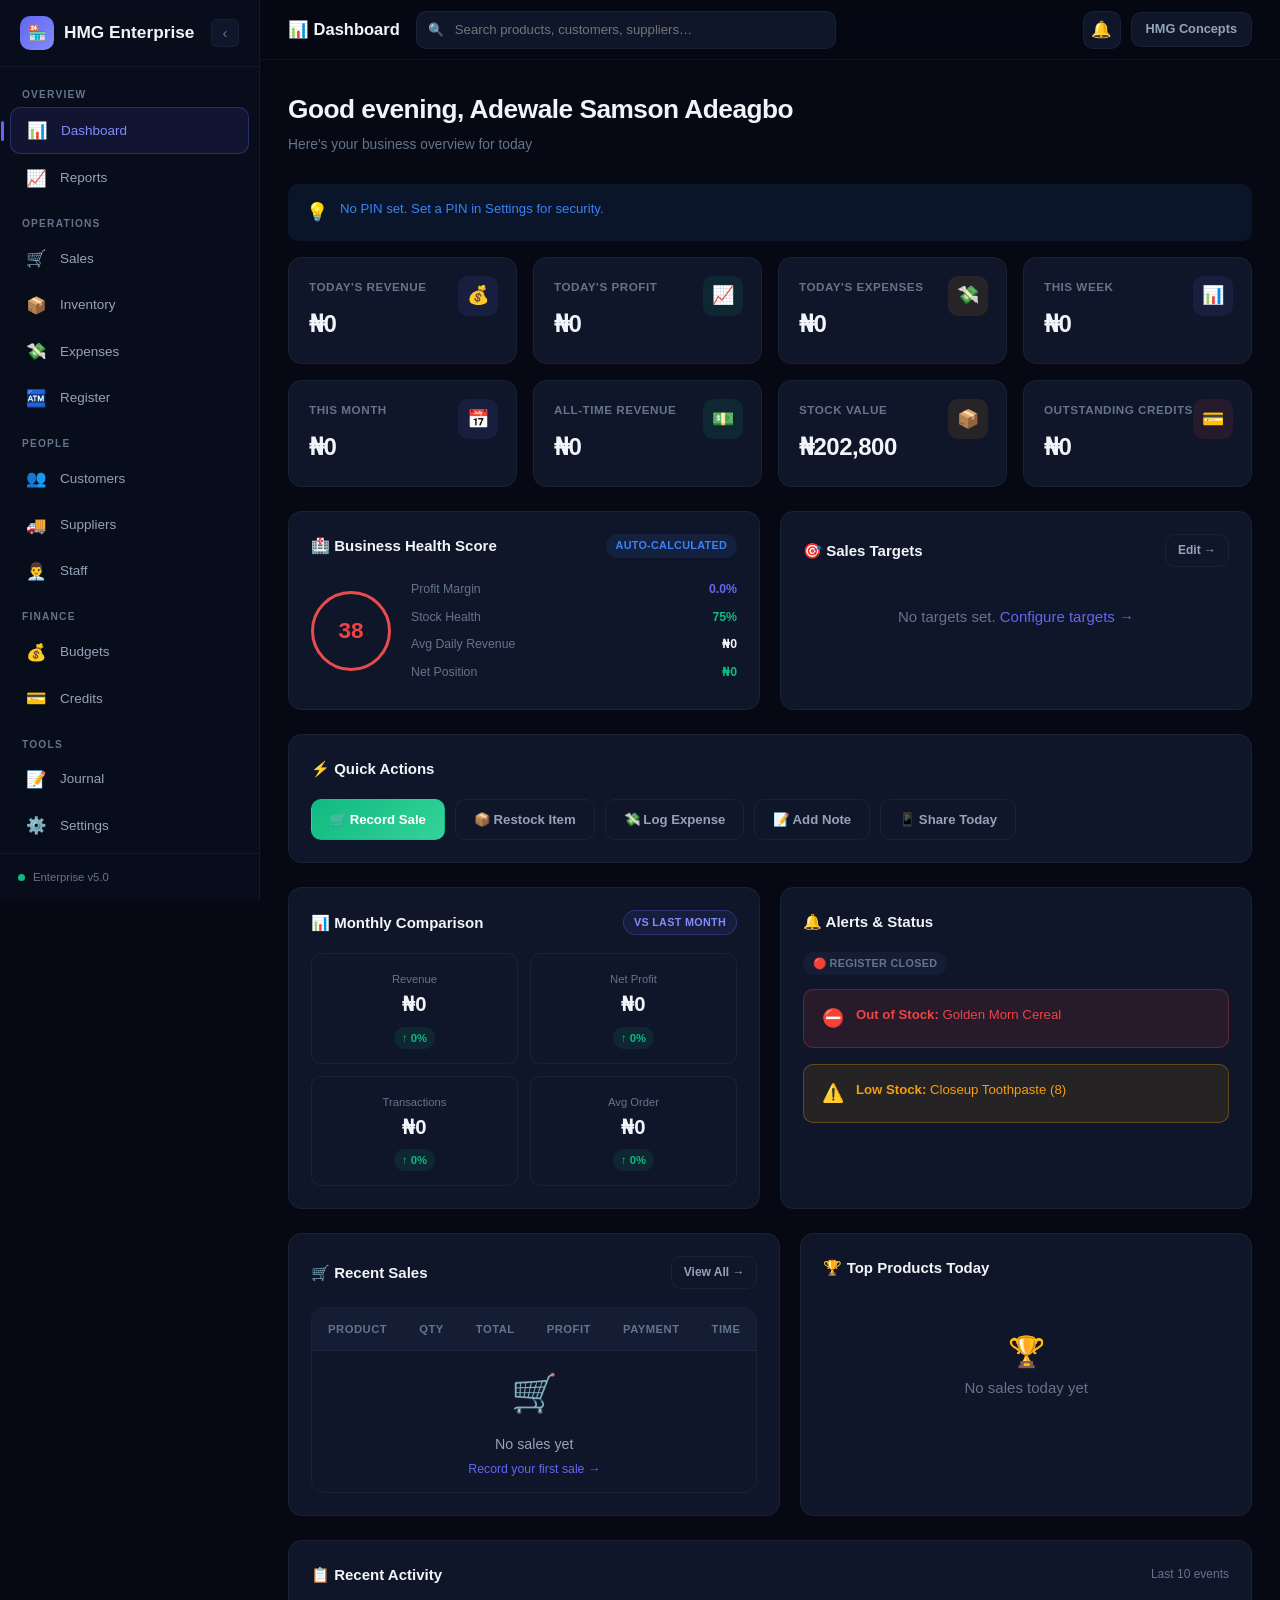
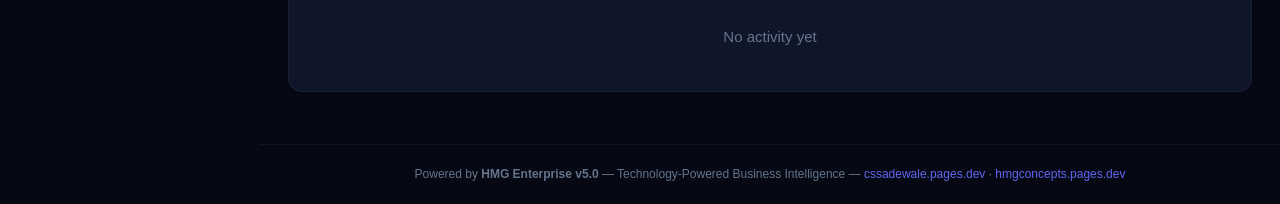
<file: index.html>
<!DOCTYPE html>
<html lang="en">
<head>
  <meta charset="UTF-8">
  <meta name="viewport" content="width=device-width, initial-scale=1.0">
  <title>Dashboard — HMG Enterprise v5.0</title>
  <link rel="stylesheet" href="css/style.css">
  <link rel="manifest" href="manifest.json">
  <meta name="theme-color" content="#6366f1">
</head>
<body data-page="dashboard">

  <!-- ─── SIDEBAR ──────────────────────────────────────────────── -->
  <aside class="sidebar" id="sidebar">
    <div class="sidebar-header">
      <div class="sidebar-logo">
        <div class="logo-icon">🏪</div>
        <span>HMG Enterprise</span>
      </div>
      <button class="sidebar-collapse-btn" onclick="toggleSidebar()" title="Toggle sidebar">‹</button>
    </div>
    <nav class="sidebar-nav">
      <div class="nav-group">
        <div class="nav-group-title">Overview</div>
        <a href="index.html" class="nav-item active" data-page="index.html"><span class="nav-icon">📊</span><span class="nav-text">Dashboard</span></a>
        <a href="reports.html" class="nav-item" data-page="reports.html"><span class="nav-icon">📈</span><span class="nav-text">Reports</span></a>
      </div>
      <div class="nav-group">
        <div class="nav-group-title">Operations</div>
        <a href="sales.html" class="nav-item" data-page="sales.html"><span class="nav-icon">🛒</span><span class="nav-text">Sales</span></a>
        <a href="inventory.html" class="nav-item" data-page="inventory.html"><span class="nav-icon">📦</span><span class="nav-text">Inventory</span></a>
        <a href="expenses.html" class="nav-item" data-page="expenses.html"><span class="nav-icon">💸</span><span class="nav-text">Expenses</span></a>
        <a href="register.html" class="nav-item" data-page="register.html"><span class="nav-icon">🏧</span><span class="nav-text">Register</span></a>
      </div>
      <div class="nav-group">
        <div class="nav-group-title">People</div>
        <a href="customers.html" class="nav-item" data-page="customers.html"><span class="nav-icon">👥</span><span class="nav-text">Customers</span></a>
        <a href="suppliers.html" class="nav-item" data-page="suppliers.html"><span class="nav-icon">🚚</span><span class="nav-text">Suppliers</span></a>
        <a href="staff.html" class="nav-item" data-page="staff.html"><span class="nav-icon">👨‍💼</span><span class="nav-text">Staff</span></a>
      </div>
      <div class="nav-group">
        <div class="nav-group-title">Finance</div>
        <a href="budgets.html" class="nav-item" data-page="budgets.html"><span class="nav-icon">💰</span><span class="nav-text">Budgets</span></a>
        <a href="credits.html" class="nav-item" data-page="credits.html"><span class="nav-icon">💳</span><span class="nav-text">Credits</span></a>
      </div>
      <div class="nav-group">
        <div class="nav-group-title">Tools</div>
        <a href="journal.html" class="nav-item" data-page="journal.html"><span class="nav-icon">📝</span><span class="nav-text">Journal</span></a>
        <a href="settings.html" class="nav-item" data-page="settings.html"><span class="nav-icon">⚙️</span><span class="nav-text">Settings</span></a>
      </div>
    </nav>
    <div class="sidebar-footer">
      <div class="footer-dot"></div>
      <div class="sidebar-footer-info">Enterprise v5.0</div>
    </div>
  </aside>
  <div class="sidebar-overlay" id="sidebarOverlay" onclick="toggleSidebar()"></div>

  <!-- ─── MAIN CONTENT ─────────────────────────────────────────── -->
  <main class="main-content">
    <header class="topbar">
      <button class="topbar-hamburger" onclick="toggleSidebar()">☰</button>
      <div class="topbar-title">📊 Dashboard</div>
      <div class="topbar-search">
        <input type="text" id="globalSearch" placeholder="Search products, customers, suppliers…">
      </div>
      <div class="topbar-actions">
        <button class="topbar-btn" id="notifBtn" onclick="toggleNotifPanel()">🔔<span class="notif-badge" id="notifBadge" style="display:none">0</span></button>
        <div class="topbar-biz-name" id="bizNameNav">HMG Concepts</div>
      </div>
    </header>

    <!-- Search Panel -->
    <div class="search-panel" id="searchPanel"></div>
    <!-- Notification Panel -->
    <div class="notif-panel" id="notifPanel">
      <div class="notif-panel-header"><span>Notifications</span><button class="btn btn-sm btn-ghost" onclick="ST.saveNotifications([]);renderNotifPanel();updateNotifBadge()">Clear all</button></div>
      <div id="notifList"></div>
    </div>

    <div class="page-content">
      <!-- Greeting -->
      <div class="page-header">
        <h1 id="greeting">Good morning, Owner</h1>
        <p class="page-subtitle">Here's your business overview for today</p>
      </div>

      <!-- Data Health Alerts -->
      <div id="healthAlerts"></div>

      <!-- KPI Cards -->
      <div class="kpi-grid" id="kpiGrid">
        <div class="kpi-card">
          <div class="kpi-icon primary">💰</div>
          <div class="kpi-label">Today's Revenue</div>
          <div class="kpi-value" id="kpiTodayRev">—</div>
        </div>
        <div class="kpi-card">
          <div class="kpi-icon success">📈</div>
          <div class="kpi-label">Today's Profit</div>
          <div class="kpi-value" id="kpiTodayProfit">—</div>
        </div>
        <div class="kpi-card">
          <div class="kpi-icon warning">💸</div>
          <div class="kpi-label">Today's Expenses</div>
          <div class="kpi-value" id="kpiTodayExp">—</div>
        </div>
        <div class="kpi-card">
          <div class="kpi-icon primary">📊</div>
          <div class="kpi-label">This Week</div>
          <div class="kpi-value" id="kpiWeekRev">—</div>
        </div>
        <div class="kpi-card">
          <div class="kpi-icon primary">📅</div>
          <div class="kpi-label">This Month</div>
          <div class="kpi-value" id="kpiMonthRev">—</div>
        </div>
        <div class="kpi-card">
          <div class="kpi-icon success">💵</div>
          <div class="kpi-label">All-Time Revenue</div>
          <div class="kpi-value" id="kpiTotalRev">—</div>
        </div>
        <div class="kpi-card">
          <div class="kpi-icon warning">📦</div>
          <div class="kpi-label">Stock Value</div>
          <div class="kpi-value" id="kpiStockVal">—</div>
        </div>
        <div class="kpi-card">
          <div class="kpi-icon danger">💳</div>
          <div class="kpi-label">Outstanding Credits</div>
          <div class="kpi-value" id="kpiCredits">—</div>
        </div>
      </div>

      <!-- Health Score + Sales Targets -->
      <div class="section-grid mb-6">
        <!-- Health Score -->
        <div class="card">
          <div class="card-header">
            <span class="card-title">🏥 Business Health Score</span>
            <span class="badge badge-info">Auto-calculated</span>
          </div>
          <div class="health-score" id="healthScoreArea">
            <div class="text-center text-muted" style="padding:20px">Calculating…</div>
          </div>
        </div>
        <!-- Sales Targets -->
        <div class="card">
          <div class="card-header">
            <span class="card-title">🎯 Sales Targets</span>
            <a href="settings.html" class="btn btn-sm btn-outline">Edit →</a>
          </div>
          <div id="targetsArea">
            <div class="text-center text-muted" style="padding:20px">No targets set</div>
          </div>
        </div>
      </div>

      <!-- Quick Actions -->
      <div class="card mb-6">
        <div class="card-header"><span class="card-title">⚡ Quick Actions</span></div>
        <div style="display:flex;gap:10px;flex-wrap:wrap">
          <a href="sales.html" class="btn btn-success">🛒 Record Sale</a>
          <a href="inventory.html" class="btn btn-outline">📦 Restock Item</a>
          <a href="expenses.html" class="btn btn-outline">💸 Log Expense</a>
          <a href="journal.html" class="btn btn-outline">📝 Add Note</a>
          <button class="btn btn-outline" onclick="shareWhatsApp(generateShareSummary('today'))">📱 Share Today</button>
        </div>
      </div>

      <!-- Monthly Comparison + Alerts -->
      <div class="section-grid mb-6">
        <!-- Monthly Comparison -->
        <div class="card" id="monthlyComparison">
          <div class="card-header">
            <span class="card-title">📊 Monthly Comparison</span>
            <span class="badge badge-primary">vs Last Month</span>
          </div>
          <div id="comparisonArea"></div>
        </div>
        <!-- Register Status + Alerts -->
        <div class="card">
          <div class="card-header">
            <span class="card-title">🔔 Alerts & Status</span>
          </div>
          <div style="display:flex;align-items:center;gap:10px;margin-bottom:14px" id="registerStatusBadge"></div>
          <div id="stockAlerts"></div>
          <div id="creditAlerts"></div>
        </div>
      </div>

      <!-- Recent Sales + Top Products -->
      <div class="section-grid mb-6">
        <div class="card">
          <div class="card-header">
            <span class="card-title">🛒 Recent Sales</span>
            <a href="sales.html" class="btn btn-sm btn-outline">View All →</a>
          </div>
          <div class="table-wrapper">
            <table class="data-table">
              <thead><tr><th>Product</th><th>Qty</th><th>Total</th><th>Profit</th><th>Payment</th><th>Time</th></tr></thead>
              <tbody id="recentSalesBody">
                <tr><td colspan="6" class="table-empty"><div class="empty-icon">🛒</div><div class="empty-text">No sales yet</div><div class="empty-hint"><a href="sales.html">Record your first sale →</a></div></td></tr>
              </tbody>
            </table>
          </div>
        </div>
        <div class="card">
          <div class="card-header">
            <span class="card-title">🏆 Top Products Today</span>
          </div>
          <div id="topProductsToday">
            <div class="text-center text-muted" style="padding:30px"><div style="font-size:2rem">🏆</div>No sales today yet</div>
          </div>
        </div>
      </div>

      <!-- Activity Feed -->
      <div class="card mb-6">
        <div class="card-header">
          <span class="card-title">📋 Recent Activity</span>
          <span class="text-muted" style="font-size:0.8rem">Last 10 events</span>
        </div>
        <div id="activityFeed">
          <div class="text-center text-muted" style="padding:20px">No activity yet</div>
        </div>
      </div>

    </div>

    <footer class="page-footer">
      <p>Powered by <strong>HMG Enterprise v5.0</strong> — Technology-Powered Business Intelligence — <a href="https://cssadewale.pages.dev">cssadewale.pages.dev</a> · <a href="https://hmgconcepts.pages.dev">hmgconcepts.pages.dev</a></p>
    </footer>
  </main>

  <div class="toast-container" id="toastContainer"></div>

  <script src="js/storage.js"></script>
  <script src="js/app.js"></script>
  <script>
  (function(){
    const sales=ST.sales(),exps=ST.expenses(),products=ST.products();
    const todaySales=sales.filter(s=>isToday(s.date));
    const weekSales=sales.filter(s=>isThisWeek(s.date));
    const monthSales=sales.filter(s=>isThisMonth(s.date));
    const todayExps=exps.filter(e=>isToday(e.date));

    // KPIs
    document.getElementById('kpiTodayRev').textContent=ST.fmt(sum(todaySales,'total'));
    document.getElementById('kpiTodayProfit').textContent=ST.fmt(sum(todaySales,'profit'));
    document.getElementById('kpiTodayExp').textContent=ST.fmt(sum(todayExps,'amount'));
    document.getElementById('kpiWeekRev').textContent=ST.fmt(sum(weekSales,'total'));
    document.getElementById('kpiMonthRev').textContent=ST.fmt(sum(monthSales,'total'));
    document.getElementById('kpiTotalRev').textContent=ST.fmt(sum(sales,'total'));
    document.getElementById('kpiStockVal').textContent=ST.fmt(products.reduce((a,p)=>a+p.price*p.stock,0));
    const outstanding=ST.credits().filter(c=>c.status!=='paid').reduce((a,c)=>a+(c.total-(c.paid||0)),0);
    document.getElementById('kpiCredits').textContent=ST.fmt(outstanding);

    // Monthly comparison
    const mc=ST.monthlyComparison();
    let mcHTML='<div style="display:grid;grid-template-columns:1fr 1fr;gap:12px">';
    function mcCard(label,cur,prev,pctKey){
      const ch=mc.changes[pctKey];const up=parseFloat(ch)>=0;
      // Use prev != null check (not just truthiness) so prev=0 still shows the change
      return'<div class="stat-item"><div class="stat-label">'+label+'</div><div class="stat-value">'+ST.fmt(cur)+'</div>'+
        (prev!=null?'<div class="kpi-change '+(up?'up':'down')+'">'+(up?'↑':'↓')+' '+Math.abs(parseFloat(ch))+'%</div>':'')+'</div>';
    }
    mcHTML+=mcCard('Revenue',mc.current.revenue,mc.previous.revenue,'revenue');
    mcHTML+=mcCard('Net Profit',mc.current.netProfit,mc.previous.netProfit,'profit');
    mcHTML+=mcCard('Transactions',mc.current.transactions,mc.previous.transactions,'transactions');
    mcHTML+=mcCard('Avg Order',mc.current.avgOrder,mc.previous.avgOrder,'avgOrder');
    mcHTML+='</div>';
    document.getElementById('comparisonArea').innerHTML=mcHTML;

    // Health Score
    const hs=ST.healthScore();
    const hsClass=hs.score>=70?'good':hs.score>=40?'warning':'danger';
    document.getElementById('healthScoreArea').innerHTML=
      '<div class="health-score-circle '+hsClass+'">'+hs.score+'</div>'+
      '<div class="health-metrics">'+
      '<div class="health-metric"><span class="health-metric-label">Profit Margin</span><span class="health-metric-value text-primary">'+hs.details.marginPct+'%</span></div>'+
      '<div class="health-metric"><span class="health-metric-label">Stock Health</span><span class="health-metric-value text-success">'+hs.details.stockHealth+'%</span></div>'+
      '<div class="health-metric"><span class="health-metric-label">Avg Daily Revenue</span><span class="health-metric-value">'+ST.fmt(hs.details.avgDailyRev)+'</span></div>'+
      '<div class="health-metric"><span class="health-metric-label">Net Position</span><span class="health-metric-value '+(hs.details.netPos>=0?'text-success':'text-danger')+'">'+ST.fmt(hs.details.netPos)+'</span></div>'+
      '</div>';

    // Data Health Alerts
    const dh=ST.dataHealthCheck();
    let alertsHTML='';
    dh.issues.forEach(i=>{
      const cls=i.severity==='danger'?'alert-danger':i.severity==='warning'?'alert-warning':'alert-info';
      const icon=i.severity==='danger'?'🚨':i.severity==='warning'?'⚠️':'💡';
      alertsHTML+='<div class="alert '+cls+'"><span class="alert-icon">'+icon+'</span><span>'+i.msg+'</span></div>';
    });
    document.getElementById('healthAlerts').innerHTML=alertsHTML;

    // Sales Targets
    const targets=ST.targets();
    let tHTML='';
    if(targets.daily>0){
      const p=Math.min(100,sum(todaySales,'total')/targets.daily*100);
      tHTML+='<div class="mb-4"><div class="progress-label"><span>Daily Target</span><span>'+ST.fmt(sum(todaySales,'total'))+' / '+ST.fmt(targets.daily)+' ('+p.toFixed(0)+'%)</span></div><div class="progress-bar"><div class="progress-bar-fill '+(p>=100?'success':p>=70?'warning':'')+'" style="width:'+p+'%"></div></div></div>';
    }
    if(targets.weekly>0){
      const p=Math.min(100,sum(weekSales,'total')/targets.weekly*100);
      tHTML+='<div class="mb-4"><div class="progress-label"><span>Weekly Target</span><span>'+ST.fmt(sum(weekSales,'total'))+' / '+ST.fmt(targets.weekly)+' ('+p.toFixed(0)+'%)</span></div><div class="progress-bar"><div class="progress-bar-fill '+(p>=100?'success':p>=70?'warning':'')+'" style="width:'+p+'%"></div></div></div>';
    }
    if(targets.monthly>0){
      const p=Math.min(100,sum(monthSales,'total')/targets.monthly*100);
      tHTML+='<div class="mb-4"><div class="progress-label"><span>Monthly Target</span><span>'+ST.fmt(sum(monthSales,'total'))+' / '+ST.fmt(targets.monthly)+' ('+p.toFixed(0)+'%)</span></div><div class="progress-bar"><div class="progress-bar-fill '+(p>=100?'success':p>=70?'warning':'')+'" style="width:'+p+'%"></div></div></div>';
    }
    if(!tHTML)tHTML='<div class="text-center text-muted" style="padding:20px">No targets set. <a href="settings.html">Configure targets →</a></div>';
    document.getElementById('targetsArea').innerHTML=tHTML;

    // Register Status
    const regData=ST.registerData();
    const lastReg=[...regData].reverse().find(r=>true);
    const isRegOpen=lastReg&&lastReg.type==='open';
    document.getElementById('registerStatusBadge').innerHTML=isRegOpen
      ?'<span class="badge badge-success">🟢 Register Open</span>'
      :'<span class="badge badge-muted">🔴 Register Closed</span>';

    // Stock Alerts
    const outItems=products.filter(p=>p.active&&p.stock===0);
    const lowItems=products.filter(p=>p.active&&p.stock>0&&p.stock<=(p.reorderLevel||10));
    let stockHTML='';
    if(outItems.length)stockHTML+='<div class="alert alert-danger"><span class="alert-icon">⛔</span><span><strong>Out of Stock:</strong> '+outItems.map(p=>p.name).join(', ')+'</span></div>';
    if(lowItems.length)stockHTML+='<div class="alert alert-warning"><span class="alert-icon">⚠️</span><span><strong>Low Stock:</strong> '+lowItems.map(p=>p.name+' ('+p.stock+')').join(' | ')+'</span></div>';
    if(!stockHTML)stockHTML='<div class="text-muted" style="font-size:0.85rem">All stock levels healthy ✅</div>';
    document.getElementById('stockAlerts').innerHTML=stockHTML;

    // Credit alerts
    const overdue=ST.credits().filter(c=>c.status==='pending'&&c.dueDate&&new Date(c.dueDate)<new Date());
    let creditHTML='';
    if(overdue.length)creditHTML+='<div class="alert alert-danger mt-2"><span class="alert-icon">💳</span><span><strong>'+overdue.length+' overdue credit(s)</strong> need follow-up</span></div>';
    document.getElementById('creditAlerts').innerHTML=creditHTML;

    // Recent Sales
    const recent=[...sales].reverse().slice(0,10);
    if(recent.length){
      document.getElementById('recentSalesBody').innerHTML=recent.map(s=>
        '<tr><td><strong>'+s.productName+'</strong></td><td>'+s.qty+(s.unit?' '+s.unit:'')+'</td>'+
        '<td><strong>'+ST.fmt(s.total)+'</strong></td><td>'+ST.fmt(s.profit||0)+'</td>'+
        '<td><span class="tag">'+(s.payMethod||'Cash')+'</span></td>'+
        '<td class="text-muted">'+formatTime(s.date)+'</td></tr>'
      ).join('');
    }

    // Top Products Today
    const byProd={};
    todaySales.forEach(s=>{if(!byProd[s.productName])byProd[s.productName]={qty:0,rev:0};byProd[s.productName].qty+=s.qty;byProd[s.productName].rev+=s.total});
    const topToday=Object.entries(byProd).sort((a,b)=>b[1].rev-a[1].rev).slice(0,5);
    if(topToday.length){
      document.getElementById('topProductsToday').innerHTML='<div style="display:flex;flex-direction:column;gap:10px">'+
        topToday.map(([n,d],i)=>
          '<div style="display:flex;align-items:center;gap:12px;padding:10px;background:var(--surface-2);border-radius:var(--radius)">'+
          '<div style="width:28px;height:28px;border-radius:50%;background:var(--primary-bg);display:flex;align-items:center;justify-content:center;font-size:0.8rem;font-weight:700;color:var(--primary-light)">'+(i+1)+'</div>'+
          '<div style="flex:1"><div style="font-weight:600">'+n+'</div><div class="text-muted" style="font-size:0.78rem">'+d.qty+' units</div></div>'+
          '<div style="font-weight:700">'+ST.fmt(d.rev)+'</div></div>'
        ).join('')+'</div>';
    }

    // Activity Feed
    const actLog=ST.activityLog(),recentAct=[...actLog].reverse().slice(0,10);
    const iconMap={sale:'🛒',restock:'📦',expense:'💸',register:'🏧',product:'📋',setting:'⚙️',backup:'💾',supplier:'🚚',credit:'💳'};
    if(recentAct.length){
      document.getElementById('activityFeed').innerHTML=recentAct.map(a=>
        '<div class="activity-item"><div class="activity-icon '+(a.type||'')+'">'+(iconMap[a.type]||'📋')+'</div>'+
        '<div class="activity-body"><div class="activity-text">'+a.message+'</div>'+
        '<div class="activity-time">'+timeAgo(a.date)+'</div></div></div>'
      ).join('');
    }
  })();
  </script>
</body>
</html>
</file>
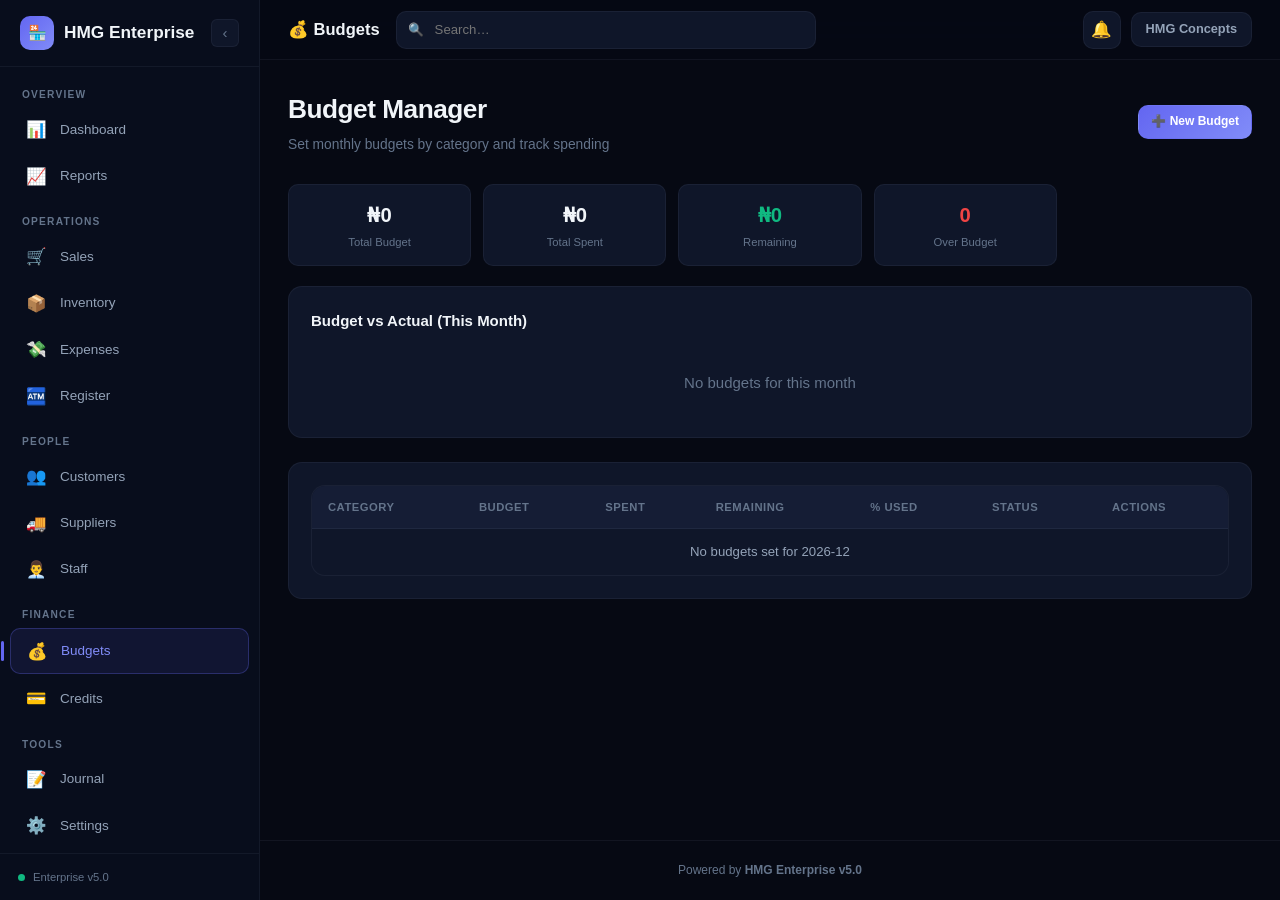
<file: budgets.html>
<!DOCTYPE html>
<html lang="en">
<head>
  <meta charset="UTF-8">
  <meta name="viewport" content="width=device-width, initial-scale=1.0">
  <title>Budgets — HMG Enterprise v5.0</title>
  <link rel="stylesheet" href="css/style.css"><link rel="manifest" href="manifest.json"><meta name="theme-color" content="#6366f1">
</head>
<body>
  <aside class="sidebar" id="sidebar"><div class="sidebar-header"><div class="sidebar-logo"><div class="logo-icon">🏪</div><span>HMG Enterprise</span></div><button class="sidebar-collapse-btn" onclick="toggleSidebar()">‹</button></div><nav class="sidebar-nav"><div class="nav-group"><div class="nav-group-title">Overview</div><a href="index.html" class="nav-item"><span class="nav-icon">📊</span><span class="nav-text">Dashboard</span></a><a href="reports.html" class="nav-item"><span class="nav-icon">📈</span><span class="nav-text">Reports</span></a></div><div class="nav-group"><div class="nav-group-title">Operations</div><a href="sales.html" class="nav-item"><span class="nav-icon">🛒</span><span class="nav-text">Sales</span></a><a href="inventory.html" class="nav-item"><span class="nav-icon">📦</span><span class="nav-text">Inventory</span></a><a href="expenses.html" class="nav-item"><span class="nav-icon">💸</span><span class="nav-text">Expenses</span></a><a href="register.html" class="nav-item"><span class="nav-icon">🏧</span><span class="nav-text">Register</span></a></div><div class="nav-group"><div class="nav-group-title">People</div><a href="customers.html" class="nav-item"><span class="nav-icon">👥</span><span class="nav-text">Customers</span></a><a href="suppliers.html" class="nav-item"><span class="nav-icon">🚚</span><span class="nav-text">Suppliers</span></a><a href="staff.html" class="nav-item"><span class="nav-icon">👨‍💼</span><span class="nav-text">Staff</span></a></div><div class="nav-group"><div class="nav-group-title">Finance</div><a href="budgets.html" class="nav-item active"><span class="nav-icon">💰</span><span class="nav-text">Budgets</span></a><a href="credits.html" class="nav-item"><span class="nav-icon">💳</span><span class="nav-text">Credits</span></a></div><div class="nav-group"><div class="nav-group-title">Tools</div><a href="journal.html" class="nav-item"><span class="nav-icon">📝</span><span class="nav-text">Journal</span></a><a href="settings.html" class="nav-item"><span class="nav-icon">⚙️</span><span class="nav-text">Settings</span></a></div></nav><div class="sidebar-footer"><div class="footer-dot"></div><div class="sidebar-footer-info">Enterprise v5.0</div></div></aside>
  <div class="sidebar-overlay" id="sidebarOverlay" onclick="toggleSidebar()"></div>
  <main class="main-content">
    <header class="topbar"><button class="topbar-hamburger" onclick="toggleSidebar()">☰</button><div class="topbar-title">💰 Budgets</div><div class="topbar-search"><input type="text" id="globalSearch" placeholder="Search…"></div><div class="topbar-actions"><button class="topbar-btn" id="notifBtn" onclick="toggleNotifPanel()">🔔<span class="notif-badge" id="notifBadge" style="display:none">0</span></button><div class="topbar-biz-name" id="bizNameNav">HMG Concepts</div></div></header>
    <div class="search-panel" id="searchPanel"></div><div class="notif-panel" id="notifPanel"><div class="notif-panel-header"><span>Notifications</span><button class="btn btn-sm btn-ghost" onclick="ST.saveNotifications([]);renderNotifPanel();updateNotifBadge()">Clear all</button></div><div id="notifList"></div></div>
    <div class="page-content">
      <div class="page-header"><div class="page-header-row"><div><h1>Budget Manager</h1><p class="page-subtitle">Set monthly budgets by category and track spending</p></div><div class="page-header-actions"><button class="btn btn-primary btn-sm" onclick="openModal('budgetModal')">➕ New Budget</button></div></div></div>
      <div class="stats-row" id="budgetStats"></div>
      <div class="card mb-6"><div class="card-header"><span class="card-title">Budget vs Actual (This Month)</span></div><div id="budgetBars"><div class="text-center text-muted" style="padding:20px">No budgets for this month</div></div></div>
      <div class="card"><div class="table-wrapper"><table class="data-table"><thead><tr><th>Category</th><th>Budget</th><th>Spent</th><th>Remaining</th><th>% Used</th><th>Status</th><th>Actions</th></tr></thead><tbody id="budgetBody"></tbody></table></div></div>
    </div>
    <footer class="page-footer"><p>Powered by <strong>HMG Enterprise v5.0</strong></p></footer>
  </main>
  <div class="modal-overlay" id="budgetModal"><div class="modal" style="max-width:400px"><div class="modal-header"><span class="modal-title">New Budget</span><button class="modal-close" onclick="closeModal('budgetModal')">✕</button></div><div class="modal-body"><input type="hidden" id="editBudId"><div class="form-group"><label class="form-label">Category</label><select id="bCategory" class="form-select"><option>Rent</option><option>Utilities</option><option>Salaries</option><option>Transport</option><option>Supplies</option><option>Maintenance</option><option>Marketing</option><option>Tax</option><option>Insurance</option><option>Food</option><option>Miscellaneous</option></select></div><div class="form-group"><label class="form-label">Monthly Budget Amount</label><input type="number" id="bAmount" class="form-input" min="0"></div></div><div class="modal-footer"><button class="btn btn-outline" onclick="closeModal('budgetModal')">Cancel</button><button class="btn btn-primary" onclick="saveBudget()">💾 Save</button></div></div></div>
  <div class="toast-container" id="toastContainer"></div>
  <script src="js/storage.js"></script><script src="js/app.js"></script>
  <script>
  let allBudgets=ST.budgets();
  const now=new Date();const thisMonth=now.getFullYear()+'-'+String(now.getMonth()+1).padStart(2,'0');
  function getSpent(category){
    return ST.expenses().filter(e=>{const d=new Date(e.date);return d.getMonth()===now.getMonth()&&d.getFullYear()===now.getFullYear()&&e.category===category})
      .reduce((a,e)=>a+e.amount,0);
  }
  function updateStats(){
    const monthBudgets=allBudgets.filter(b=>b.month===thisMonth);
    const totalBudget=monthBudgets.reduce((a,b)=>a+(b.amount||0),0);
    const totalSpent=monthBudgets.reduce((a,b)=>a+getSpent(b.category),0);
    const overBudget=monthBudgets.filter(b=>getSpent(b.category)>(b.amount||0)).length;
    document.getElementById('budgetStats').innerHTML=
      '<div class="stat-item"><div class="stat-value">'+ST.fmt(totalBudget)+'</div><div class="stat-label">Total Budget</div></div>'+
      '<div class="stat-item"><div class="stat-value">'+ST.fmt(totalSpent)+'</div><div class="stat-label">Total Spent</div></div>'+
      '<div class="stat-item"><div class="stat-value '+(totalBudget-totalSpent>=0?'text-success':'text-danger')+'">'+ST.fmt(totalBudget-totalSpent)+'</div><div class="stat-label">Remaining</div></div>'+
      '<div class="stat-item"><div class="stat-value text-danger">'+overBudget+'</div><div class="stat-label">Over Budget</div></div>';
  }
  function renderBudgets(){
    const monthBudgets=allBudgets.filter(b=>b.month===thisMonth);
    if(!monthBudgets.length){document.getElementById('budgetBody').innerHTML='<tr><td colspan="7" class="table-empty">No budgets set for '+thisMonth+'</td></tr>';return}
    // Visual bars
    document.getElementById('budgetBars').innerHTML=monthBudgets.map(b=>{
      const spent=getSpent(b.category);const pct=b.amount>0?(spent/b.amount*100):0;
      const cls=pct>=100?'danger':pct>=80?'warning':'success';
      return'<div style="margin-bottom:14px"><div class="progress-label"><span>'+b.category+'</span><span>'+ST.fmt(spent)+' / '+ST.fmt(b.amount)+' ('+pct.toFixed(0)+'%)</span></div><div class="progress-bar"><div class="progress-bar-fill '+cls+'" style="width:'+Math.min(pct,100)+'%"></div></div></div>';
    }).join('');
    // Table
    document.getElementById('budgetBody').innerHTML=monthBudgets.map(b=>{
      const spent=getSpent(b.category);const pct=b.amount>0?(spent/b.amount*100):0;
      const cls=pct>=100?'badge-danger':pct>=80?'badge-warning':'badge-success';
      return'<tr><td><strong>'+b.category+'</strong></td><td>'+ST.fmt(b.amount)+'</td><td>'+ST.fmt(spent)+'</td>'+
        '<td class="'+(b.amount-spent>=0?'text-success':'text-danger')+'">'+ST.fmt(b.amount-spent)+'</td>'+
        '<td>'+pct.toFixed(0)+'%</td><td><span class="badge '+cls+'">'+(pct>=100?'Over Budget':pct>=80?'Near Limit':'On Track')+'</span></td>'+
        '<td><div class="table-actions"><button class="btn btn-sm btn-ghost" onclick="editBudget(\''+b.id+'\')">✏️</button>'+
        '<button class="btn btn-sm btn-ghost text-danger" onclick="deleteBudget(\''+b.id+'\')">🗑</button></div></td></tr>';
    }).join('');
  }
  function editBudget(id){
    const b=allBudgets.find(x=>x.id===id);if(!b)return;
    document.getElementById('editBudId').value=id;
    document.getElementById('bCategory').value=b.category;
    document.getElementById('bAmount').value=b.amount;
    openModal('budgetModal');
  }
  function saveBudget(){
    const id=document.getElementById('editBudId').value;
    const amount=parseFloat(document.getElementById('bAmount').value)||0;
    if(amount<=0){showToast('Amount must be greater than 0','warning');return}
    const data={category:document.getElementById('bCategory').value,amount,month:thisMonth};
    if(id)data.id=id;
    ST.saveBudget(data);allBudgets=ST.budgets();
    closeModal('budgetModal');showToast('Budget saved!','success');
    document.getElementById('editBudId').value='';document.getElementById('bAmount').value='';
    renderBudgets();updateStats();
  }
  function deleteBudget(id){
    allBudgets=allBudgets.filter(b=>b.id!==id);ST.saveBudgets(allBudgets);
    renderBudgets();updateStats();showToast('Budget deleted','info');
  }
  updateStats();renderBudgets();
  </script>
</body>
</html>
</file>
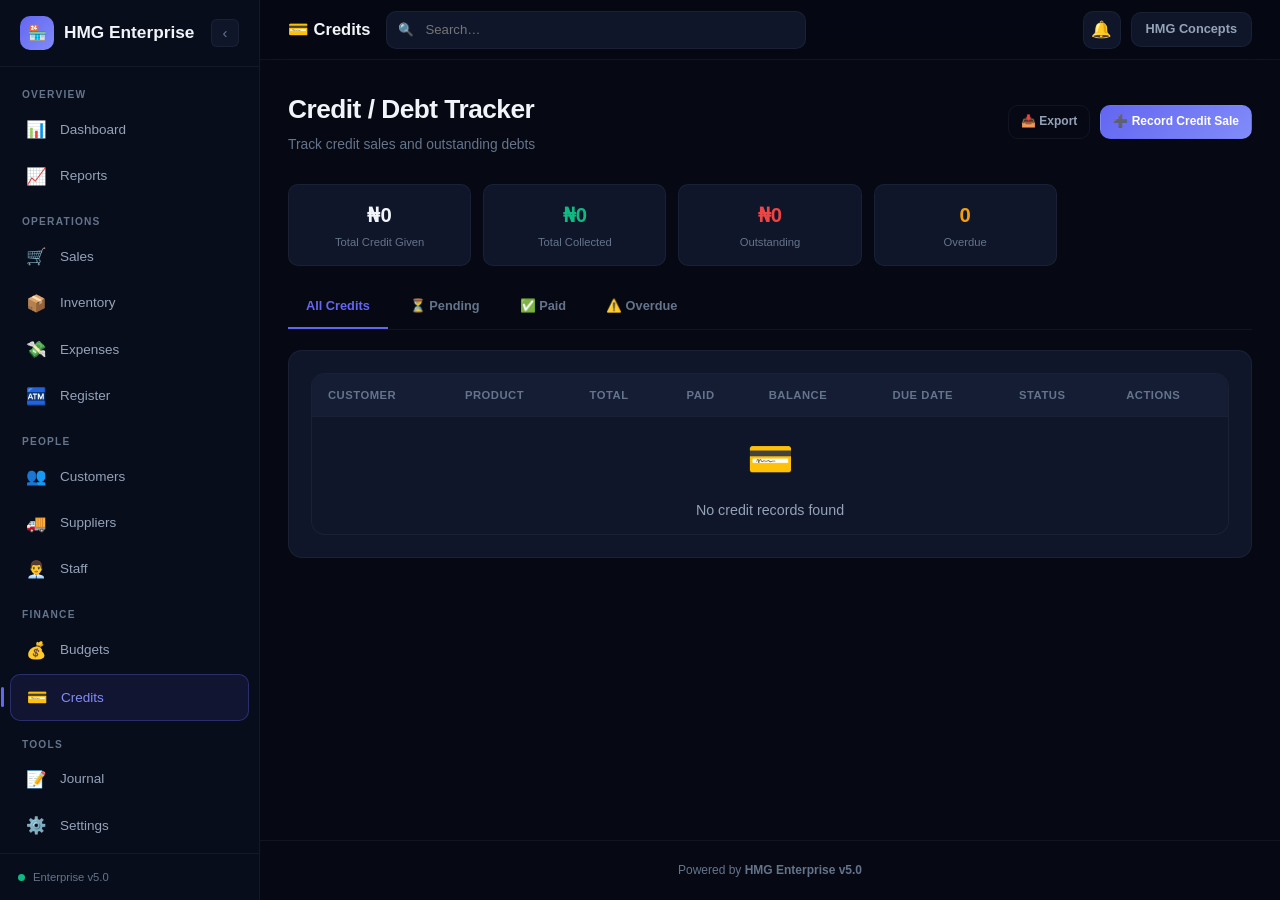
<file: credits.html>
<!DOCTYPE html>
<html lang="en">
<head>
  <meta charset="UTF-8">
  <meta name="viewport" content="width=device-width, initial-scale=1.0">
  <title>Credits — HMG Enterprise v5.0</title>
  <link rel="stylesheet" href="css/style.css"><link rel="manifest" href="manifest.json"><meta name="theme-color" content="#6366f1">
</head>
<body>
  <aside class="sidebar" id="sidebar"><div class="sidebar-header"><div class="sidebar-logo"><div class="logo-icon">🏪</div><span>HMG Enterprise</span></div><button class="sidebar-collapse-btn" onclick="toggleSidebar()">‹</button></div><nav class="sidebar-nav"><div class="nav-group"><div class="nav-group-title">Overview</div><a href="index.html" class="nav-item"><span class="nav-icon">📊</span><span class="nav-text">Dashboard</span></a><a href="reports.html" class="nav-item"><span class="nav-icon">📈</span><span class="nav-text">Reports</span></a></div><div class="nav-group"><div class="nav-group-title">Operations</div><a href="sales.html" class="nav-item"><span class="nav-icon">🛒</span><span class="nav-text">Sales</span></a><a href="inventory.html" class="nav-item"><span class="nav-icon">📦</span><span class="nav-text">Inventory</span></a><a href="expenses.html" class="nav-item"><span class="nav-icon">💸</span><span class="nav-text">Expenses</span></a><a href="register.html" class="nav-item"><span class="nav-icon">🏧</span><span class="nav-text">Register</span></a></div><div class="nav-group"><div class="nav-group-title">People</div><a href="customers.html" class="nav-item"><span class="nav-icon">👥</span><span class="nav-text">Customers</span></a><a href="suppliers.html" class="nav-item"><span class="nav-icon">🚚</span><span class="nav-text">Suppliers</span></a><a href="staff.html" class="nav-item"><span class="nav-icon">👨‍💼</span><span class="nav-text">Staff</span></a></div><div class="nav-group"><div class="nav-group-title">Finance</div><a href="budgets.html" class="nav-item"><span class="nav-icon">💰</span><span class="nav-text">Budgets</span></a><a href="credits.html" class="nav-item active"><span class="nav-icon">💳</span><span class="nav-text">Credits</span></a></div><div class="nav-group"><div class="nav-group-title">Tools</div><a href="journal.html" class="nav-item"><span class="nav-icon">📝</span><span class="nav-text">Journal</span></a><a href="settings.html" class="nav-item"><span class="nav-icon">⚙️</span><span class="nav-text">Settings</span></a></div></nav><div class="sidebar-footer"><div class="footer-dot"></div><div class="sidebar-footer-info">Enterprise v5.0</div></div></aside>
  <div class="sidebar-overlay" id="sidebarOverlay" onclick="toggleSidebar()"></div>
  <main class="main-content">
    <header class="topbar"><button class="topbar-hamburger" onclick="toggleSidebar()">☰</button><div class="topbar-title">💳 Credits</div><div class="topbar-search"><input type="text" id="globalSearch" placeholder="Search…"></div><div class="topbar-actions"><button class="topbar-btn" id="notifBtn" onclick="toggleNotifPanel()">🔔<span class="notif-badge" id="notifBadge" style="display:none">0</span></button><div class="topbar-biz-name" id="bizNameNav">HMG Concepts</div></div></header>
    <div class="search-panel" id="searchPanel"></div><div class="notif-panel" id="notifPanel"><div class="notif-panel-header"><span>Notifications</span><button class="btn btn-sm btn-ghost" onclick="ST.saveNotifications([]);renderNotifPanel();updateNotifBadge()">Clear all</button></div><div id="notifList"></div></div>
    <div class="page-content">
      <div class="page-header"><div class="page-header-row"><div><h1>Credit / Debt Tracker</h1><p class="page-subtitle">Track credit sales and outstanding debts</p></div><div class="page-header-actions"><button class="btn btn-outline btn-sm" onclick="exportCSV(ST.credits().map(c=>({customer:c.customer,product:c.productName,total:c.total,paid:c.paid||0,balance:c.total-(c.paid||0),status:c.status,dueDate:c.dueDate?formatDate(c.dueDate):''})),'credits.csv')">📥 Export</button><button class="btn btn-primary btn-sm" onclick="openModal('creditModal')">➕ Record Credit Sale</button></div></div></div>
      <div class="stats-row" id="creditStats"></div>
      <div class="tabs"><button class="tab active" onclick="filterCredits('all',this)">All Credits</button><button class="tab" onclick="filterCredits('pending',this)">⏳ Pending</button><button class="tab" onclick="filterCredits('paid',this)">✅ Paid</button><button class="tab" onclick="filterCredits('overdue',this)">⚠️ Overdue</button></div>
      <div class="card"><div class="table-wrapper"><table class="data-table"><thead><tr><th>Customer</th><th>Product</th><th>Total</th><th>Paid</th><th>Balance</th><th>Due Date</th><th>Status</th><th>Actions</th></tr></thead><tbody id="creditBody"></tbody></table></div></div>
    </div>
    <footer class="page-footer"><p>Powered by <strong>HMG Enterprise v5.0</strong></p></footer>
  </main>
  <div class="modal-overlay" id="creditModal"><div class="modal"><div class="modal-header"><span class="modal-title">Record Credit Sale</span><button class="modal-close" onclick="closeModal('creditModal')">✕</button></div><div class="modal-body"><div class="form-group"><label class="form-label">Customer Name <span class="required">*</span></label><input type="text" id="crCustomer" class="form-input" placeholder="Customer name" list="custList2"><datalist id="custList2"></datalist></div><div class="form-group"><label class="form-label">Product</label><input type="text" id="crProduct" class="form-input" placeholder="Product name"></div><div class="form-row"><div class="form-group"><label class="form-label">Total Amount <span class="required">*</span></label><input type="number" id="crTotal" class="form-input" min="0"></div><div class="form-group"><label class="form-label">Due Date</label><input type="date" id="crDue" class="form-input"></div></div><div class="form-group"><label class="form-label">Customer Phone</label><input type="text" id="crPhone" class="form-input" placeholder="For WhatsApp reminders"></div></div><div class="modal-footer"><button class="btn btn-outline" onclick="closeModal('creditModal')">Cancel</button><button class="btn btn-primary" onclick="saveCredit()">💾 Record</button></div></div></div>
  <div class="modal-overlay" id="paymentModal"><div class="modal" style="max-width:380px"><div class="modal-header"><span class="modal-title">Record Payment</span><button class="modal-close" onclick="closeModal('paymentModal')">✕</button></div><div class="modal-body"><input type="hidden" id="payCreditId"><p id="payInfo" style="font-weight:700;margin-bottom:12px"></p><div class="form-group"><label class="form-label">Payment Amount</label><input type="number" id="payAmount" class="form-input" min="0"></div></div><div class="modal-footer"><button class="btn btn-outline" onclick="closeModal('paymentModal')">Cancel</button><button class="btn btn-success" onclick="recordPayment()">💰 Record Payment</button></div></div></div>
  <div class="toast-container" id="toastContainer"></div>
  <script src="js/storage.js"></script><script src="js/app.js"></script>
  <script>
  let allCredits=ST.credits();let currentFilter='all';
  ST.customers().forEach(c=>{const o=document.createElement('option');o.value=c.name;document.getElementById('custList2').appendChild(o)});
  function updateStats(){
    const totalGiven=allCredits.reduce((a,c)=>a+c.total,0);
    const totalCollected=allCredits.reduce((a,c)=>a+(c.paid||0),0);
    const outstanding=totalGiven-totalCollected;
    const overdue=allCredits.filter(c=>c.status==='pending'&&c.dueDate&&new Date(c.dueDate)<new Date()).length;
    document.getElementById('creditStats').innerHTML=
      '<div class="stat-item"><div class="stat-value">'+ST.fmt(totalGiven)+'</div><div class="stat-label">Total Credit Given</div></div>'+
      '<div class="stat-item"><div class="stat-value text-success">'+ST.fmt(totalCollected)+'</div><div class="stat-label">Total Collected</div></div>'+
      '<div class="stat-item"><div class="stat-value text-danger">'+ST.fmt(outstanding)+'</div><div class="stat-label">Outstanding</div></div>'+
      '<div class="stat-item"><div class="stat-value text-warning">'+overdue+'</div><div class="stat-label">Overdue</div></div>';
  }
  function filterCredits(filter,tab){
    currentFilter=filter;
    document.querySelectorAll('.tab').forEach(t=>t.classList.remove('active'));
    if(tab)tab.classList.add('active');renderCredits();
  }
  function renderCredits(){
    let items=[...allCredits];
    if(currentFilter==='pending')items=items.filter(c=>c.status==='pending');
    if(currentFilter==='paid')items=items.filter(c=>c.status==='paid');
    if(currentFilter==='overdue')items=items.filter(c=>c.status==='pending'&&c.dueDate&&new Date(c.dueDate)<new Date());
    if(!items.length){document.getElementById('creditBody').innerHTML='<tr><td colspan="8" class="table-empty"><div class="empty-icon">💳</div><div class="empty-text">No credit records found</div></td></tr>';return}
    document.getElementById('creditBody').innerHTML=items.map(c=>{
      const balance=c.total-(c.paid||0);
      const isOverdue=c.status==='pending'&&c.dueDate&&new Date(c.dueDate)<new Date();
      const statusBadge=c.status==='paid'?'<span class="badge badge-success">✅ Paid</span>':
        isOverdue?'<span class="badge badge-danger">⚠️ Overdue</span>':'<span class="badge badge-warning">⏳ Pending</span>';
      const pct=c.total>0?((c.paid||0)/c.total*100):0;
      return'<tr><td><strong>'+c.customer+'</strong></td><td>'+c.productName+'</td><td><strong>'+ST.fmt(c.total)+'</strong></td>'+
        '<td class="text-success">'+ST.fmt(c.paid||0)+'</td><td class="text-danger">'+ST.fmt(balance)+'</td>'+
        '<td class="text-muted">'+(c.dueDate?formatDate(c.dueDate):'—')+'</td><td>'+statusBadge+'</td>'+
        '<td><div class="table-actions">'+
        (c.status!=='paid'?'<button class="btn btn-sm btn-outline" onclick="openPayment(\''+c.id+'\')">💰</button>':'')+
        (c.phone?'<button class="btn btn-sm btn-ghost" onclick="shareWhatsApp(\'Hi '+c.customer+', your balance of '+ST.fmt(balance)+' is due. Please arrange payment.\')">📱</button>':'')+
        '</div></td></tr>';
    }).join('');
  }
  function saveCredit(){
    const customer=document.getElementById('crCustomer').value.trim();
    const total=parseFloat(document.getElementById('crTotal').value)||0;
    if(!customer){showToast('Customer name required','warning');return}
    if(total<=0){showToast('Amount must be greater than 0','warning');return}
    ST.addCredit({customer,productName:document.getElementById('crProduct').value||'General',
      total,dueDate:document.getElementById('crDue').value||'',phone:document.getElementById('crPhone').value});
    allCredits=ST.credits();closeModal('creditModal');
    showToast('Credit recorded!','success');
    ['crCustomer','crProduct','crTotal','crDue','crPhone'].forEach(id=>document.getElementById(id).value='');
    renderCredits();updateStats();
  }
  function openPayment(id){
    const c=allCredits.find(x=>x.id===id);if(!c)return;
    document.getElementById('payCreditId').value=id;
    document.getElementById('payInfo').textContent=c.customer+' — Balance: '+ST.fmt(c.total-(c.paid||0));
    document.getElementById('payAmount').value=c.total-(c.paid||0);
    openModal('paymentModal');
  }
  function recordPayment(){
    const id=document.getElementById('payCreditId').value;
    const amt=parseFloat(document.getElementById('payAmount').value)||0;
    if(amt<=0){showToast('Amount must be greater than 0','warning');return}
    ST.addCreditPayment(id,amt);allCredits=ST.credits();
    closeModal('paymentModal');showToast('Payment recorded!','success');
    renderCredits();updateStats();
  }
  updateStats();renderCredits();
  </script>
</body>
</html>
</file>
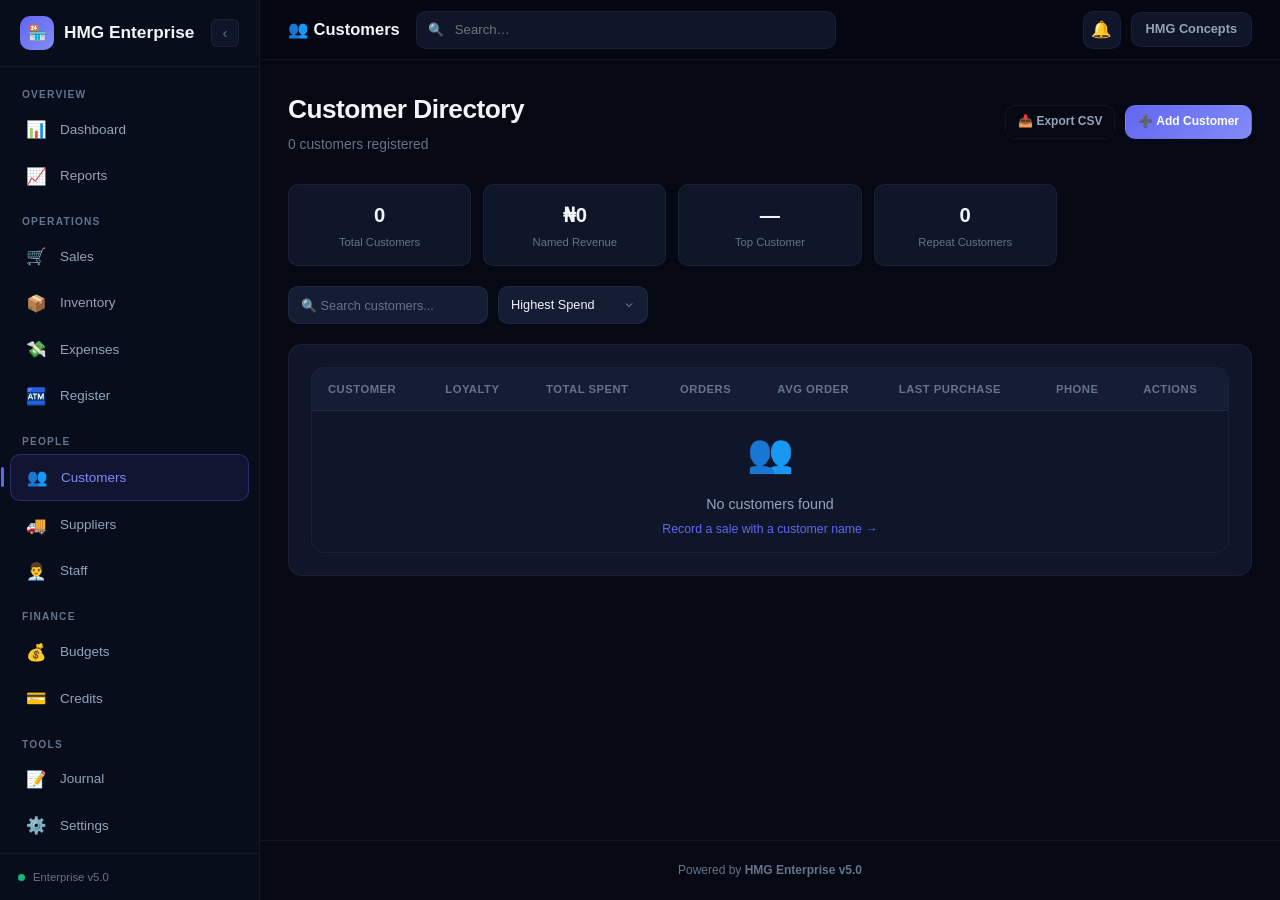
<file: customers.html>
<!DOCTYPE html>
<html lang="en">
<head>
  <meta charset="UTF-8">
  <meta name="viewport" content="width=device-width, initial-scale=1.0">
  <title>Customers — HMG Enterprise v5.0</title>
  <link rel="stylesheet" href="css/style.css"><link rel="manifest" href="manifest.json"><meta name="theme-color" content="#6366f1">
</head>
<body>
  <aside class="sidebar" id="sidebar"><div class="sidebar-header"><div class="sidebar-logo"><div class="logo-icon">🏪</div><span>HMG Enterprise</span></div><button class="sidebar-collapse-btn" onclick="toggleSidebar()">‹</button></div><nav class="sidebar-nav"><div class="nav-group"><div class="nav-group-title">Overview</div><a href="index.html" class="nav-item"><span class="nav-icon">📊</span><span class="nav-text">Dashboard</span></a><a href="reports.html" class="nav-item"><span class="nav-icon">📈</span><span class="nav-text">Reports</span></a></div><div class="nav-group"><div class="nav-group-title">Operations</div><a href="sales.html" class="nav-item"><span class="nav-icon">🛒</span><span class="nav-text">Sales</span></a><a href="inventory.html" class="nav-item"><span class="nav-icon">📦</span><span class="nav-text">Inventory</span></a><a href="expenses.html" class="nav-item"><span class="nav-icon">💸</span><span class="nav-text">Expenses</span></a><a href="register.html" class="nav-item"><span class="nav-icon">🏧</span><span class="nav-text">Register</span></a></div><div class="nav-group"><div class="nav-group-title">People</div><a href="customers.html" class="nav-item active"><span class="nav-icon">👥</span><span class="nav-text">Customers</span></a><a href="suppliers.html" class="nav-item"><span class="nav-icon">🚚</span><span class="nav-text">Suppliers</span></a><a href="staff.html" class="nav-item"><span class="nav-icon">👨‍💼</span><span class="nav-text">Staff</span></a></div><div class="nav-group"><div class="nav-group-title">Finance</div><a href="budgets.html" class="nav-item"><span class="nav-icon">💰</span><span class="nav-text">Budgets</span></a><a href="credits.html" class="nav-item"><span class="nav-icon">💳</span><span class="nav-text">Credits</span></a></div><div class="nav-group"><div class="nav-group-title">Tools</div><a href="journal.html" class="nav-item"><span class="nav-icon">📝</span><span class="nav-text">Journal</span></a><a href="settings.html" class="nav-item"><span class="nav-icon">⚙️</span><span class="nav-text">Settings</span></a></div></nav><div class="sidebar-footer"><div class="footer-dot"></div><div class="sidebar-footer-info">Enterprise v5.0</div></div></aside>
  <div class="sidebar-overlay" id="sidebarOverlay" onclick="toggleSidebar()"></div>
  <main class="main-content">
    <header class="topbar"><button class="topbar-hamburger" onclick="toggleSidebar()">☰</button><div class="topbar-title">👥 Customers</div><div class="topbar-search"><input type="text" id="globalSearch" placeholder="Search…"></div><div class="topbar-actions"><button class="topbar-btn" id="notifBtn" onclick="toggleNotifPanel()">🔔<span class="notif-badge" id="notifBadge" style="display:none">0</span></button><div class="topbar-biz-name" id="bizNameNav">HMG Concepts</div></div></header>
    <div class="search-panel" id="searchPanel"></div><div class="notif-panel" id="notifPanel"><div class="notif-panel-header"><span>Notifications</span><button class="btn btn-sm btn-ghost" onclick="ST.saveNotifications([]);renderNotifPanel();updateNotifBadge()">Clear all</button></div><div id="notifList"></div></div>
    <div class="page-content">
      <div class="page-header"><div class="page-header-row"><div><h1>Customer Directory</h1><p class="page-subtitle" id="custSubtitle">Loading...</p></div><div class="page-header-actions"><button class="btn btn-outline btn-sm" onclick="exportCSV(exportData(),'customers.csv')">📥 Export CSV</button><button class="btn btn-primary btn-sm" onclick="openModal('custModal')">➕ Add Customer</button></div></div></div>

      <div class="stats-row" id="custStats"></div>

      <div class="filter-bar"><input type="text" class="form-input" id="filterCust" placeholder="🔍 Search customers..." oninput="renderCustomers()" style="min-width:200px"><select class="form-select" id="sortCust" onchange="renderCustomers()"><option value="spend">Highest Spend</option><option value="orders">Most Orders</option><option value="name">Name A-Z</option><option value="recent">Recent Purchase</option></select></div>

      <div class="card"><div class="table-wrapper"><table class="data-table"><thead><tr><th>Customer</th><th>Loyalty</th><th>Total Spent</th><th>Orders</th><th>Avg Order</th><th>Last Purchase</th><th>Phone</th><th>Actions</th></tr></thead><tbody id="custBody"></tbody></table></div></div>
    </div>
    <footer class="page-footer"><p>Powered by <strong>HMG Enterprise v5.0</strong></p></footer>
  </main>

  <div class="modal-overlay" id="custModal"><div class="modal"><div class="modal-header"><span class="modal-title" id="custModalTitle">Add Customer</span><button class="modal-close" onclick="closeModal('custModal')">✕</button></div><div class="modal-body"><input type="hidden" id="editCustId"><div class="form-group"><label class="form-label">Name <span class="required">*</span></label><input type="text" id="cName" class="form-input" placeholder="Customer name"></div><div class="form-row"><div class="form-group"><label class="form-label">Phone</label><input type="text" id="cPhone" class="form-input" placeholder="+234..."></div><div class="form-group"><label class="form-label">Email</label><input type="email" id="cEmail" class="form-input" placeholder="email@example.com"></div></div><div class="form-group"><label class="form-label">Address</label><input type="text" id="cAddr" class="form-input" placeholder="Address"></div><div class="form-group"><label class="form-label">Notes</label><textarea id="cNotes" class="form-textarea" rows="2" placeholder="Optional notes"></textarea></div></div><div class="modal-footer"><button class="btn btn-outline" onclick="closeModal('custModal')">Cancel</button><button class="btn btn-primary" onclick="saveCust()">💾 Save</button></div></div></div>

  <div class="toast-container" id="toastContainer"></div>
  <script src="js/storage.js"></script><script src="js/app.js"></script>
  <script>
  let allCusts=ST.customers();
  function updateStats(){
    const totalRev=allCusts.reduce((a,c)=>a+(c.totalSpend||0),0);
    const top=allCusts.sort((a,b)=>(b.totalSpend||0)-(a.totalSpend||0))[0];
    const repeat=allCusts.filter(c=>(c.totalOrders||0)>1).length;
    document.getElementById('custSubtitle').textContent=allCusts.length+' customers registered';
    document.getElementById('custStats').innerHTML=
      '<div class="stat-item"><div class="stat-value">'+allCusts.length+'</div><div class="stat-label">Total Customers</div></div>'+
      '<div class="stat-item"><div class="stat-value">'+ST.fmt(totalRev)+'</div><div class="stat-label">Named Revenue</div></div>'+
      '<div class="stat-item"><div class="stat-value">'+(top?top.name:'—')+'</div><div class="stat-label">Top Customer</div></div>'+
      '<div class="stat-item"><div class="stat-value">'+repeat+'</div><div class="stat-label">Repeat Customers</div></div>';
  }
  function renderCustomers(){
    let items=[...allCusts];const q=(document.getElementById('filterCust').value||'').toLowerCase();
    const sort=document.getElementById('sortCust').value;
    if(q)items=items.filter(c=>(c.name||'').toLowerCase().includes(q)||(c.phone||'').includes(q)||(c.email||'').toLowerCase().includes(q));
    if(sort==='spend')items.sort((a,b)=>(b.totalSpend||0)-(a.totalSpend||0));
    if(sort==='orders')items.sort((a,b)=>(b.totalOrders||0)-(a.totalOrders||0));
    if(sort==='name')items.sort((a,b)=>(a.name||'').localeCompare(b.name||''));
    if(sort==='recent')items.sort((a,b)=>new Date(b.lastPurchase||0)-new Date(a.lastPurchase||0));
    if(!items.length){document.getElementById('custBody').innerHTML='<tr><td colspan="8" class="table-empty"><div class="empty-icon">👥</div><div class="empty-text">No customers found</div><div class="empty-hint"><a href="sales.html">Record a sale with a customer name →</a></div></td></tr>';return}
    document.getElementById('custBody').innerHTML=items.map(c=>{
      const loyalty=ST.loyaltyTier(c.totalSpend||0);
      const avg=(c.totalOrders||0)>0?ST.fmt((c.totalSpend||0)/(c.totalOrders||0)):ST.fmt(0);
      return'<tr><td><strong>'+c.name+'</strong></td>'+
        '<td><span class="loyalty-badge '+loyalty.class+'">'+loyalty.icon+' '+loyalty.tier+'</span></td>'+
        '<td><strong>'+ST.fmt(c.totalSpend||0)+'</strong></td><td>'+(c.totalOrders||0)+'</td><td>'+avg+'</td>'+
        '<td class="text-muted">'+(c.lastPurchase?formatDate(c.lastPurchase):'—')+'</td>'+
        '<td>'+(c.phone||'—')+'</td>'+
        '<td><div class="table-actions">'+
        '<button class="btn btn-sm btn-ghost" onclick="editCust(\''+c.id+'\')">✏️</button>'+
        (c.phone?'<button class="btn btn-sm btn-ghost" onclick="shareWhatsApp(\'Hi '+c.name+'!\')">📱</button>':'')+
        '</div></td></tr>';
    }).join('');
  }
  function editCust(id){
    const c=allCusts.find(x=>x.id===id);if(!c)return;
    document.getElementById('editCustId').value=id;
    document.getElementById('custModalTitle').textContent='Edit: '+c.name;
    document.getElementById('cName').value=c.name;document.getElementById('cPhone').value=c.phone||'';
    document.getElementById('cEmail').value=c.email||'';document.getElementById('cAddr').value=c.address||'';
    document.getElementById('cNotes').value=c.notes||'';openModal('custModal');
  }
  function saveCust(){
    const id=document.getElementById('editCustId').value;
    const name=document.getElementById('cName').value.trim();
    if(!name){showToast('Name required','warning');return}
    const data={name,phone:document.getElementById('cPhone').value,email:document.getElementById('cEmail').value,
      address:document.getElementById('cAddr').value,notes:document.getElementById('cNotes').value};
    if(id){data.id=id}else{allCusts.push(data)}
    ST.saveCustomer(data);allCusts=ST.customers();
    closeModal('custModal');showToast('Customer saved!','success');
    document.getElementById('editCustId').value='';['cName','cPhone','cEmail','cAddr','cNotes'].forEach(id=>document.getElementById(id).value='');
    renderCustomers();updateStats();
  }
  function exportData(){return allCusts.map(c=>({name:c.name,phone:c.phone||'',email:c.email||'',totalSpend:c.totalSpend||0,totalOrders:c.totalOrders||0,loyalty:ST.loyaltyTier(c.totalSpend||0).tier,lastPurchase:c.lastPurchase?formatDate(c.lastPurchase):''}))}
  updateStats();renderCustomers();
  </script>
</body>
</html>
</file>
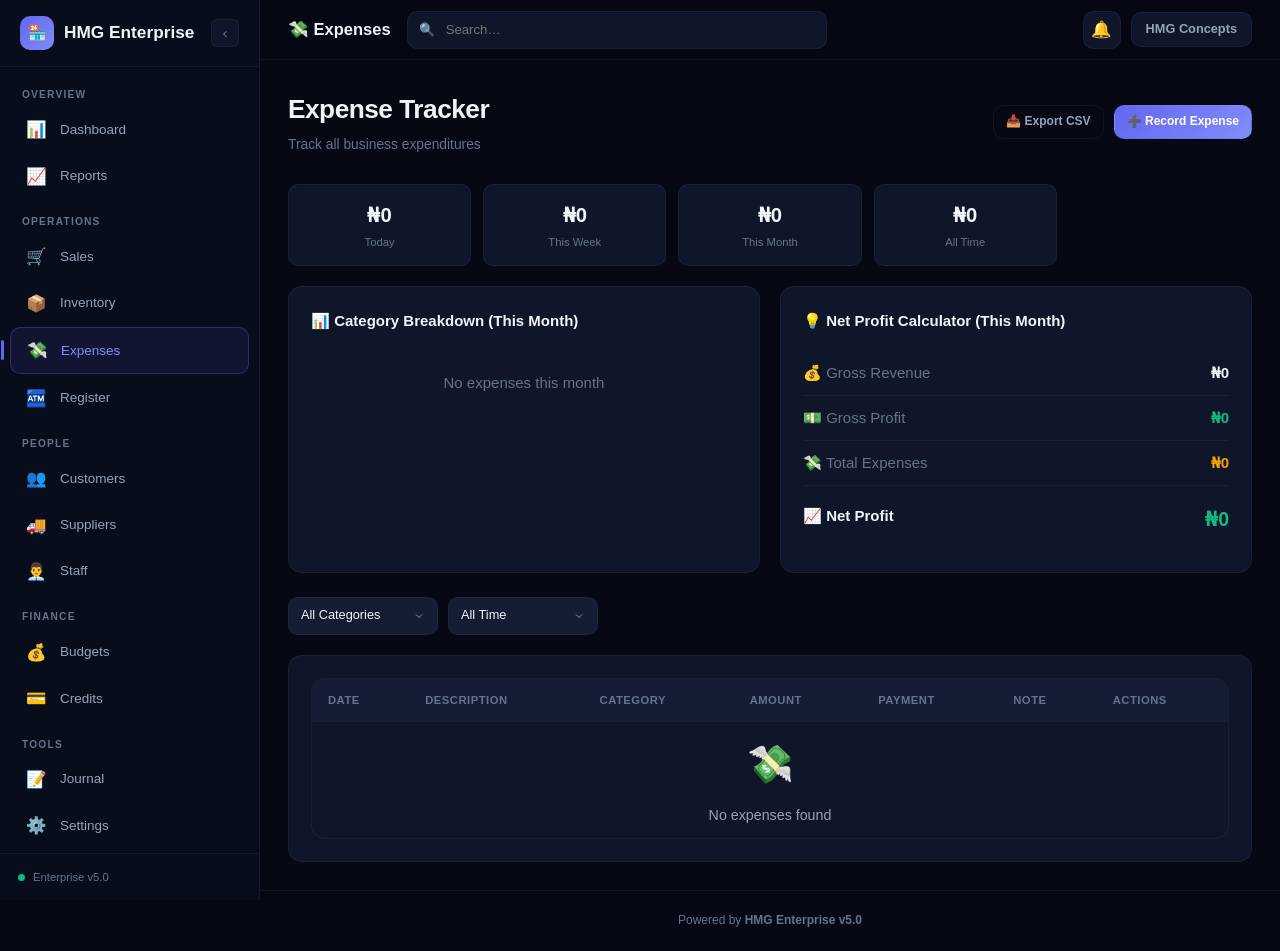
<file: expenses.html>
<!DOCTYPE html>
<html lang="en">
<head>
  <meta charset="UTF-8">
  <meta name="viewport" content="width=device-width, initial-scale=1.0">
  <title>Expenses — HMG Enterprise v5.0</title>
  <link rel="stylesheet" href="css/style.css"><link rel="manifest" href="manifest.json"><meta name="theme-color" content="#6366f1">
</head>
<body>
  <aside class="sidebar" id="sidebar"><div class="sidebar-header"><div class="sidebar-logo"><div class="logo-icon">🏪</div><span>HMG Enterprise</span></div><button class="sidebar-collapse-btn" onclick="toggleSidebar()">‹</button></div><nav class="sidebar-nav"><div class="nav-group"><div class="nav-group-title">Overview</div><a href="index.html" class="nav-item"><span class="nav-icon">📊</span><span class="nav-text">Dashboard</span></a><a href="reports.html" class="nav-item"><span class="nav-icon">📈</span><span class="nav-text">Reports</span></a></div><div class="nav-group"><div class="nav-group-title">Operations</div><a href="sales.html" class="nav-item"><span class="nav-icon">🛒</span><span class="nav-text">Sales</span></a><a href="inventory.html" class="nav-item"><span class="nav-icon">📦</span><span class="nav-text">Inventory</span></a><a href="expenses.html" class="nav-item active"><span class="nav-icon">💸</span><span class="nav-text">Expenses</span></a><a href="register.html" class="nav-item"><span class="nav-icon">🏧</span><span class="nav-text">Register</span></a></div><div class="nav-group"><div class="nav-group-title">People</div><a href="customers.html" class="nav-item"><span class="nav-icon">👥</span><span class="nav-text">Customers</span></a><a href="suppliers.html" class="nav-item"><span class="nav-icon">🚚</span><span class="nav-text">Suppliers</span></a><a href="staff.html" class="nav-item"><span class="nav-icon">👨‍💼</span><span class="nav-text">Staff</span></a></div><div class="nav-group"><div class="nav-group-title">Finance</div><a href="budgets.html" class="nav-item"><span class="nav-icon">💰</span><span class="nav-text">Budgets</span></a><a href="credits.html" class="nav-item"><span class="nav-icon">💳</span><span class="nav-text">Credits</span></a></div><div class="nav-group"><div class="nav-group-title">Tools</div><a href="journal.html" class="nav-item"><span class="nav-icon">📝</span><span class="nav-text">Journal</span></a><a href="settings.html" class="nav-item"><span class="nav-icon">⚙️</span><span class="nav-text">Settings</span></a></div></nav><div class="sidebar-footer"><div class="footer-dot"></div><div class="sidebar-footer-info">Enterprise v5.0</div></div></aside>
  <div class="sidebar-overlay" id="sidebarOverlay" onclick="toggleSidebar()"></div>
  <main class="main-content">
    <header class="topbar"><button class="topbar-hamburger" onclick="toggleSidebar()">☰</button><div class="topbar-title">💸 Expenses</div><div class="topbar-search"><input type="text" id="globalSearch" placeholder="Search…"></div><div class="topbar-actions"><button class="topbar-btn" id="notifBtn" onclick="toggleNotifPanel()">🔔<span class="notif-badge" id="notifBadge" style="display:none">0</span></button><div class="topbar-biz-name" id="bizNameNav">HMG Concepts</div></div></header>
    <div class="search-panel" id="searchPanel"></div><div class="notif-panel" id="notifPanel"><div class="notif-panel-header"><span>Notifications</span><button class="btn btn-sm btn-ghost" onclick="ST.saveNotifications([]);renderNotifPanel();updateNotifBadge()">Clear all</button></div><div id="notifList"></div></div>
    <div class="page-content">
      <div class="page-header"><div class="page-header-row"><div><h1>Expense Tracker</h1><p class="page-subtitle">Track all business expenditures</p></div><div class="page-header-actions"><button class="btn btn-outline btn-sm" onclick="exportCSV(exportData(),'expenses.csv')">📥 Export CSV</button><button class="btn btn-primary btn-sm" onclick="openModal('expenseModal')">➕ Record Expense</button></div></div></div>

      <div class="stats-row" id="expStats"></div>

      <div class="section-grid mb-6">
        <div class="card"><div class="card-header"><span class="card-title">📊 Category Breakdown (This Month)</span></div><div id="categoryBreakdown"><div class="text-center text-muted" style="padding:20px">No expenses this month</div></div></div>
        <div class="card"><div class="card-header"><span class="card-title">💡 Net Profit Calculator (This Month)</span></div><div id="netProfitCalc"></div></div>
      </div>

      <div class="filter-bar">
        <select class="form-select" id="filterCat" onchange="renderExpenses()"><option value="">All Categories</option><option>Rent</option><option>Utilities</option><option>Salaries</option><option>Transport</option><option>Supplies</option><option>Maintenance</option><option>Marketing</option><option>Tax</option><option>Insurance</option><option>Food</option><option>Miscellaneous</option></select>
        <select class="form-select" id="filterPeriod" onchange="renderExpenses()"><option value="">All Time</option><option value="today">Today</option><option value="week">This Week</option><option value="month">This Month</option><option value="90d">Last 90 Days</option></select>
      </div>

      <div class="card"><div class="table-wrapper"><table class="data-table"><thead><tr><th>Date</th><th>Description</th><th>Category</th><th>Amount</th><th>Payment</th><th>Note</th><th>Actions</th></tr></thead><tbody id="expBody"><tr><td colspan="7" class="table-empty"><div class="empty-icon">💸</div><div class="empty-text">No expenses found</div></td></tr></tbody></table></div></div>
    </div>
    <footer class="page-footer"><p>Powered by <strong>HMG Enterprise v5.0</strong></p></footer>
  </main>

  <div class="modal-overlay" id="expenseModal"><div class="modal"><div class="modal-header"><span class="modal-title">➕ Record Expense</span><button class="modal-close" onclick="closeModal('expenseModal')">✕</button></div><div class="modal-body"><div class="form-group"><label class="form-label">Description <span class="required">*</span></label><input type="text" id="expDesc" class="form-input" placeholder="e.g. Monthly rent"></div><div class="form-row"><div class="form-group"><label class="form-label">Amount <span class="required">*</span></label><input type="number" id="expAmount" class="form-input" min="0"></div><div class="form-group"><label class="form-label">Category</label><select id="expCat" class="form-select"><option>Rent</option><option>Utilities</option><option>Salaries</option><option>Transport</option><option>Supplies</option><option>Maintenance</option><option>Marketing</option><option>Tax</option><option>Insurance</option><option>Food</option><option>Miscellaneous</option></select></div></div><div class="form-row"><div class="form-group"><label class="form-label">Payment Method</label><select id="expPay" class="form-select"><option>Cash</option><option>Bank Transfer</option><option>Card</option><option>Mobile Money</option></select></div><div class="form-group"><label class="form-label">Date</label><input type="date" id="expDate" class="form-input"></div></div><div class="form-group"><label class="form-label">Note</label><input type="text" id="expNote" class="form-input" placeholder="Optional"></div></div><div class="modal-footer"><button class="btn btn-outline" onclick="closeModal('expenseModal')">Cancel</button><button class="btn btn-primary" onclick="addExpense()">💸 Record Expense</button></div></div></div>
  <div class="toast-container" id="toastContainer"></div>

  <script src="js/storage.js"></script><script src="js/app.js"></script>
  <script>
  document.getElementById('expDate').value=new Date().toISOString().slice(0,10);
  const allExps=ST.expenses();
  function getFiltered(){
    let items=[...allExps];const cat=document.getElementById('filterCat').value;const period=document.getElementById('filterPeriod').value;
    if(cat)items=items.filter(e=>e.category===cat);
    if(period==='today')items=items.filter(e=>isToday(e.date));
    if(period==='week')items=items.filter(e=>isThisWeek(e.date));
    if(period==='month')items=items.filter(e=>isThisMonth(e.date));
    if(period==='90d')items=items.filter(e=>new Date(e.date)>=new Date(Date.now()-90*86400000));
    return items;
  }
  function updateStats(){
    const today=allExps.filter(e=>isToday(e.date));const week=allExps.filter(e=>isThisWeek(e.date));const month=allExps.filter(e=>isThisMonth(e.date));
    document.getElementById('expStats').innerHTML=
      '<div class="stat-item"><div class="stat-value">'+ST.fmt(sum(today,'amount'))+'</div><div class="stat-label">Today</div></div>'+
      '<div class="stat-item"><div class="stat-value">'+ST.fmt(sum(week,'amount'))+'</div><div class="stat-label">This Week</div></div>'+
      '<div class="stat-item"><div class="stat-value">'+ST.fmt(sum(month,'amount'))+'</div><div class="stat-label">This Month</div></div>'+
      '<div class="stat-item"><div class="stat-value">'+ST.fmt(sum(allExps,'amount'))+'</div><div class="stat-label">All Time</div></div>';
    // Category breakdown
    const monthExps=allExps.filter(e=>isThisMonth(e.date));const cats={};
    monthExps.forEach(e=>{cats[e.category]=(cats[e.category]||0)+e.amount});
    const totalExpMonth=sum(monthExps,'amount');
    if(Object.keys(cats).length){
      document.getElementById('categoryBreakdown').innerHTML=Object.entries(cats).sort((a,b)=>b[1]-a[1]).map(([c,v])=>{
        const pct=totalExpMonth>0?(v/totalExpMonth*100).toFixed(0):0;
        return'<div style="margin-bottom:10px"><div class="progress-label"><span>'+c+'</span><span>'+ST.fmt(v)+' ('+pct+'%)</span></div><div class="progress-bar"><div class="progress-bar-fill warning" style="width:'+pct+'%"></div></div></div>';
      }).join('');
    }
    // Net profit calculator
    const sales=ST.sales();const monthSales=sales.filter(s=>isThisMonth(s.date));
    const rev=sum(monthSales,'total');const gp=sum(monthSales,'profit');const expTotal=totalExpMonth;
    document.getElementById('netProfitCalc').innerHTML=
      '<div style="display:flex;justify-content:space-between;padding:10px 0;border-bottom:1px solid var(--border)"><span class="text-muted">💰 Gross Revenue</span><strong>'+ST.fmt(rev)+'</strong></div>'+
      '<div style="display:flex;justify-content:space-between;padding:10px 0;border-bottom:1px solid var(--border)"><span class="text-muted">💵 Gross Profit</span><strong class="text-success">'+ST.fmt(gp)+'</strong></div>'+
      '<div style="display:flex;justify-content:space-between;padding:10px 0;border-bottom:1px solid var(--border)"><span class="text-muted">💸 Total Expenses</span><strong class="text-warning">'+ST.fmt(expTotal)+'</strong></div>'+
      '<div style="display:flex;justify-content:space-between;padding:14px 0;margin-top:4px"><span style="font-weight:700">📈 Net Profit</span><strong style="font-size:1.3rem;color:'+(gp-expTotal>=0?'var(--success)':'var(--danger)')+'">'+ST.fmt(gp-expTotal)+'</strong></div>';
  }
  function renderExpenses(){
    const items=getFiltered();
    if(!items.length){document.getElementById('expBody').innerHTML='<tr><td colspan="7" class="table-empty"><div class="empty-icon">💸</div><div class="empty-text">No expenses found</div></td></tr>';return}
    document.getElementById('expBody').innerHTML=[...items].reverse().map(e=>
      '<tr><td class="text-muted">'+formatDate(e.date)+'</td><td><strong>'+e.description+'</strong></td>'+
      '<td><span class="tag">'+e.category+'</span></td><td><strong>'+ST.fmt(e.amount)+'</strong></td>'+
      '<td><span class="tag">'+(e.paymentMethod||'Cash')+'</span></td><td class="text-muted">'+(e.note||'—')+'</td>'+
      '<td><button class="btn btn-sm btn-ghost text-danger" onclick="deleteExp(\''+e.id+'\')">🗑</button></td></tr>'
    ).join('');
  }
  function addExpense(){
    const desc=document.getElementById('expDesc').value.trim();
    const amt=parseFloat(document.getElementById('expAmount').value)||0;
    if(!desc){showToast('Description required','warning');return}
    if(amt<=0){showToast('Amount must be greater than 0','warning');return}
    const e={description:desc,amount:amt,category:document.getElementById('expCat').value,
      paymentMethod:document.getElementById('expPay').value,note:document.getElementById('expNote').value,
      date:document.getElementById('expDate').value?new Date(document.getElementById('expDate').value).toISOString():new Date().toISOString()};
    ST.addExpense(e);allExps.push(e);
    closeModal('expenseModal');showToast('Expense recorded!','success');
    document.getElementById('expDesc').value='';document.getElementById('expAmount').value='';document.getElementById('expNote').value='';
    renderExpenses();updateStats();
  }
  function deleteExp(id){
    const i=allExps.findIndex(e=>e.id===id);if(i>=0)allExps.splice(i,1);
    ST.saveExpenses(allExps);renderExpenses();updateStats();showToast('Expense deleted','info');
  }
  function exportData(){return allExps.map(e=>({date:formatDate(e.date),description:e.description,category:e.category,amount:e.amount,payment:e.paymentMethod||'Cash',note:e.note||''}))}
  updateStats();renderExpenses();
  </script>
</body>
</html>
</file>
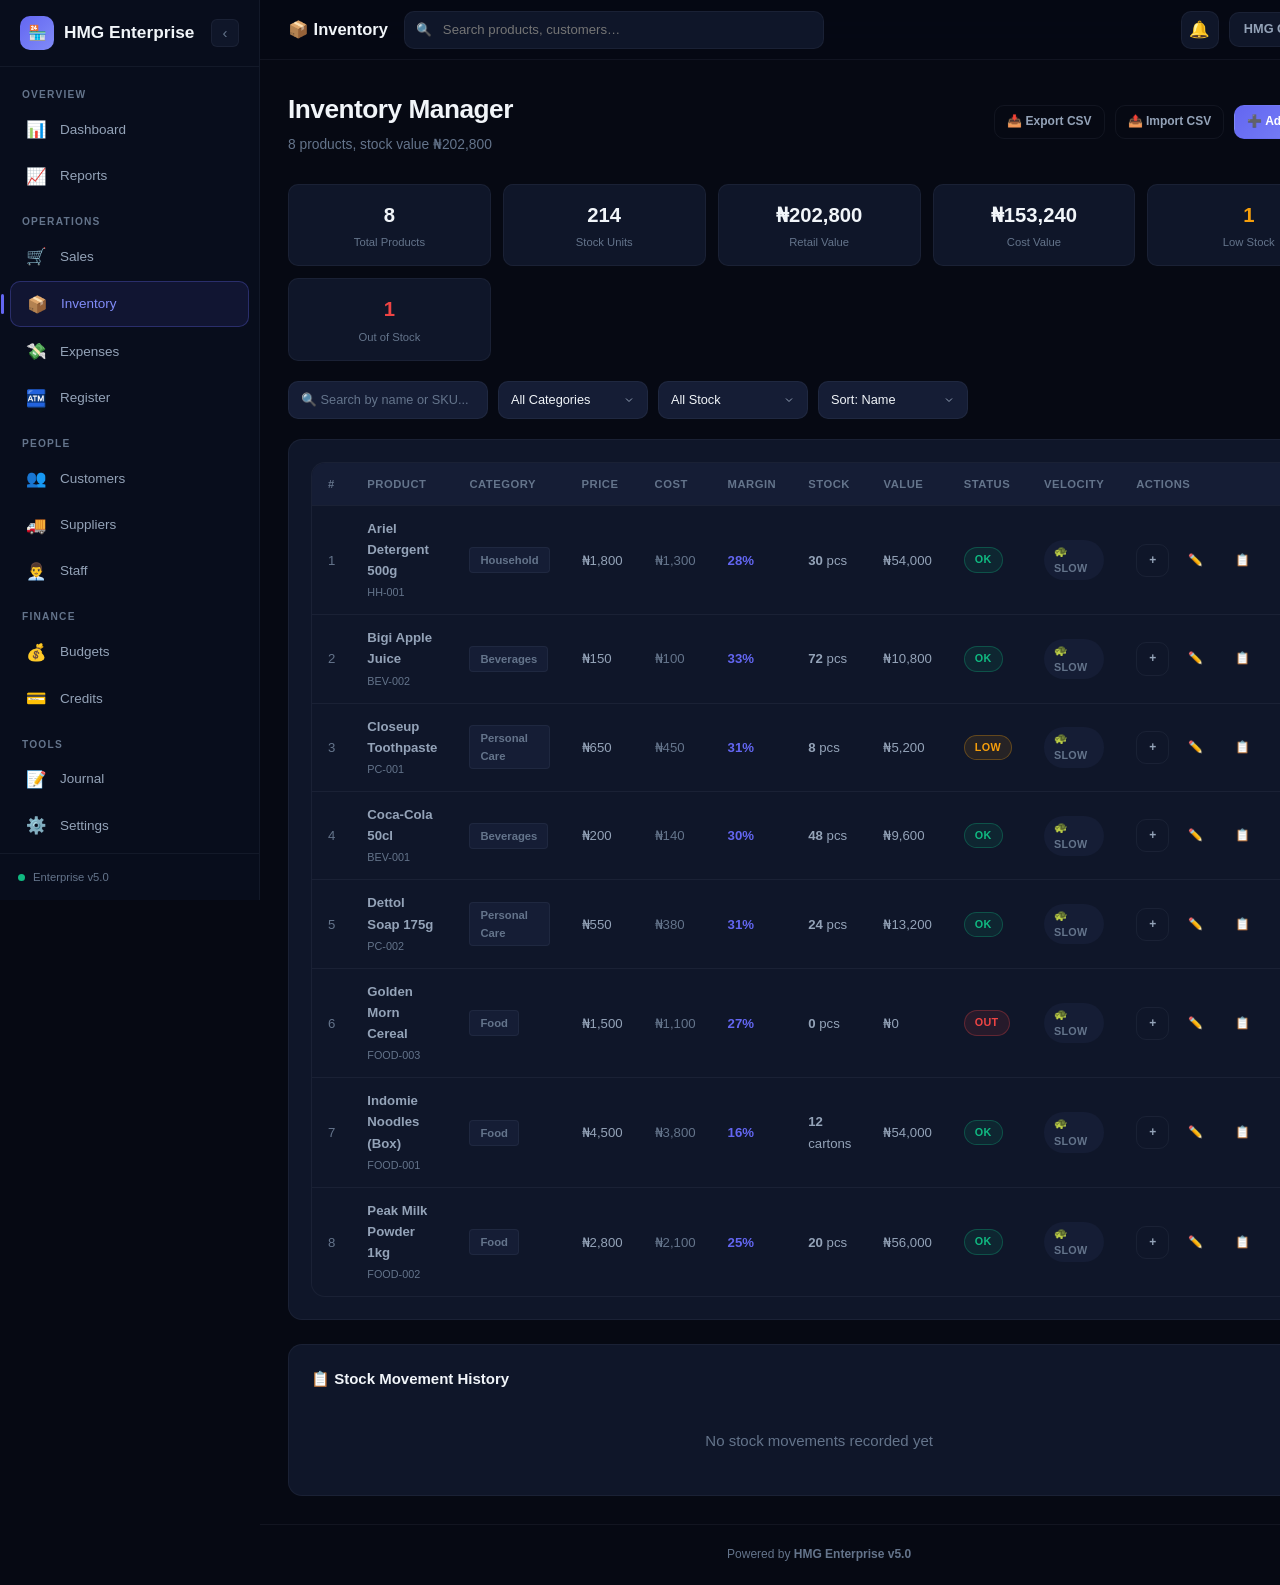
<file: inventory.html>
<!DOCTYPE html>
<html lang="en">
<head>
  <meta charset="UTF-8">
  <meta name="viewport" content="width=device-width, initial-scale=1.0">
  <title>Inventory — HMG Enterprise v5.0</title>
  <link rel="stylesheet" href="css/style.css">
  <link rel="manifest" href="manifest.json">
  <meta name="theme-color" content="#6366f1">
</head>
<body>
  <aside class="sidebar" id="sidebar">
    <div class="sidebar-header"><div class="sidebar-logo"><div class="logo-icon">🏪</div><span>HMG Enterprise</span></div><button class="sidebar-collapse-btn" onclick="toggleSidebar()">‹</button></div>
    <nav class="sidebar-nav">
      <div class="nav-group"><div class="nav-group-title">Overview</div><a href="index.html" class="nav-item"><span class="nav-icon">📊</span><span class="nav-text">Dashboard</span></a><a href="reports.html" class="nav-item"><span class="nav-icon">📈</span><span class="nav-text">Reports</span></a></div>
      <div class="nav-group"><div class="nav-group-title">Operations</div><a href="sales.html" class="nav-item"><span class="nav-icon">🛒</span><span class="nav-text">Sales</span></a><a href="inventory.html" class="nav-item active"><span class="nav-icon">📦</span><span class="nav-text">Inventory</span></a><a href="expenses.html" class="nav-item"><span class="nav-icon">💸</span><span class="nav-text">Expenses</span></a><a href="register.html" class="nav-item"><span class="nav-icon">🏧</span><span class="nav-text">Register</span></a></div>
      <div class="nav-group"><div class="nav-group-title">People</div><a href="customers.html" class="nav-item"><span class="nav-icon">👥</span><span class="nav-text">Customers</span></a><a href="suppliers.html" class="nav-item"><span class="nav-icon">🚚</span><span class="nav-text">Suppliers</span></a><a href="staff.html" class="nav-item"><span class="nav-icon">👨‍💼</span><span class="nav-text">Staff</span></a></div>
      <div class="nav-group"><div class="nav-group-title">Finance</div><a href="budgets.html" class="nav-item"><span class="nav-icon">💰</span><span class="nav-text">Budgets</span></a><a href="credits.html" class="nav-item"><span class="nav-icon">💳</span><span class="nav-text">Credits</span></a></div>
      <div class="nav-group"><div class="nav-group-title">Tools</div><a href="journal.html" class="nav-item"><span class="nav-icon">📝</span><span class="nav-text">Journal</span></a><a href="settings.html" class="nav-item"><span class="nav-icon">⚙️</span><span class="nav-text">Settings</span></a></div>
    </nav>
    <div class="sidebar-footer"><div class="footer-dot"></div><div class="sidebar-footer-info">Enterprise v5.0</div></div>
  </aside>
  <div class="sidebar-overlay" id="sidebarOverlay" onclick="toggleSidebar()"></div>

  <main class="main-content">
    <header class="topbar">
      <button class="topbar-hamburger" onclick="toggleSidebar()">☰</button>
      <div class="topbar-title">📦 Inventory</div>
      <div class="topbar-search"><input type="text" id="globalSearch" placeholder="Search products, customers…"></div>
      <div class="topbar-actions"><button class="topbar-btn" id="notifBtn" onclick="toggleNotifPanel()">🔔<span class="notif-badge" id="notifBadge" style="display:none">0</span></button><div class="topbar-biz-name" id="bizNameNav">HMG Concepts</div></div>
    </header>
    <div class="search-panel" id="searchPanel"></div>
    <div class="notif-panel" id="notifPanel"><div class="notif-panel-header"><span>Notifications</span><button class="btn btn-sm btn-ghost" onclick="ST.saveNotifications([]);renderNotifPanel();updateNotifBadge()">Clear all</button></div><div id="notifList"></div></div>

    <div class="page-content">
      <div class="page-header">
        <div class="page-header-row">
          <div><h1>Inventory Manager</h1><p class="page-subtitle" id="invSubtitle">Loading...</p></div>
          <div class="page-header-actions">
            <button class="btn btn-outline btn-sm" onclick="exportCSV(exportData(),'inventory.csv')">📥 Export CSV</button>
            <button class="btn btn-outline btn-sm" onclick="openModal('importModal')">📤 Import CSV</button>
            <button class="btn btn-primary btn-sm" onclick="openAddProduct()">➕ Add Product</button>
          </div>
        </div>
      </div>

      <!-- Stats -->
      <div class="stats-row" id="invStats"></div>

      <!-- Filters -->
      <div class="filter-bar">
        <input type="text" class="form-input" id="filterName" placeholder="🔍 Search by name or SKU..." oninput="renderProducts()" style="min-width:200px">
        <select class="form-select" id="filterCat" onchange="renderProducts()"><option value="">All Categories</option></select>
        <select class="form-select" id="filterStock" onchange="renderProducts()"><option value="">All Stock</option><option value="in">In Stock</option><option value="low">Low Stock</option><option value="out">Out of Stock</option></select>
        <select class="form-select" id="sortBy" onchange="renderProducts()"><option value="name">Sort: Name</option><option value="stock_asc">Stock ↑</option><option value="stock_desc">Stock ↓</option><option value="price_asc">Price ↑</option><option value="margin_desc">Margin ↓</option></select>
      </div>

      <!-- Products Table -->
      <div class="card">
        <div class="table-wrapper">
          <table class="data-table">
            <thead><tr><th>#</th><th>Product</th><th>Category</th><th>Price</th><th>Cost</th><th>Margin</th><th>Stock</th><th>Value</th><th>Status</th><th>Velocity</th><th>Actions</th></tr></thead>
            <tbody id="productsBody"></tbody>
          </table>
        </div>
      </div>

      <!-- Stock Movement History -->
      <div class="card mt-6">
        <div class="card-header"><span class="card-title">📋 Stock Movement History</span></div>
        <div id="movementHistory"><div class="text-center text-muted" style="padding:20px">No stock movements recorded yet</div></div>
      </div>
    </div>

    <footer class="page-footer"><p>Powered by <strong>HMG Enterprise v5.0</strong></p></footer>
  </main>

  <!-- Add/Edit Product Modal -->
  <div class="modal-overlay" id="productModal">
    <div class="modal modal-lg">
      <div class="modal-header"><span class="modal-title" id="productModalTitle">Add Product</span><button class="modal-close" onclick="closeModal('productModal')">✕</button></div>
      <div class="modal-body">
        <input type="hidden" id="editProductId">
        <div class="form-row">
          <div class="form-group"><label class="form-label">Product Name <span class="required">*</span></label><input type="text" id="pName" class="form-input" placeholder="e.g. Coca-Cola 50cl"></div>
          <div class="form-group"><label class="form-label">SKU</label><input type="text" id="pSku" class="form-input" placeholder="e.g. BEV-001"></div>
        </div>
        <div class="form-row">
          <div class="form-group"><label class="form-label">Category <span class="required">*</span></label><select id="pCategory" class="form-select"></select></div>
          <div class="form-group"><label class="form-label">Unit</label><input type="text" id="pUnit" class="form-input" placeholder="pcs, cartons, kg" value="pcs"></div>
        </div>
        <div class="form-row">
          <div class="form-group"><label class="form-label">Selling Price <span class="required">*</span></label><input type="number" id="pPrice" class="form-input" min="0"></div>
          <div class="form-group"><label class="form-label">Cost Price <span class="required">*</span></label><input type="number" id="pCost" class="form-input" min="0"></div>
        </div>
        <div class="form-row">
          <div class="form-group"><label class="form-label">Stock Quantity</label><input type="number" id="pStock" class="form-input" min="0" value="0"></div>
          <div class="form-group"><label class="form-label">Reorder Level</label><input type="number" id="pReorder" class="form-input" min="0" value="10"></div>
        </div>
        <div class="form-group"><label class="form-label">Tags (comma-separated)</label><input type="text" id="pTags" class="form-input" placeholder="e.g. fast-moving, popular"></div>
      </div>
      <div class="modal-footer"><button class="btn btn-outline" onclick="closeModal('productModal')">Cancel</button><button class="btn btn-primary" onclick="saveProduct()">💾 Save Product</button></div>
    </div>
  </div>

  <!-- Restock Modal -->
  <div class="modal-overlay" id="restockModal">
    <div class="modal" style="max-width:400px">
      <div class="modal-header"><span class="modal-title">📦 Restock Product</span><button class="modal-close" onclick="closeModal('restockModal')">✕</button></div>
      <div class="modal-body">
        <input type="hidden" id="restockProductId">
        <p id="restockProductName" style="font-weight:700;margin-bottom:12px"></p>
        <div class="form-group"><label class="form-label">Quantity to Add <span class="required">*</span></label><input type="number" id="restockQty" class="form-input" min="1" value="1"></div>
        <div class="form-group"><label class="form-label">Cost per Unit</label><input type="number" id="restockCost" class="form-input" min="0"></div>
      </div>
      <div class="modal-footer"><button class="btn btn-outline" onclick="closeModal('restockModal')">Cancel</button><button class="btn btn-success" onclick="doRestock()">📦 Restock</button></div>
    </div>
  </div>

  <!-- Import CSV Modal -->
  <div class="modal-overlay" id="importModal">
    <div class="modal">
      <div class="modal-header"><span class="modal-title">📤 Import Products from CSV</span><button class="modal-close" onclick="closeModal('importModal')">✕</button></div>
      <div class="modal-body">
        <div class="alert alert-info mb-4"><span class="alert-icon">ℹ️</span><span>CSV must have columns: <strong>name, price, costPrice, stock, unit, category, sku</strong></span></div>
        <div class="form-group"><label class="form-label">Paste CSV Content</label><textarea id="csvInput" class="form-textarea" rows="8" placeholder="name,price,costPrice,stock,unit,category,sku&#10;Product A,500,350,20,pcs,Food,FOOD-004"></textarea></div>
        <div id="importPreview"></div>
      </div>
      <div class="modal-footer"><button class="btn btn-outline" onclick="previewImport()">👁 Preview</button><button class="btn btn-primary" onclick="doImport()">📤 Import</button></div>
    </div>
  </div>

  <div class="toast-container" id="toastContainer"></div>

  <script src="js/storage.js"></script>
  <script src="js/app.js"></script>
  <script>
  let allProducts=ST.products();
  const cfg=ST.config();

  // Populate categories
  const catSel=document.getElementById('filterCat');
  const pCatSel=document.getElementById('pCategory');
  (cfg.categories||[]).forEach(c=>{
    catSel.innerHTML+='<option value="'+c+'">'+c+'</option>';
    pCatSel.innerHTML+='<option value="'+c+'">'+c+'</option>';
  });

  function updateStats(){
    const active=allProducts.filter(p=>p.active);
    const totalStock=active.reduce((a,p)=>a+p.stock,0);
    const stockVal=active.reduce((a,p)=>a+p.price*p.stock,0);
    const costVal=active.reduce((a,p)=>a+(p.costPrice||0)*p.stock,0);
    const low=active.filter(p=>p.stock>0&&p.stock<=(p.reorderLevel||10)).length;
    const out=active.filter(p=>p.stock===0).length;
    document.getElementById('invSubtitle').textContent=active.length+' products, stock value '+ST.fmt(stockVal);
    document.getElementById('invStats').innerHTML=
      '<div class="stat-item"><div class="stat-value">'+active.length+'</div><div class="stat-label">Total Products</div></div>'+
      '<div class="stat-item"><div class="stat-value">'+totalStock+'</div><div class="stat-label">Stock Units</div></div>'+
      '<div class="stat-item"><div class="stat-value">'+ST.fmt(stockVal)+'</div><div class="stat-label">Retail Value</div></div>'+
      '<div class="stat-item"><div class="stat-value">'+ST.fmt(costVal)+'</div><div class="stat-label">Cost Value</div></div>'+
      '<div class="stat-item"><div class="stat-value text-warning">'+low+'</div><div class="stat-label">Low Stock</div></div>'+
      '<div class="stat-item"><div class="stat-value text-danger">'+out+'</div><div class="stat-label">Out of Stock</div></div>';
  }

  function getFiltered(){
    let items=allProducts.filter(p=>p.active);
    const nameQ=(document.getElementById('filterName').value||'').toLowerCase();
    const cat=document.getElementById('filterCat').value;
    const stock=document.getElementById('filterStock').value;
    const sort=document.getElementById('sortBy').value;
    if(nameQ)items=items.filter(p=>p.name.toLowerCase().includes(nameQ)||(p.sku||'').toLowerCase().includes(nameQ));
    if(cat)items=items.filter(p=>p.category===cat);
    if(stock==='in')items=items.filter(p=>p.stock>(p.reorderLevel||10));
    if(stock==='low')items=items.filter(p=>p.stock>0&&p.stock<=(p.reorderLevel||10));
    if(stock==='out')items=items.filter(p=>p.stock===0);
    if(sort==='name')items.sort((a,b)=>a.name.localeCompare(b.name));
    if(sort==='stock_asc')items.sort((a,b)=>a.stock-b.stock);
    if(sort==='stock_desc')items.sort((a,b)=>b.stock-a.stock);
    if(sort==='price_asc')items.sort((a,b)=>a.price-b.price);
    if(sort==='margin_desc')items.sort((a,b)=>{
      const ma=a.price>0?(a.price-(a.costPrice||0))/a.price:0;
      const mb=b.price>0?(b.price-(b.costPrice||0))/b.price:0;
      return mb-ma;
    });
    return items;
  }

  function renderProducts(){
    const items=getFiltered();
    if(!items.length){
      document.getElementById('productsBody').innerHTML='<tr><td colspan="11" class="table-empty"><div class="empty-icon">📦</div><div class="empty-text">No products found</div></td></tr>';
      return;
    }
    document.getElementById('productsBody').innerHTML=items.map((p,i)=>{
      const margin=p.price>0?((p.price-(p.costPrice||0))/p.price*100).toFixed(0):0;
      const statusBadge=p.stock===0?'<span class="badge badge-danger">OUT</span>':p.stock<=(p.reorderLevel||10)?'<span class="badge badge-warning">LOW</span>':'<span class="badge badge-success">OK</span>';
      const vel=ST.salesVelocity(p.id,30);
      const velBadge=vel.velocity==='Fast'?'<span class="badge badge-success">⚡ Fast</span>':vel.velocity==='Moderate'?'<span class="badge badge-warning">~ Moderate</span>':'<span class="badge badge-muted">🐢 Slow</span>';
      return'<tr><td class="text-muted">'+(i+1)+'</td>'+
        '<td><strong>'+p.name+'</strong><br><span class="text-muted" style="font-size:0.72rem">'+(p.sku||'')+'</span></td>'+
        '<td><span class="tag">'+p.category+'</span></td>'+
        '<td>'+ST.fmt(p.price)+'</td><td class="text-muted">'+ST.fmt(p.costPrice||0)+'</td>'+
        '<td><span class="text-primary font-bold">'+margin+'%</span></td>'+
        '<td><strong>'+p.stock+'</strong> '+p.unit+'</td>'+
        '<td>'+ST.fmt(p.price*p.stock)+'</td>'+
        '<td>'+statusBadge+'</td>'+
        '<td>'+velBadge+(vel.daysUntilOut!==Infinity?'<br><span class="text-muted" style="font-size:0.7rem">'+vel.daysUntilOut+' days left</span>':'')+'</td>'+
        '<td><div class="table-actions">'+
        '<button class="btn btn-sm btn-outline" onclick="openRestock(\''+p.id+'\')">+</button>'+
        '<button class="btn btn-sm btn-ghost" onclick="editProduct(\''+p.id+'\')">✏️</button>'+
        '<button class="btn btn-sm btn-ghost" onclick="duplicateProduct(\''+p.id+'\')">📋</button>'+
        '<button class="btn btn-sm btn-ghost" onclick="toggleProduct(\''+p.id+'\')" title="Disable">🚫</button>'+
        '</div></td></tr>';
    }).join('');
  }

  function openAddProduct(){
    document.getElementById('editProductId').value='';
    document.getElementById('productModalTitle').textContent='Add Product';
    ['pName','pSku','pUnit','pTags'].forEach(id=>document.getElementById(id).value='');
    document.getElementById('pPrice').value='';document.getElementById('pCost').value='';
    document.getElementById('pStock').value='0';document.getElementById('pReorder').value='10';
    openModal('productModal');
  }
  function editProduct(id){
    const p=allProducts.find(x=>x.id===id);if(!p)return;
    document.getElementById('editProductId').value=id;
    document.getElementById('productModalTitle').textContent='Edit: '+p.name;
    document.getElementById('pName').value=p.name;document.getElementById('pSku').value=p.sku||'';
    document.getElementById('pCategory').value=p.category;document.getElementById('pUnit').value=p.unit||'pcs';
    document.getElementById('pPrice').value=p.price;document.getElementById('pCost').value=p.costPrice||0;
    document.getElementById('pStock').value=p.stock;document.getElementById('pReorder').value=p.reorderLevel||10;
    document.getElementById('pTags').value=(p.tags||[]).join(', ');
    openModal('productModal');
  }
  function saveProduct(){
    const id=document.getElementById('editProductId').value;
    const name=document.getElementById('pName').value.trim();
    if(!name){showToast('Product name is required','warning');return}
    const data={name,sku:document.getElementById('pSku').value.trim(),
      category:document.getElementById('pCategory').value,unit:document.getElementById('pUnit').value||'pcs',
      price:parseFloat(document.getElementById('pPrice').value)||0,
      costPrice:parseFloat(document.getElementById('pCost').value)||0,
      stock:parseInt(document.getElementById('pStock').value)||0,
      reorderLevel:parseInt(document.getElementById('pReorder').value)||10,
      tags:(document.getElementById('pTags').value||'').split(',').map(t=>t.trim()).filter(Boolean)};
    if(id){const i=allProducts.findIndex(x=>x.id===id);if(i>=0)allProducts[i]={...allProducts[i],...data}}
    else{data.id='p_'+Date.now();data.active=true;allProducts.push(data)}
    ST.saveProducts(allProducts);closeModal('productModal');
    ST.logActivity('product',(id?'Updated':'Added')+': '+name);
    showToast('Product '+(id?'updated':'added')+'!','success');
    renderProducts();updateStats();
  }
  function duplicateProduct(id){
    const p=allProducts.find(x=>x.id===id);if(!p)return;
    const dup={...p,id:'p_'+Date.now(),name:p.name+' (Copy)',sku:(p.sku||'')+'-2'};
    allProducts.push(dup);ST.saveProducts(allProducts);
    showToast('Product duplicated!','success');renderProducts();updateStats();
  }
  function toggleProduct(id){
    const p=allProducts.find(x=>x.id===id);if(!p)return;
    p.active=!p.active;ST.saveProducts(allProducts);
    showToast(p.active?'Product enabled':'Product disabled','info');
    renderProducts();updateStats();
  }
  function openRestock(id){
    const p=allProducts.find(x=>x.id===id);if(!p)return;
    document.getElementById('restockProductId').value=id;
    document.getElementById('restockProductName').textContent=p.name+' (current: '+p.stock+' '+p.unit+')';
    document.getElementById('restockCost').value=p.costPrice||0;
    document.getElementById('restockQty').value='1';
    openModal('restockModal');
  }
  function doRestock(){
    const id=document.getElementById('restockProductId').value;
    const qty=parseInt(document.getElementById('restockQty').value)||0;
    const cost=parseFloat(document.getElementById('restockCost').value)||0;
    if(qty<1){showToast('Quantity must be at least 1','warning');return}
    const p=allProducts.find(x=>x.id===id);if(!p)return;
    p.stock+=qty;if(cost>0)p.costPrice=cost;
    ST.saveProducts(allProducts);closeModal('restockModal');
    ST.logActivity('restock','Restocked '+p.name+' +'+qty);
    showToast(p.name+' restocked +'+qty,'success');
    renderProducts();updateStats();
  }

  // CSV Import
  let importData=[];
  function previewImport(){
    const csv=document.getElementById('csvInput').value.trim();
    if(!csv){showToast('Paste CSV content first','warning');return}
    importData=ST.parseCSV(csv);
    document.getElementById('importPreview').innerHTML='<div class="alert alert-success"><span class="alert-icon">✅</span><span>Parsed <strong>'+importData.length+'</strong> products. Click Import to add them.</span></div>';
  }
  function doImport(){
    if(!importData.length){showToast('Preview first','warning');return}
    importData.forEach(r=>{
      allProducts.push({id:'p_'+Date.now()+Math.random().toString(36).slice(2,5),
        name:r.name||'Unnamed',price:parseFloat(r.price)||0,costPrice:parseFloat(r.costPrice)||0,
        stock:parseInt(r.stock)||0,unit:r.unit||'pcs',category:r.category||'Other',
        sku:r.sku||'',reorderLevel:10,active:true,tags:[]});
    });
    ST.saveProducts(allProducts);closeModal('importModal');
    ST.logActivity('product','Imported '+importData.length+' products via CSV');
    showToast(importData.length+' products imported!','success');
    importData=[];renderProducts();updateStats();
  }

  function exportData(){return allProducts.filter(p=>p.active).map(p=>({name:p.name,sku:p.sku,category:p.category,price:p.price,costPrice:p.costPrice,stock:p.stock,unit:p.unit,margin:p.price>0?((p.price-(p.costPrice||0))/p.price*100).toFixed(1)+'%':'0%',value:p.price*p.stock}))}

  updateStats();renderProducts();
  </script>
</body>
</html>
</file>
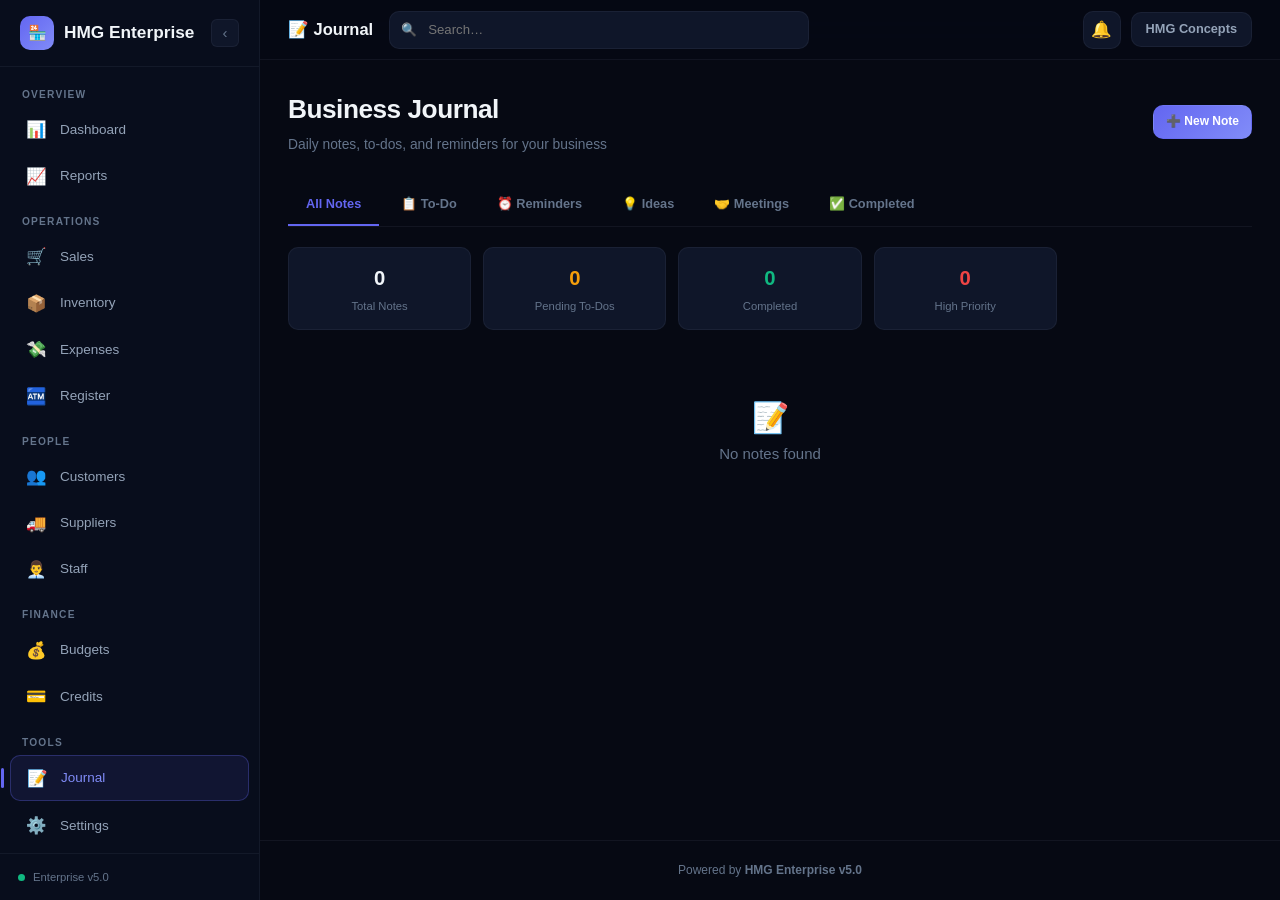
<file: journal.html>
<!DOCTYPE html>
<html lang="en">
<head>
  <meta charset="UTF-8">
  <meta name="viewport" content="width=device-width, initial-scale=1.0">
  <title>Journal — HMG Enterprise v5.0</title>
  <link rel="stylesheet" href="css/style.css"><link rel="manifest" href="manifest.json"><meta name="theme-color" content="#6366f1">
</head>
<body>
  <aside class="sidebar" id="sidebar"><div class="sidebar-header"><div class="sidebar-logo"><div class="logo-icon">🏪</div><span>HMG Enterprise</span></div><button class="sidebar-collapse-btn" onclick="toggleSidebar()">‹</button></div><nav class="sidebar-nav"><div class="nav-group"><div class="nav-group-title">Overview</div><a href="index.html" class="nav-item"><span class="nav-icon">📊</span><span class="nav-text">Dashboard</span></a><a href="reports.html" class="nav-item"><span class="nav-icon">📈</span><span class="nav-text">Reports</span></a></div><div class="nav-group"><div class="nav-group-title">Operations</div><a href="sales.html" class="nav-item"><span class="nav-icon">🛒</span><span class="nav-text">Sales</span></a><a href="inventory.html" class="nav-item"><span class="nav-icon">📦</span><span class="nav-text">Inventory</span></a><a href="expenses.html" class="nav-item"><span class="nav-icon">💸</span><span class="nav-text">Expenses</span></a><a href="register.html" class="nav-item"><span class="nav-icon">🏧</span><span class="nav-text">Register</span></a></div><div class="nav-group"><div class="nav-group-title">People</div><a href="customers.html" class="nav-item"><span class="nav-icon">👥</span><span class="nav-text">Customers</span></a><a href="suppliers.html" class="nav-item"><span class="nav-icon">🚚</span><span class="nav-text">Suppliers</span></a><a href="staff.html" class="nav-item"><span class="nav-icon">👨‍💼</span><span class="nav-text">Staff</span></a></div><div class="nav-group"><div class="nav-group-title">Finance</div><a href="budgets.html" class="nav-item"><span class="nav-icon">💰</span><span class="nav-text">Budgets</span></a><a href="credits.html" class="nav-item"><span class="nav-icon">💳</span><span class="nav-text">Credits</span></a></div><div class="nav-group"><div class="nav-group-title">Tools</div><a href="journal.html" class="nav-item active"><span class="nav-icon">📝</span><span class="nav-text">Journal</span></a><a href="settings.html" class="nav-item"><span class="nav-icon">⚙️</span><span class="nav-text">Settings</span></a></div></nav><div class="sidebar-footer"><div class="footer-dot"></div><div class="sidebar-footer-info">Enterprise v5.0</div></div></aside>
  <div class="sidebar-overlay" id="sidebarOverlay" onclick="toggleSidebar()"></div>
  <main class="main-content">
    <header class="topbar"><button class="topbar-hamburger" onclick="toggleSidebar()">☰</button><div class="topbar-title">📝 Journal</div><div class="topbar-search"><input type="text" id="globalSearch" placeholder="Search…"></div><div class="topbar-actions"><button class="topbar-btn" id="notifBtn" onclick="toggleNotifPanel()">🔔<span class="notif-badge" id="notifBadge" style="display:none">0</span></button><div class="topbar-biz-name" id="bizNameNav">HMG Concepts</div></div></header>
    <div class="search-panel" id="searchPanel"></div><div class="notif-panel" id="notifPanel"><div class="notif-panel-header"><span>Notifications</span><button class="btn btn-sm btn-ghost" onclick="ST.saveNotifications([]);renderNotifPanel();updateNotifBadge()">Clear all</button></div><div id="notifList"></div></div>
    <div class="page-content">
      <div class="page-header"><div class="page-header-row"><div><h1>Business Journal</h1><p class="page-subtitle">Daily notes, to-dos, and reminders for your business</p></div><div class="page-header-actions"><button class="btn btn-primary btn-sm" onclick="openModal('noteModal')">➕ New Note</button></div></div></div>

      <div class="tabs" id="noteTabs">
        <button class="tab active" onclick="filterNotes('all',this)">All Notes</button>
        <button class="tab" onclick="filterNotes('To-Do',this)">📋 To-Do</button>
        <button class="tab" onclick="filterNotes('Reminder',this)">⏰ Reminders</button>
        <button class="tab" onclick="filterNotes('Idea',this)">💡 Ideas</button>
        <button class="tab" onclick="filterNotes('Meeting',this)">🤝 Meetings</button>
        <button class="tab" onclick="filterNotes('done',this)">✅ Completed</button>
      </div>

      <div class="stats-row mb-6" id="noteStats"></div>
      <div class="grid-auto" id="notesGrid"></div>
    </div>
    <footer class="page-footer"><p>Powered by <strong>HMG Enterprise v5.0</strong></p></footer>
  </main>

  <div class="modal-overlay" id="noteModal"><div class="modal"><div class="modal-header"><span class="modal-title">📝 New Note</span><button class="modal-close" onclick="closeModal('noteModal')">✕</button></div><div class="modal-body"><div class="form-group"><label class="form-label">Title <span class="required">*</span></label><input type="text" id="nTitle" class="form-input" placeholder="Note title"></div><div class="form-row"><div class="form-group"><label class="form-label">Type</label><select id="nType" class="form-select"><option>To-Do</option><option>Reminder</option><option>Idea</option><option>Meeting</option><option>General</option></select></div><div class="form-group"><label class="form-label">Priority</label><select id="nPriority" class="form-select"><option>Medium</option><option>High</option><option>Low</option></select></div></div><div class="form-group"><label class="form-label">Due Date</label><input type="date" id="nDue" class="form-input"></div><div class="form-group"><label class="form-label">Content</label><textarea id="nContent" class="form-textarea" rows="4" placeholder="Write your note..."></textarea></div></div><div class="modal-footer"><button class="btn btn-outline" onclick="closeModal('noteModal')">Cancel</button><button class="btn btn-primary" onclick="saveNote()">💾 Save</button></div></div></div>
  <div class="toast-container" id="toastContainer"></div>
  <script src="js/storage.js"></script><script src="js/app.js"></script>
  <script>
  let allNotes=ST.notes();let currentFilter='all';
  function updateStats(){
    const pending=allNotes.filter(n=>!n.done&&n.type==='To-Do').length;
    const done=allNotes.filter(n=>n.done).length;
    const high=allNotes.filter(n=>!n.done&&n.priority==='High').length;
    document.getElementById('noteStats').innerHTML=
      '<div class="stat-item"><div class="stat-value">'+allNotes.length+'</div><div class="stat-label">Total Notes</div></div>'+
      '<div class="stat-item"><div class="stat-value text-warning">'+pending+'</div><div class="stat-label">Pending To-Dos</div></div>'+
      '<div class="stat-item"><div class="stat-value text-success">'+done+'</div><div class="stat-label">Completed</div></div>'+
      '<div class="stat-item"><div class="stat-value text-danger">'+high+'</div><div class="stat-label">High Priority</div></div>';
  }
  function filterNotes(filter,tab){
    currentFilter=filter;
    document.querySelectorAll('.tab').forEach(t=>t.classList.remove('active'));
    if(tab)tab.classList.add('active');
    renderNotes();
  }
  function renderNotes(){
    let items=[...allNotes];
    if(currentFilter==='done')items=items.filter(n=>n.done);
    else if(currentFilter!=='all')items=items.filter(n=>n.type===currentFilter&&!n.done);
    if(!items.length){document.getElementById('notesGrid').innerHTML='<div class="text-center text-muted" style="padding:40px;grid-column:1/-1"><div style="font-size:2rem">📝</div><p>No notes found</p></div>';return}
    const typeIcons={'To-Do':'📋','Reminder':'⏰','Idea':'💡','Meeting':'🤝','General':'📝'};
    const prioColors={High:'badge-danger',Medium:'badge-warning',Low:'badge-muted'};
    document.getElementById('notesGrid').innerHTML=items.map(n=>{
      const isOverdue=n.dueDate&&!n.done&&new Date(n.dueDate)<new Date();
      return'<div class="card" style="'+(n.done?'opacity:0.6':'')+'">'+
        '<div style="display:flex;justify-content:space-between;align-items:flex-start;margin-bottom:10px">'+
        '<div style="display:flex;gap:8px;align-items:center"><span style="font-size:1.3rem">'+(typeIcons[n.type]||'📝')+'</span><div><div style="font-weight:700">'+n.title+'</div><div class="text-muted" style="font-size:0.75rem">'+formatDate(n.date)+'</div></div></div>'+
        '<span class="badge '+prioColors[n.priority||'Medium']+'">'+(n.priority||'Medium')+'</span></div>'+
        (n.content?'<p class="text-muted" style="font-size:0.85rem;margin-bottom:10px">'+n.content+'</p>':'')+
        (n.dueDate?'<div class="text-muted" style="font-size:0.78rem;margin-bottom:8px">📅 Due: '+formatDate(n.dueDate)+(isOverdue?' <span class="text-danger">OVERDUE</span>':'')+'</div>':'')+
        '<div style="display:flex;gap:6px">'+
        (n.done?'':'<button class="btn btn-sm btn-outline" onclick="toggleNoteDone(\''+n.id+'\')">✅ Complete</button>')+
        '<button class="btn btn-sm btn-ghost" onclick="shareWhatsApp(\'📝 '+n.title+'\\n'+(n.content||'')+'\')">📱</button>'+
        '<button class="btn btn-sm btn-ghost text-danger" onclick="deleteNote(\''+n.id+'\')">🗑</button></div></div>';
    }).join('');
  }
  function saveNote(){
    const title=document.getElementById('nTitle').value.trim();
    if(!title){showToast('Title required','warning');return}
    ST.addNote({title,type:document.getElementById('nType').value,priority:document.getElementById('nPriority').value,
      dueDate:document.getElementById('nDue').value||'',content:document.getElementById('nContent').value});
    allNotes=ST.notes();closeModal('noteModal');showToast('Note saved!','success');
    ['nTitle','nContent','nDue'].forEach(id=>document.getElementById(id).value='');
    renderNotes();updateStats();
  }
  function toggleNoteDone(id){
    const n=allNotes.find(x=>x.id===id);if(n){n.done=!n.done;ST.saveNotes(allNotes);renderNotes();updateStats()}
  }
  function deleteNote(id){
    allNotes=allNotes.filter(n=>n.id!==id);ST.saveNotes(allNotes);renderNotes();updateStats();showToast('Note deleted','info');
  }
  updateStats();renderNotes();
  </script>
</body>
</html>
</file>
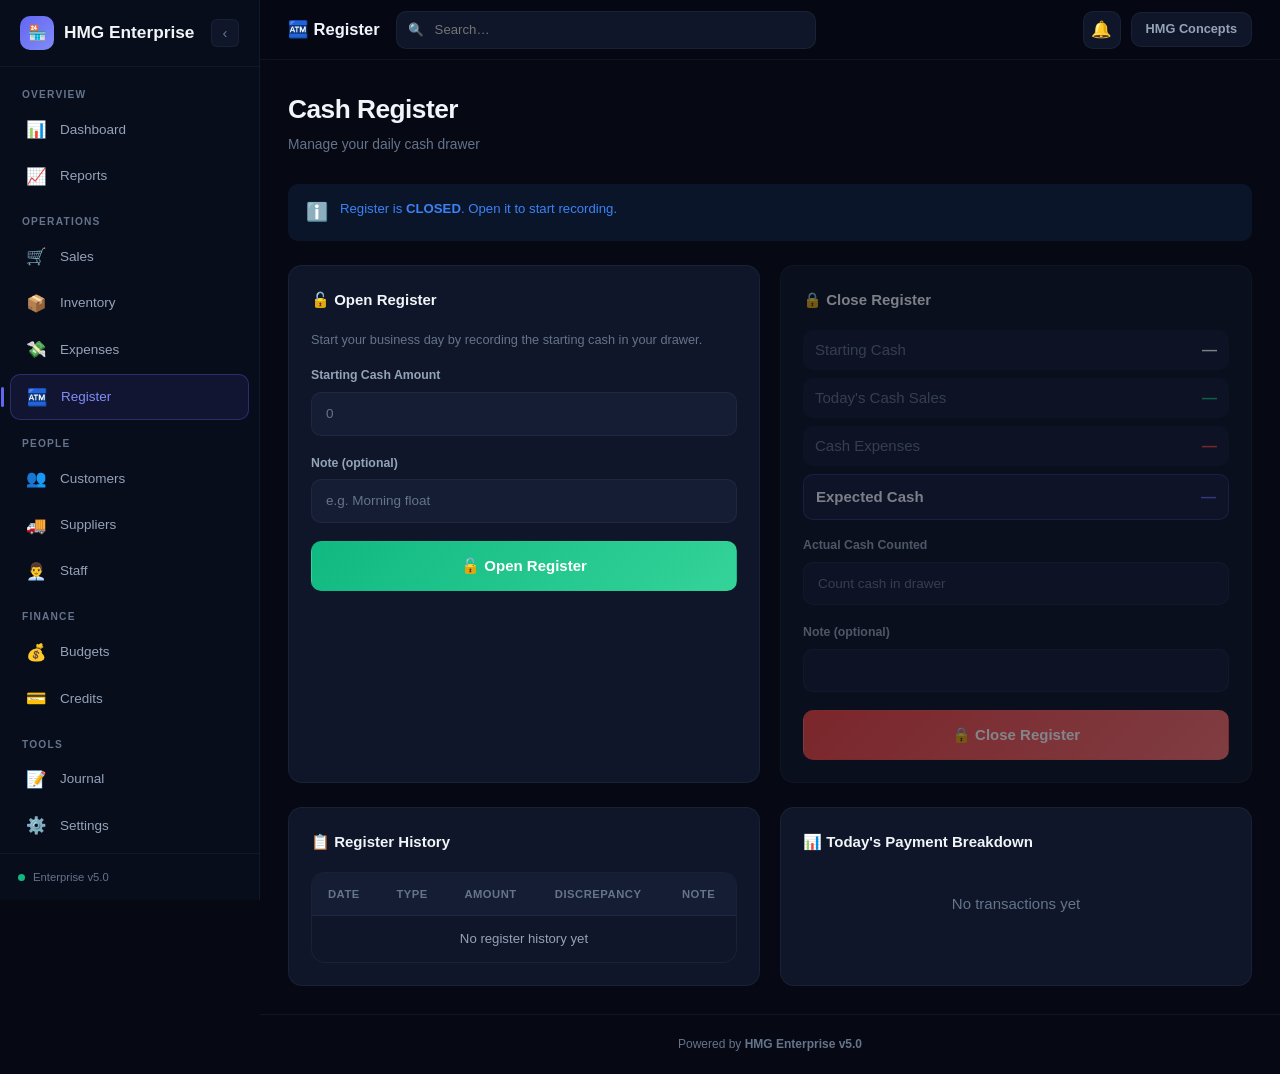
<file: register.html>
<!DOCTYPE html>
<html lang="en">
<head>
  <meta charset="UTF-8">
  <meta name="viewport" content="width=device-width, initial-scale=1.0">
  <title>Register — HMG Enterprise v5.0</title>
  <link rel="stylesheet" href="css/style.css"><link rel="manifest" href="manifest.json"><meta name="theme-color" content="#6366f1">
</head>
<body>
  <aside class="sidebar" id="sidebar"><div class="sidebar-header"><div class="sidebar-logo"><div class="logo-icon">🏪</div><span>HMG Enterprise</span></div><button class="sidebar-collapse-btn" onclick="toggleSidebar()">‹</button></div><nav class="sidebar-nav"><div class="nav-group"><div class="nav-group-title">Overview</div><a href="index.html" class="nav-item"><span class="nav-icon">📊</span><span class="nav-text">Dashboard</span></a><a href="reports.html" class="nav-item"><span class="nav-icon">📈</span><span class="nav-text">Reports</span></a></div><div class="nav-group"><div class="nav-group-title">Operations</div><a href="sales.html" class="nav-item"><span class="nav-icon">🛒</span><span class="nav-text">Sales</span></a><a href="inventory.html" class="nav-item"><span class="nav-icon">📦</span><span class="nav-text">Inventory</span></a><a href="expenses.html" class="nav-item"><span class="nav-icon">💸</span><span class="nav-text">Expenses</span></a><a href="register.html" class="nav-item active"><span class="nav-icon">🏧</span><span class="nav-text">Register</span></a></div><div class="nav-group"><div class="nav-group-title">People</div><a href="customers.html" class="nav-item"><span class="nav-icon">👥</span><span class="nav-text">Customers</span></a><a href="suppliers.html" class="nav-item"><span class="nav-icon">🚚</span><span class="nav-text">Suppliers</span></a><a href="staff.html" class="nav-item"><span class="nav-icon">👨‍💼</span><span class="nav-text">Staff</span></a></div><div class="nav-group"><div class="nav-group-title">Finance</div><a href="budgets.html" class="nav-item"><span class="nav-icon">💰</span><span class="nav-text">Budgets</span></a><a href="credits.html" class="nav-item"><span class="nav-icon">💳</span><span class="nav-text">Credits</span></a></div><div class="nav-group"><div class="nav-group-title">Tools</div><a href="journal.html" class="nav-item"><span class="nav-icon">📝</span><span class="nav-text">Journal</span></a><a href="settings.html" class="nav-item"><span class="nav-icon">⚙️</span><span class="nav-text">Settings</span></a></div></nav><div class="sidebar-footer"><div class="footer-dot"></div><div class="sidebar-footer-info">Enterprise v5.0</div></div></aside>
  <div class="sidebar-overlay" id="sidebarOverlay" onclick="toggleSidebar()"></div>
  <main class="main-content">
    <header class="topbar"><button class="topbar-hamburger" onclick="toggleSidebar()">☰</button><div class="topbar-title">🏧 Register</div><div class="topbar-search"><input type="text" id="globalSearch" placeholder="Search…"></div><div class="topbar-actions"><button class="topbar-btn" id="notifBtn" onclick="toggleNotifPanel()">🔔<span class="notif-badge" id="notifBadge" style="display:none">0</span></button><div class="topbar-biz-name" id="bizNameNav">HMG Concepts</div></div></header>
    <div class="search-panel" id="searchPanel"></div><div class="notif-panel" id="notifPanel"><div class="notif-panel-header"><span>Notifications</span><button class="btn btn-sm btn-ghost" onclick="ST.saveNotifications([]);renderNotifPanel();updateNotifBadge()">Clear all</button></div><div id="notifList"></div></div>
    <div class="page-content">
      <div class="page-header"><h1>Cash Register</h1><p class="page-subtitle">Manage your daily cash drawer</p></div>

      <div class="alert alert-info mb-6" id="regStatus"><span class="alert-icon">ℹ️</span><span>Register is <strong>CLOSED</strong>. Open it to start recording.</span></div>

      <div class="section-grid">
        <div class="card" id="openCard">
          <div class="card-header"><span class="card-title">🔓 Open Register</span></div>
          <p class="text-muted mb-4" style="font-size:0.85rem">Start your business day by recording the starting cash in your drawer.</p>
          <div class="form-group"><label class="form-label">Starting Cash Amount</label><input type="number" id="startCash" class="form-input" min="0" placeholder="0"></div>
          <div class="form-group"><label class="form-label">Note (optional)</label><input type="text" id="startNote" class="form-input" placeholder="e.g. Morning float"></div>
          <button class="btn btn-success btn-lg w-full" onclick="doOpen()">🔓 Open Register</button>
        </div>

        <div class="card" id="closeCard">
          <div class="card-header"><span class="card-title">🔒 Close Register</span></div>
          <div style="display:grid;gap:8px;margin-bottom:16px">
            <div style="display:flex;justify-content:space-between;padding:8px 12px;background:var(--surface-2);border-radius:var(--radius)"><span class="text-muted">Starting Cash</span><strong id="closeStart">—</strong></div>
            <div style="display:flex;justify-content:space-between;padding:8px 12px;background:var(--surface-2);border-radius:var(--radius)"><span class="text-muted">Today's Cash Sales</span><strong id="closeSales" class="text-success">—</strong></div>
            <div style="display:flex;justify-content:space-between;padding:8px 12px;background:var(--surface-2);border-radius:var(--radius)"><span class="text-muted">Cash Expenses</span><strong id="closeExp" class="text-danger">—</strong></div>
            <div style="display:flex;justify-content:space-between;padding:10px 12px;background:var(--primary-bg);border-radius:var(--radius);border:1px solid var(--primary-border)"><span style="font-weight:700">Expected Cash</span><strong id="closeExpected" class="text-primary">—</strong></div>
          </div>
          <div class="form-group"><label class="form-label">Actual Cash Counted</label><input type="number" id="actualCash" class="form-input" min="0" placeholder="Count cash in drawer"></div>
          <div class="form-group"><label class="form-label">Note (optional)</label><input type="text" id="closeNote" class="form-input"></div>
          <button class="btn btn-danger btn-lg w-full" onclick="doClose()">🔒 Close Register</button>
        </div>
      </div>

      <div class="section-grid mt-6">
        <div class="card"><div class="card-header"><span class="card-title">📋 Register History</span></div><div class="table-wrapper"><table class="data-table"><thead><tr><th>Date</th><th>Type</th><th>Amount</th><th>Discrepancy</th><th>Note</th></tr></thead><tbody id="regHistory"><tr><td colspan="5" class="table-empty">No register history yet</td></tr></tbody></table></div></div>
        <div class="card"><div class="card-header"><span class="card-title">📊 Today's Payment Breakdown</span></div><div id="payBreakdown"><div class="text-center text-muted" style="padding:20px">No transactions yet</div></div></div>
      </div>
    </div>
    <footer class="page-footer"><p>Powered by <strong>HMG Enterprise v5.0</strong></p></footer>
  </main>
  <div class="toast-container" id="toastContainer"></div>
  <script src="js/storage.js"></script><script src="js/app.js"></script>
  <script>
  const regData=ST.registerData();
  const lastReg=[...regData].reverse().find(r=>true);
  const isRegOpen=lastReg&&lastReg.type==='open';

  function calcCloseFigures(){
    const opens=regData.filter(r=>r.type==='open'&&isToday(r.date));
    const startCash=opens.length?opens[opens.length-1].amount:0;
    const todayCashSales=ST.sales().filter(s=>isToday(s.date)&&(s.payMethod||'Cash')==='Cash').reduce((a,s)=>a+s.total,0);
    const todayCashExp=ST.expenses().filter(e=>isToday(e.date)&&(e.paymentMethod||'Cash')==='Cash').reduce((a,e)=>a+e.amount,0);
    const expected=startCash+todayCashSales-todayCashExp;
    document.getElementById('closeStart').textContent=ST.fmt(startCash);
    document.getElementById('closeSales').textContent=ST.fmt(todayCashSales);
    document.getElementById('closeExp').textContent=ST.fmt(todayCashExp);
    document.getElementById('closeExpected').textContent=ST.fmt(expected);
    return expected;
  }

  function updateRegUI(){
    if(isRegOpen&&isToday(lastReg.date)){
      document.getElementById('regStatus').innerHTML='<span class="alert-icon">✅</span><span>Register is <strong>OPEN</strong> since '+formatTime(lastReg.date)+'</span>';
      document.getElementById('regStatus').className='alert alert-success mb-6';
      document.getElementById('openCard').style.opacity='0.5';
      calcCloseFigures();
    }else{
      document.getElementById('closeCard').style.opacity='0.5';
    }
    // History
    const recent=[...regData].reverse().slice(0,20);
    if(recent.length){
      document.getElementById('regHistory').innerHTML=recent.map(r=>
        '<tr><td class="text-muted">'+formatDateTime(r.date)+'</td>'+
        '<td><span class="badge '+(r.type==='open'?'badge-success':'badge-danger')+'">'+(r.type==='open'?'Open':'Close')+'</span></td>'+
        '<td><strong>'+ST.fmt(r.amount||r.expectedCash||0)+'</strong></td>'+
        '<td>'+(r.discrepancy!==undefined?ST.fmt(r.discrepancy):'—')+'</td>'+
        '<td class="text-muted">'+(r.note||'—')+'</td></tr>'
      ).join('');
    }
    // Payment breakdown
    const todaySales=ST.sales().filter(s=>isToday(s.date));
    if(todaySales.length){
      const payments={};todaySales.forEach(s=>{payments[s.payMethod||'Cash']=(payments[s.payMethod||'Cash']||0)+s.total});
      document.getElementById('payBreakdown').innerHTML=Object.entries(payments).map(([m,v])=>
        '<div style="display:flex;justify-content:space-between;padding:8px 12px;border-bottom:1px solid var(--border)"><span>'+m+'</span><strong>'+ST.fmt(v)+'</strong></div>'
      ).join('');
    }
  }

  function doOpen(){
    const amt=parseFloat(document.getElementById('startCash').value)||0;
    ST.openRegister(amt,document.getElementById('startNote').value);
    showToast('Register opened with '+ST.fmt(amt),'success');
    setTimeout(()=>location.reload(),500);
  }
  function doClose(){
    const expected=calcCloseFigures();
    const actual=parseFloat(document.getElementById('actualCash').value);
    if(isNaN(actual)){showToast('Enter actual cash counted','warning');return}
    ST.closeRegister(expected,actual,document.getElementById('closeNote').value);
    const diff=actual-expected;
    showToast('Register closed. Difference: '+ST.fmt(diff),diff===0?'success':diff>0?'info':'warning');
    setTimeout(()=>location.reload(),500);
  }
  updateRegUI();
  </script>
</body>
</html>
</file>
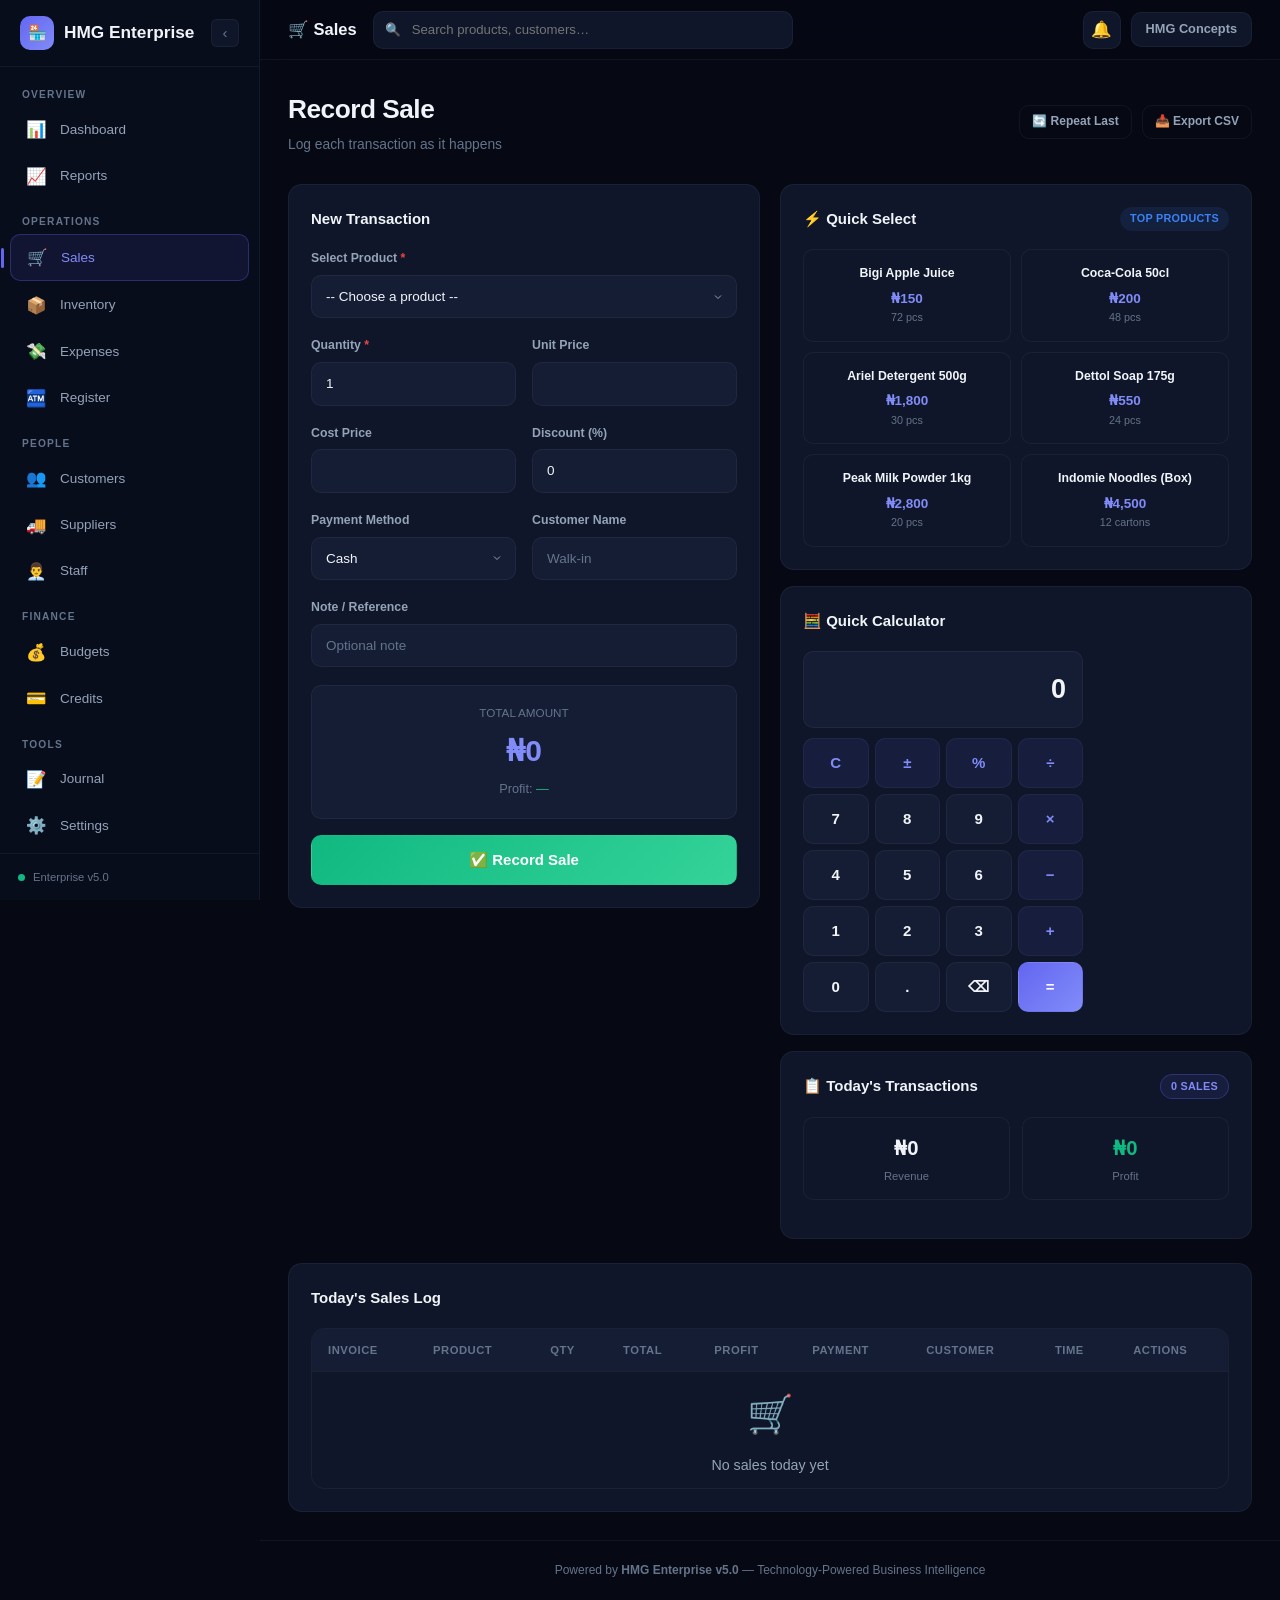
<file: sales.html>
<!DOCTYPE html>
<html lang="en">
<head>
  <meta charset="UTF-8">
  <meta name="viewport" content="width=device-width, initial-scale=1.0">
  <title>Sales — HMG Enterprise v5.0</title>
  <link rel="stylesheet" href="css/style.css">
  <link rel="manifest" href="manifest.json">
  <meta name="theme-color" content="#6366f1">
</head>
<body>
  <aside class="sidebar" id="sidebar">
    <div class="sidebar-header"><div class="sidebar-logo"><div class="logo-icon">🏪</div><span>HMG Enterprise</span></div><button class="sidebar-collapse-btn" onclick="toggleSidebar()">‹</button></div>
    <nav class="sidebar-nav">
      <div class="nav-group"><div class="nav-group-title">Overview</div><a href="index.html" class="nav-item" data-page="index.html"><span class="nav-icon">📊</span><span class="nav-text">Dashboard</span></a><a href="reports.html" class="nav-item" data-page="reports.html"><span class="nav-icon">📈</span><span class="nav-text">Reports</span></a></div>
      <div class="nav-group"><div class="nav-group-title">Operations</div><a href="sales.html" class="nav-item active" data-page="sales.html"><span class="nav-icon">🛒</span><span class="nav-text">Sales</span></a><a href="inventory.html" class="nav-item" data-page="inventory.html"><span class="nav-icon">📦</span><span class="nav-text">Inventory</span></a><a href="expenses.html" class="nav-item" data-page="expenses.html"><span class="nav-icon">💸</span><span class="nav-text">Expenses</span></a><a href="register.html" class="nav-item" data-page="register.html"><span class="nav-icon">🏧</span><span class="nav-text">Register</span></a></div>
      <div class="nav-group"><div class="nav-group-title">People</div><a href="customers.html" class="nav-item" data-page="customers.html"><span class="nav-icon">👥</span><span class="nav-text">Customers</span></a><a href="suppliers.html" class="nav-item" data-page="suppliers.html"><span class="nav-icon">🚚</span><span class="nav-text">Suppliers</span></a><a href="staff.html" class="nav-item" data-page="staff.html"><span class="nav-icon">👨‍💼</span><span class="nav-text">Staff</span></a></div>
      <div class="nav-group"><div class="nav-group-title">Finance</div><a href="budgets.html" class="nav-item" data-page="budgets.html"><span class="nav-icon">💰</span><span class="nav-text">Budgets</span></a><a href="credits.html" class="nav-item" data-page="credits.html"><span class="nav-icon">💳</span><span class="nav-text">Credits</span></a></div>
      <div class="nav-group"><div class="nav-group-title">Tools</div><a href="journal.html" class="nav-item" data-page="journal.html"><span class="nav-icon">📝</span><span class="nav-text">Journal</span></a><a href="settings.html" class="nav-item" data-page="settings.html"><span class="nav-icon">⚙️</span><span class="nav-text">Settings</span></a></div>
    </nav>
    <div class="sidebar-footer"><div class="footer-dot"></div><div class="sidebar-footer-info">Enterprise v5.0</div></div>
  </aside>
  <div class="sidebar-overlay" id="sidebarOverlay" onclick="toggleSidebar()"></div>

  <main class="main-content">
    <header class="topbar">
      <button class="topbar-hamburger" onclick="toggleSidebar()">☰</button>
      <div class="topbar-title">🛒 Sales</div>
      <div class="topbar-search"><input type="text" id="globalSearch" placeholder="Search products, customers…"></div>
      <div class="topbar-actions">
        <button class="topbar-btn" id="notifBtn" onclick="toggleNotifPanel()">🔔<span class="notif-badge" id="notifBadge" style="display:none">0</span></button>
        <div class="topbar-biz-name" id="bizNameNav">HMG Concepts</div>
      </div>
    </header>
    <div class="search-panel" id="searchPanel"></div>
    <div class="notif-panel" id="notifPanel"><div class="notif-panel-header"><span>Notifications</span><button class="btn btn-sm btn-ghost" onclick="ST.saveNotifications([]);renderNotifPanel();updateNotifBadge()">Clear all</button></div><div id="notifList"></div></div>

    <div class="page-content">
      <div class="page-header">
        <div class="page-header-row">
          <div><h1>Record Sale</h1><p class="page-subtitle">Log each transaction as it happens</p></div>
          <div class="page-header-actions">
            <button class="btn btn-outline btn-sm" onclick="repeatLast()">🔄 Repeat Last</button>
            <button class="btn btn-outline btn-sm" onclick="exportCSV(todaySalesData(),'sales-'+new Date().toISOString().slice(0,10)+'.csv')">📥 Export CSV</button>
          </div>
        </div>
      </div>

      <div class="section-grid">
        <!-- Sale Form -->
        <div>
          <div class="card">
            <div class="card-header"><span class="card-title">New Transaction</span></div>
            <div class="form-group">
              <label class="form-label">Select Product <span class="required">*</span></label>
              <select id="saleProduct" class="form-select" onchange="fillProduct()">
                <option value="">-- Choose a product --</option>
              </select>
            </div>
            <div class="form-row">
              <div class="form-group"><label class="form-label">Quantity <span class="required">*</span></label><input type="number" id="saleQty" class="form-input" min="1" value="1" oninput="calcTotal()"></div>
              <div class="form-group"><label class="form-label">Unit Price</label><input type="number" id="salePrice" class="form-input" readonly></div>
            </div>
            <div class="form-row">
              <div class="form-group"><label class="form-label">Cost Price</label><input type="number" id="saleCost" class="form-input" readonly></div>
              <div class="form-group"><label class="form-label">Discount (%)</label><input type="number" id="saleDiscount" class="form-input" min="0" max="100" value="0" oninput="calcTotal()"></div>
            </div>
            <div class="form-row">
              <div class="form-group"><label class="form-label">Payment Method</label>
                <select id="salePayment" class="form-select"><option>Cash</option><option>Bank Transfer</option><option>Card (POS)</option><option>Mobile Money</option><option>Credit / Debt</option></select>
              </div>
              <div class="form-group"><label class="form-label">Customer Name</label><input type="text" id="saleCustomer" class="form-input" placeholder="Walk-in" list="custList"><datalist id="custList"></datalist></div>
            </div>
            <div class="form-group"><label class="form-label">Note / Reference</label><input type="text" id="saleNote" class="form-input" placeholder="Optional note"></div>
            <div class="form-group" id="staffField" style="display:none">
              <label class="form-label">Staff Member</label>
              <select id="saleStaff" class="form-select"><option value="">— None —</option></select>
            </div>
            <div style="background:var(--surface-2);border-radius:var(--radius);padding:18px;margin:16px 0;text-align:center;border:1px solid var(--border)">
              <div class="text-muted" style="font-size:0.78rem;margin-bottom:4px">TOTAL AMOUNT</div>
              <div style="font-size:2rem;font-weight:800;color:var(--primary-light)" id="saleTotalDisplay">₦0</div>
              <div class="text-muted" style="font-size:0.85rem;margin-top:4px">Profit: <span id="saleProfitDisplay" class="text-success">—</span></div>
            </div>
            <button class="btn btn-success btn-lg w-full" onclick="recordSale()">✅ Record Sale</button>
          </div>
        </div>

        <!-- Right Side -->
        <div>
          <!-- Quick Select -->
          <div class="card mb-4">
            <div class="card-header"><span class="card-title">⚡ Quick Select</span><span class="badge badge-info">Top Products</span></div>
            <div class="quick-select-grid" id="quickSelect"></div>
          </div>

          <!-- Quick Calculator -->
          <div class="card mb-4">
            <div class="card-header"><span class="card-title">🧮 Quick Calculator</span></div>
            <div class="calc-container">
              <div class="calc-display" id="calcDisplay">0</div>
              <div class="calc-grid">
                <button class="calc-btn op" onclick="calcAction('C')">C</button>
                <button class="calc-btn op" onclick="calcAction('±')">±</button>
                <button class="calc-btn op" onclick="calcAction('%')">%</button>
                <button class="calc-btn op" onclick="calcAction('÷')">÷</button>
                <button class="calc-btn" onclick="calcAction('7')">7</button>
                <button class="calc-btn" onclick="calcAction('8')">8</button>
                <button class="calc-btn" onclick="calcAction('9')">9</button>
                <button class="calc-btn op" onclick="calcAction('×')">×</button>
                <button class="calc-btn" onclick="calcAction('4')">4</button>
                <button class="calc-btn" onclick="calcAction('5')">5</button>
                <button class="calc-btn" onclick="calcAction('6')">6</button>
                <button class="calc-btn op" onclick="calcAction('−')">−</button>
                <button class="calc-btn" onclick="calcAction('1')">1</button>
                <button class="calc-btn" onclick="calcAction('2')">2</button>
                <button class="calc-btn" onclick="calcAction('3')">3</button>
                <button class="calc-btn op" onclick="calcAction('+')">+</button>
                <button class="calc-btn" onclick="calcAction('0')">0</button>
                <button class="calc-btn" onclick="calcAction('.')">.</button>
                <button class="calc-btn" onclick="calcAction('DEL')">⌫</button>
                <button class="calc-btn equals" onclick="calcAction('=')">=</button>
              </div>
            </div>
          </div>

          <!-- Today's Summary -->
          <div class="card">
            <div class="card-header"><span class="card-title">📋 Today's Transactions</span><span id="todayCount" class="badge badge-primary">0 sales</span></div>
            <div class="stats-row mb-4">
              <div class="stat-item"><div class="stat-value" id="todayTotal">₦0</div><div class="stat-label">Revenue</div></div>
              <div class="stat-item"><div class="stat-value text-success" id="todayProfit">₦0</div><div class="stat-label">Profit</div></div>
            </div>
            <div id="paymentBreakdown"></div>
          </div>
        </div>
      </div>

      <!-- Today's Sales Table -->
      <div class="card mt-6">
        <div class="card-header"><span class="card-title">Today's Sales Log</span></div>
        <div class="table-wrapper">
          <table class="data-table">
            <thead><tr><th>Invoice</th><th>Product</th><th>Qty</th><th>Total</th><th>Profit</th><th>Payment</th><th>Customer</th><th>Time</th><th>Actions</th></tr></thead>
            <tbody id="todaySalesBody">
              <tr><td colspan="9" class="table-empty"><div class="empty-icon">🛒</div><div class="empty-text">No sales today yet</div></td></tr>
            </tbody>
          </table>
        </div>
      </div>
    </div>

    <footer class="page-footer"><p>Powered by <strong>HMG Enterprise v5.0</strong> — Technology-Powered Business Intelligence</p></footer>
  </main>
  <div class="toast-container" id="toastContainer"></div>

  <script src="js/storage.js"></script>
  <script src="js/app.js"></script>
  <script>
  let calcVal='0',calcOp=null,calcPrev=null,calcNew=true;
  let currentProductId=null,currentCostPrice=0;
  const products=ST.products();
  const sales=ST.sales();
  const todaySales=()=>sales.filter(s=>isToday(s.date));

  // Populate product dropdown
  const sel=document.getElementById('saleProduct');
  const active=products.filter(p=>p.active);
  active.forEach(p=>{
    const opt=document.createElement('option');
    opt.value=p.id;opt.textContent=p.name+' — '+ST.fmt(p.price)+' ('+p.stock+' '+p.unit+(p.stock===0?' [OUT]':'')+')';
    sel.appendChild(opt);
  });

  // Quick Select
  const qs=document.getElementById('quickSelect');
  active.filter(p=>p.stock>0).sort((a,b)=>b.stock-a.stock).slice(0,6).forEach(p=>{
    qs.innerHTML+='<div class="quick-select-item" onclick="selectProduct(\''+p.id+'\')"><div class="qs-name">'+p.name+'</div><div class="qs-price">'+ST.fmt(p.price)+'</div><div class="qs-stock">'+p.stock+' '+p.unit+'</div></div>';
  });

  // Customer datalist
  const custDl=document.getElementById('custList');
  ST.customers().forEach(c=>{const o=document.createElement('option');o.value=c.name;custDl.appendChild(o)});

  // Staff dropdown
  const staffMembers=ST.staff().filter(s=>s.isActive);
  if(staffMembers.length){
    document.getElementById('staffField').style.display='block';
    const ss=document.getElementById('saleStaff');
    staffMembers.forEach(s=>{const o=document.createElement('option');o.value=s.name;o.textContent=s.name+' ('+s.role+')';ss.appendChild(o)});
  }

  function selectProduct(id){
    document.getElementById('saleProduct').value=id;fillProduct();
    document.getElementById('saleQty').focus();
  }
  function fillProduct(){
    const id=document.getElementById('saleProduct').value;
    const p=products.find(x=>x.id===id);
    if(p){currentProductId=p.id;currentCostPrice=p.costPrice||0;
      document.getElementById('salePrice').value=p.price;
      document.getElementById('saleCost').value=p.costPrice||0;
      calcTotal();
    }else{currentProductId=null;document.getElementById('salePrice').value='';document.getElementById('saleCost').value='';document.getElementById('saleTotalDisplay').textContent=ST.fmt(0);document.getElementById('saleProfitDisplay').textContent='—'}
  }
  function calcTotal(){
    const price=parseFloat(document.getElementById('salePrice').value)||0;
    const cost=currentCostPrice;const qty=parseInt(document.getElementById('saleQty').value)||0;
    const disc=parseFloat(document.getElementById('saleDiscount').value)||0;
    const total=price*qty*(1-disc/100);
    const profit=(price-cost)*qty*(1-disc/100);
    document.getElementById('saleTotalDisplay').textContent=ST.fmt(total);
    document.getElementById('saleProfitDisplay').textContent=ST.fmt(profit);
  }

  function recordSale(){
    if(!currentProductId){showToast('Please select a product','warning');return}
    const p=products.find(x=>x.id===currentProductId);
    const qty=parseInt(document.getElementById('saleQty').value)||0;
    if(qty<1){showToast('Quantity must be at least 1','warning');return}
    if(qty>p.stock){showToast('Not enough stock! Available: '+p.stock,'error');return}
    const price=parseFloat(document.getElementById('salePrice').value)||0;
    const disc=parseFloat(document.getElementById('saleDiscount').value)||0;
    const total=price*qty*(1-disc/100);
    const profit=(price-currentCostPrice)*qty*(1-disc/100);
    const payment=document.getElementById('salePayment').value;
    const customer=document.getElementById('saleCustomer').value.trim()||'Walk-in';
    const note=document.getElementById('saleNote').value.trim();
    const staff=document.getElementById('saleStaff')?document.getElementById('saleStaff').value:'';
    const sale={id:'s_'+Date.now(),productId:p.id,productName:p.name,qty,unit:p.unit,
      price,total,costPrice:currentCostPrice,profit,discount:disc,
      payMethod:payment,customer,note,staff,invoice:ST.invoiceNumber(),
      date:new Date().toISOString()};
    const allSales=ST.sales();allSales.push(sale);ST.saveSales(allSales);
    // Update stock
    p.stock-=qty;ST.saveProducts(products);
    // Update customer stats
    if(customer!=='Walk-in')ST.updateCustomerStats(customer,total);
    // Update staff stats
    if(staff){const sm=ST.staff().find(s=>s.name===staff);
      if(sm){sm.totalSales=(sm.totalSales||0)+1;sm.totalRevenue=(sm.totalRevenue||0)+total;ST.saveStaff(ST.staff())}}
    // Log activity
    ST.logActivity('sale',p.name+' × '+qty+' = '+ST.fmt(total)+(customer!=='Walk-in'?' → '+customer:''));
    // Handle credit
    if(payment==='Credit / Debt'){
      ST.addCredit({customer,productName:p.name,productId:p.id,total,dueDate:'',phone:''});
    }
    showToast('Sale recorded! '+p.name+' × '+qty,'success');
    // Reset form
    document.getElementById('saleProduct').value='';document.getElementById('saleQty').value='1';
    document.getElementById('saleDiscount').value='0';document.getElementById('saleNote').value='';
    document.getElementById('saleCustomer').value='';
    currentProductId=null;calcTotal();refreshTodaySales();
  }

  function repeatLast(){
    const all=ST.sales();if(!all.length)return;
    const last=all[all.length-1];
    selectProduct(last.productId);
    document.getElementById('saleQty').value=last.qty;
    document.getElementById('saleCustomer').value=last.customer||'Walk-in';
    document.getElementById('salePayment').value=last.payMethod||'Cash';
    calcTotal();showToast('Last sale loaded — click Record to confirm','info');
  }

  function refreshTodaySales(){
    const ts=ST.sales().filter(s=>isToday(s.date));
    document.getElementById('todayCount').textContent=ts.length+' sales';
    document.getElementById('todayTotal').textContent=ST.fmt(sum(ts,'total'));
    document.getElementById('todayProfit').textContent=ST.fmt(sum(ts,'profit'));
    if(ts.length){
      const payments={};ts.forEach(s=>{payments[s.payMethod||'Cash']=(payments[s.payMethod||'Cash']||0)+s.total});
      document.getElementById('paymentBreakdown').innerHTML='<div class="divider"></div><div style="font-size:0.82rem;font-weight:600;margin-bottom:8px">Payment Breakdown</div>'+
        Object.entries(payments).map(([m,v])=>'<div style="display:flex;justify-content:space-between;padding:4px 0;font-size:0.85rem"><span class="text-muted">'+m+'</span><span>'+ST.fmt(v)+'</span></div>').join('');
      document.getElementById('todaySalesBody').innerHTML=[...ts].reverse().map(s=>
        '<tr><td class="font-mono text-muted" style="font-size:0.78rem">'+(s.invoice||'—')+'</td><td><strong>'+s.productName+'</strong></td><td>'+s.qty+'</td>'+
        '<td><strong>'+ST.fmt(s.total)+'</strong></td><td class="text-success">'+ST.fmt(s.profit||0)+'</td>'+
        '<td><span class="tag">'+(s.payMethod||'Cash')+'</span></td><td>'+(s.customer||'Walk-in')+'</td>'+
        '<td class="text-muted">'+formatTime(s.date)+'</td>'+
        '<td><button class="btn btn-sm btn-ghost" onclick="shareWhatsApp(\'🧾 Receipt - '+(s.invoice||'')+'\\n'+s.productName+' × '+s.qty+' = '+ST.fmt(s.total)+'\\n'+(ST.config().receiptFooter||'')+'\')">📱</button></td></tr>'
      ).join('');
    }
  }
  function todaySalesData(){return ST.sales().filter(s=>isToday(s.date))}

  // Calculator
  function calcAction(a){
    const d=document.getElementById('calcDisplay');
    if(a==='C'){calcVal='0';calcOp=null;calcPrev=null;calcNew=true}
    else if(a==='±'){calcVal=String(-parseFloat(calcVal))}
    else if(a==='%'){calcVal=String(parseFloat(calcVal)/100)}
    else if(a==='DEL'){calcVal=calcVal.length>1?calcVal.slice(0,-1):'0'}
    else if(['+','−','×','÷'].includes(a)){calcPrev=parseFloat(calcVal);calcOp=a;calcNew=true}
    else if(a==='='){
      if(calcOp&&calcPrev!==null){
        const cur=parseFloat(calcVal);
        if(calcOp==='+')calcVal=String(calcPrev+cur);
        else if(calcOp==='−')calcVal=String(calcPrev-cur);
        else if(calcOp==='×')calcVal=String(calcPrev*cur);
        else if(calcOp==='÷')calcVal=cur!==0?String(calcPrev/cur):'Error';
        calcOp=null;calcPrev=null;calcNew=true;
      }
    }else{
      if(calcNew){calcVal=a==='.'?'0.':a;calcNew=false}
      else{calcVal+=a}
    }
    d.textContent=calcVal;
  }

  refreshTodaySales();
  </script>
</body>
</html>
</file>
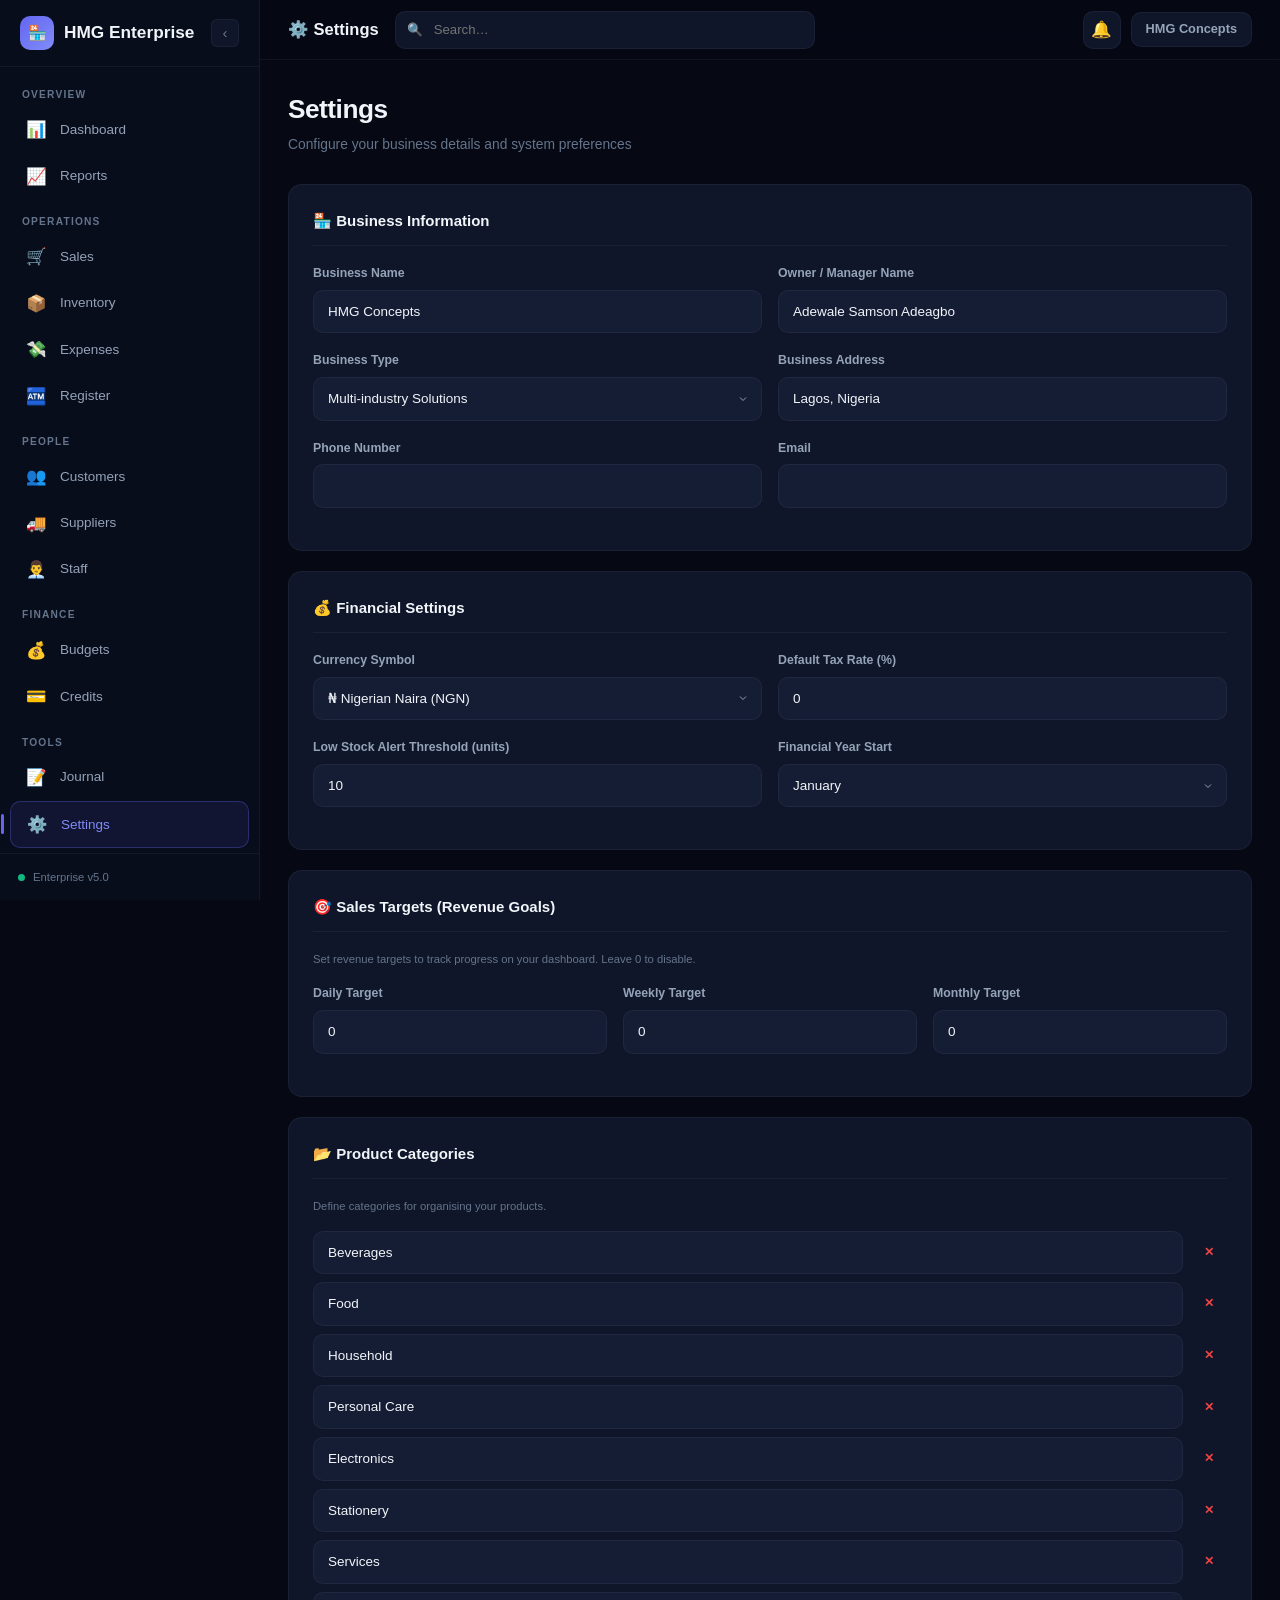
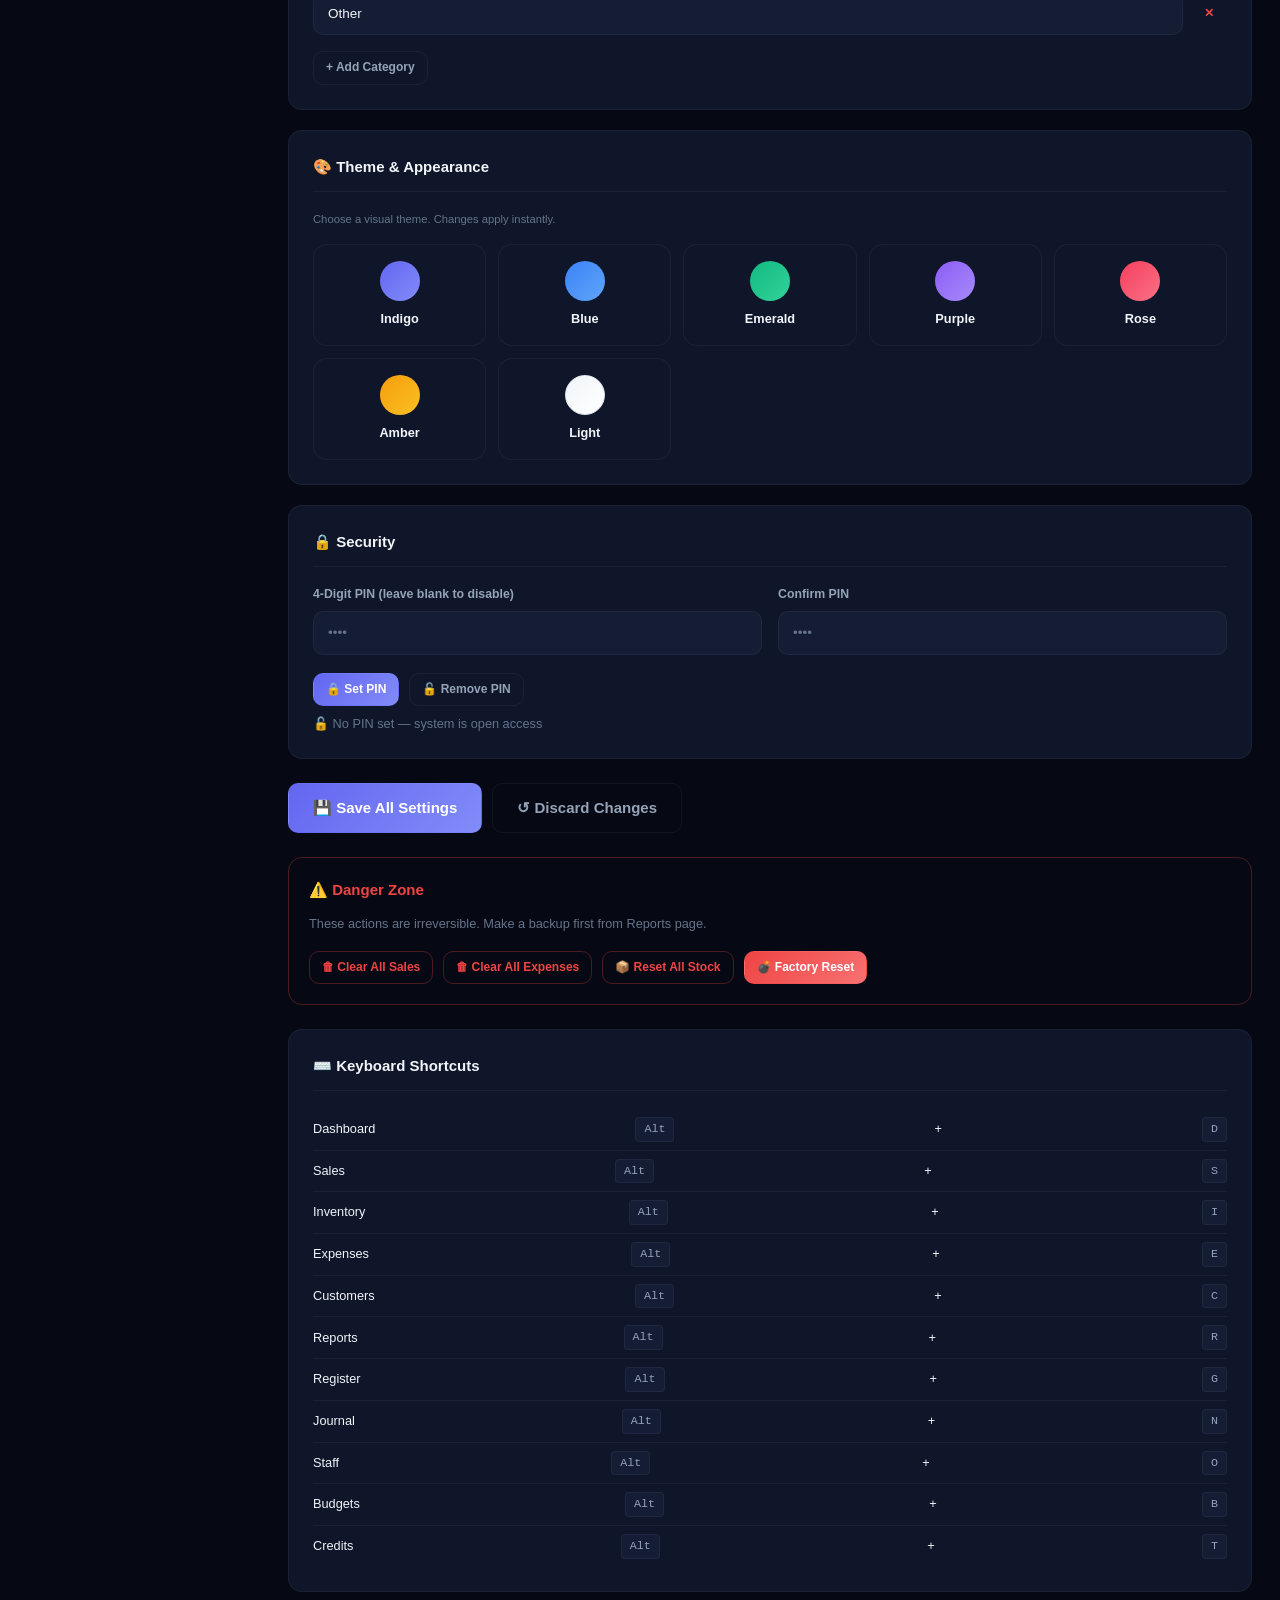
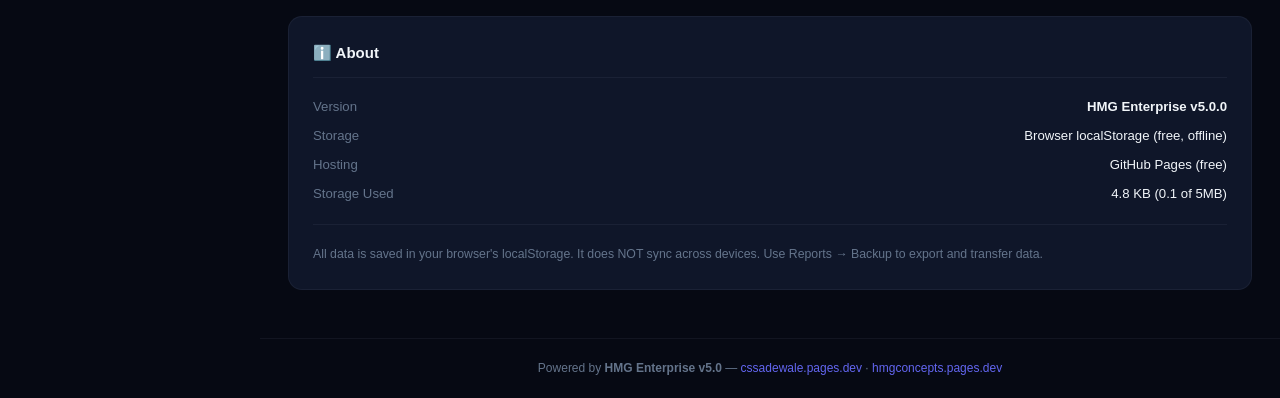
<file: settings.html>
<!DOCTYPE html>
<html lang="en">
<head>
  <meta charset="UTF-8">
  <meta name="viewport" content="width=device-width, initial-scale=1.0">
  <title>Settings — HMG Enterprise v5.0</title>
  <link rel="stylesheet" href="css/style.css"><link rel="manifest" href="manifest.json"><meta name="theme-color" content="#6366f1">
</head>
<body>
  <aside class="sidebar" id="sidebar"><div class="sidebar-header"><div class="sidebar-logo"><div class="logo-icon">🏪</div><span>HMG Enterprise</span></div><button class="sidebar-collapse-btn" onclick="toggleSidebar()">‹</button></div><nav class="sidebar-nav"><div class="nav-group"><div class="nav-group-title">Overview</div><a href="index.html" class="nav-item"><span class="nav-icon">📊</span><span class="nav-text">Dashboard</span></a><a href="reports.html" class="nav-item"><span class="nav-icon">📈</span><span class="nav-text">Reports</span></a></div><div class="nav-group"><div class="nav-group-title">Operations</div><a href="sales.html" class="nav-item"><span class="nav-icon">🛒</span><span class="nav-text">Sales</span></a><a href="inventory.html" class="nav-item"><span class="nav-icon">📦</span><span class="nav-text">Inventory</span></a><a href="expenses.html" class="nav-item"><span class="nav-icon">💸</span><span class="nav-text">Expenses</span></a><a href="register.html" class="nav-item"><span class="nav-icon">🏧</span><span class="nav-text">Register</span></a></div><div class="nav-group"><div class="nav-group-title">People</div><a href="customers.html" class="nav-item"><span class="nav-icon">👥</span><span class="nav-text">Customers</span></a><a href="suppliers.html" class="nav-item"><span class="nav-icon">🚚</span><span class="nav-text">Suppliers</span></a><a href="staff.html" class="nav-item"><span class="nav-icon">👨‍💼</span><span class="nav-text">Staff</span></a></div><div class="nav-group"><div class="nav-group-title">Finance</div><a href="budgets.html" class="nav-item"><span class="nav-icon">💰</span><span class="nav-text">Budgets</span></a><a href="credits.html" class="nav-item"><span class="nav-icon">💳</span><span class="nav-text">Credits</span></a></div><div class="nav-group"><div class="nav-group-title">Tools</div><a href="journal.html" class="nav-item"><span class="nav-icon">📝</span><span class="nav-text">Journal</span></a><a href="settings.html" class="nav-item active"><span class="nav-icon">⚙️</span><span class="nav-text">Settings</span></a></div></nav><div class="sidebar-footer"><div class="footer-dot"></div><div class="sidebar-footer-info">Enterprise v5.0</div></div></aside>
  <div class="sidebar-overlay" id="sidebarOverlay" onclick="toggleSidebar()"></div>
  <main class="main-content">
    <header class="topbar"><button class="topbar-hamburger" onclick="toggleSidebar()">☰</button><div class="topbar-title">⚙️ Settings</div><div class="topbar-search"><input type="text" id="globalSearch" placeholder="Search…"></div><div class="topbar-actions"><button class="topbar-btn" id="notifBtn" onclick="toggleNotifPanel()">🔔<span class="notif-badge" id="notifBadge" style="display:none">0</span></button><div class="topbar-biz-name" id="bizNameNav">HMG Concepts</div></div></header>
    <div class="search-panel" id="searchPanel"></div><div class="notif-panel" id="notifPanel"><div class="notif-panel-header"><span>Notifications</span><button class="btn btn-sm btn-ghost" onclick="ST.saveNotifications([]);renderNotifPanel();updateNotifBadge()">Clear all</button></div><div id="notifList"></div></div>
    <div class="page-content">
      <div class="page-header"><h1>Settings</h1><p class="page-subtitle">Configure your business details and system preferences</p></div>

      <!-- Business Information -->
      <div class="form-section">
        <div class="form-section-title">🏪 Business Information</div>
        <div class="form-row">
          <div class="form-group"><label class="form-label">Business Name</label><input type="text" id="cfgBizName" class="form-input"></div>
          <div class="form-group"><label class="form-label">Owner / Manager Name</label><input type="text" id="cfgOwner" class="form-input"></div>
        </div>
        <div class="form-row">
          <div class="form-group"><label class="form-label">Business Type</label>
            <select id="cfgBizType" class="form-select"><option>Retail Shop</option><option>Wholesale</option><option>Pharmacy / Health</option><option>Food & Beverage</option><option>Electronics</option><option>Fashion & Clothing</option><option>Agribusiness</option><option>Auto Parts</option><option>General Merchandise</option><option>Services</option><option>Consulting</option><option>Multi-industry Solutions</option></select></div>
          <div class="form-group"><label class="form-label">Business Address</label><input type="text" id="cfgAddr" class="form-input"></div>
        </div>
        <div class="form-row">
          <div class="form-group"><label class="form-label">Phone Number</label><input type="text" id="cfgPhone" class="form-input"></div>
          <div class="form-group"><label class="form-label">Email</label><input type="email" id="cfgEmail" class="form-input"></div>
        </div>
      </div>

      <!-- Financial Settings -->
      <div class="form-section">
        <div class="form-section-title">💰 Financial Settings</div>
        <div class="form-row">
          <div class="form-group"><label class="form-label">Currency Symbol</label>
            <select id="cfgCurrency" class="form-select"><option value="₦">₦ Nigerian Naira (NGN)</option><option value="GH₵">GH₵ Ghana Cedi (GHS)</option><option value="KSh">KSh Kenyan Shilling (KES)</option><option value="R">R South African Rand (ZAR)</option><option value="$">$ US Dollar (USD)</option><option value="€">€ Euro (EUR)</option><option value="£">£ British Pound (GBP)</option><option value="UGX">UGX Uganda Shilling</option><option value="TZS">TZS Tanzania Shilling</option><option value="XOF">XOF CFA Franc</option><option value="Rwf">Rwf Rwandan Franc</option><option value="ZMW">ZMW Zambian Kwacha</option><option value="EGP">EGP Egyptian Pound</option><option value="MAD">MAD Moroccan Dirham</option></select></div>
          <div class="form-group"><label class="form-label">Default Tax Rate (%)</label><input type="number" id="cfgTax" class="form-input" min="0" step="0.5"></div>
        </div>
        <div class="form-row">
          <div class="form-group"><label class="form-label">Low Stock Alert Threshold (units)</label><input type="number" id="cfgLowStock" class="form-input" min="1"></div>
          <div class="form-group"><label class="form-label">Financial Year Start</label>
            <select id="cfgFyStart" class="form-select"><option value="1">January</option><option value="4">April</option><option value="7">July</option><option value="10">October</option></select></div>
        </div>
      </div>

      <!-- Sales Targets -->
      <div class="form-section">
        <div class="form-section-title">🎯 Sales Targets (Revenue Goals)</div>
        <p class="form-hint mb-4">Set revenue targets to track progress on your dashboard. Leave 0 to disable.</p>
        <div class="form-row">
          <div class="form-group"><label class="form-label">Daily Target</label><input type="number" id="cfgTargetDaily" class="form-input" min="0"></div>
          <div class="form-group"><label class="form-label">Weekly Target</label><input type="number" id="cfgTargetWeekly" class="form-input" min="0"></div>
          <div class="form-group"><label class="form-label">Monthly Target</label><input type="number" id="cfgTargetMonthly" class="form-input" min="0"></div>
        </div>
      </div>

      <!-- Product Categories -->
      <div class="form-section">
        <div class="form-section-title">📂 Product Categories</div>
        <p class="form-hint mb-4">Define categories for organising your products.</p>
        <div id="categoriesArea"></div>
        <button class="btn btn-outline btn-sm mt-2" onclick="addCategory()">+ Add Category</button>
      </div>

      <!-- Themes -->
      <div class="form-section">
        <div class="form-section-title">🎨 Theme & Appearance</div>
        <p class="form-hint mb-4">Choose a visual theme. Changes apply instantly.</p>
        <div style="display:grid;grid-template-columns:repeat(auto-fill,minmax(160px,1fr));gap:12px">
          <div class="card" style="cursor:pointer;text-align:center;padding:16px" onclick="setTheme('indigo')"><div style="width:40px;height:40px;border-radius:50%;background:linear-gradient(135deg,#6366f1,#818cf8);margin:0 auto 8px"></div><div style="font-weight:600;font-size:0.85rem">Indigo</div></div>
          <div class="card" style="cursor:pointer;text-align:center;padding:16px" onclick="setTheme('blue')"><div style="width:40px;height:40px;border-radius:50%;background:linear-gradient(135deg,#3b82f6,#60a5fa);margin:0 auto 8px"></div><div style="font-weight:600;font-size:0.85rem">Blue</div></div>
          <div class="card" style="cursor:pointer;text-align:center;padding:16px" onclick="setTheme('emerald')"><div style="width:40px;height:40px;border-radius:50%;background:linear-gradient(135deg,#10b981,#34d399);margin:0 auto 8px"></div><div style="font-weight:600;font-size:0.85rem">Emerald</div></div>
          <div class="card" style="cursor:pointer;text-align:center;padding:16px" onclick="setTheme('purple')"><div style="width:40px;height:40px;border-radius:50%;background:linear-gradient(135deg,#8b5cf6,#a78bfa);margin:0 auto 8px"></div><div style="font-weight:600;font-size:0.85rem">Purple</div></div>
          <div class="card" style="cursor:pointer;text-align:center;padding:16px" onclick="setTheme('rose')"><div style="width:40px;height:40px;border-radius:50%;background:linear-gradient(135deg,#f43f5e,#fb7185);margin:0 auto 8px"></div><div style="font-weight:600;font-size:0.85rem">Rose</div></div>
          <div class="card" style="cursor:pointer;text-align:center;padding:16px" onclick="setTheme('amber')"><div style="width:40px;height:40px;border-radius:50%;background:linear-gradient(135deg,#f59e0b,#fbbf24);margin:0 auto 8px"></div><div style="font-weight:600;font-size:0.85rem">Amber</div></div>
          <div class="card" style="cursor:pointer;text-align:center;padding:16px" onclick="setTheme('light')"><div style="width:40px;height:40px;border-radius:50%;background:linear-gradient(135deg,#f1f5f9,#ffffff);border:1px solid #e2e8f0;margin:0 auto 8px"></div><div style="font-weight:600;font-size:0.85rem">Light</div></div>
        </div>
      </div>

      <!-- Security -->
      <div class="form-section">
        <div class="form-section-title">🔒 Security</div>
        <div class="form-row">
          <div class="form-group"><label class="form-label">4-Digit PIN (leave blank to disable)</label><input type="password" id="cfgPin" class="form-input" maxlength="4" inputmode="numeric" pattern="[0-9]*" placeholder="••••"></div>
          <div class="form-group"><label class="form-label">Confirm PIN</label><input type="password" id="cfgPinConfirm" class="form-input" maxlength="4" inputmode="numeric" placeholder="••••"></div>
        </div>
        <div style="display:flex;gap:10px"><button class="btn btn-primary btn-sm" onclick="setPIN()">🔒 Set PIN</button><button class="btn btn-outline btn-sm" onclick="removePIN()">🔓 Remove PIN</button></div>
        <div id="pinStatus" class="text-muted mt-2" style="font-size:0.85rem"></div>
      </div>

      <!-- Save -->
      <div style="display:flex;gap:10px;margin:24px 0">
        <button class="btn btn-primary btn-lg" onclick="saveSettings()">💾 Save All Settings</button>
        <button class="btn btn-outline btn-lg" onclick="loadSettings()">↺ Discard Changes</button>
      </div>

      <!-- Danger Zone -->
      <div class="danger-zone">
        <div class="danger-zone-title">⚠️ Danger Zone</div>
        <p class="text-muted mb-4" style="font-size:0.85rem">These actions are irreversible. Make a backup first from Reports page.</p>
        <div style="display:flex;gap:10px;flex-wrap:wrap">
          <button class="btn btn-outline btn-sm" style="border-color:var(--danger-border);color:var(--danger)" onclick="if(confirm('Clear ALL sales data?')){ST.saveSales([]);showToast('Sales cleared','info')}">🗑 Clear All Sales</button>
          <button class="btn btn-outline btn-sm" style="border-color:var(--danger-border);color:var(--danger)" onclick="if(confirm('Clear ALL expenses?')){ST.saveExpenses([]);showToast('Expenses cleared','info')}">🗑 Clear All Expenses</button>
          <button class="btn btn-outline btn-sm" style="border-color:var(--danger-border);color:var(--danger)" onclick="if(confirm('Reset ALL stock to zero?')){const p=ST.products();p.forEach(x=>x.stock=0);ST.saveProducts(p);showToast('Stock reset','info')}">📦 Reset All Stock</button>
          <button class="btn btn-danger btn-sm" onclick="if(confirm('FACTORY RESET: This will erase EVERYTHING. Are you absolutely sure?')){localStorage.clear();location.reload()}">💣 Factory Reset</button>
        </div>
      </div>

      <!-- Keyboard Shortcuts -->
      <div class="form-section mt-6">
        <div class="form-section-title">⌨️ Keyboard Shortcuts</div>
        <div class="shortcut-row"><span>Dashboard</span><span class="kbd">Alt</span>+<span class="kbd">D</span></div>
        <div class="shortcut-row"><span>Sales</span><span class="kbd">Alt</span>+<span class="kbd">S</span></div>
        <div class="shortcut-row"><span>Inventory</span><span class="kbd">Alt</span>+<span class="kbd">I</span></div>
        <div class="shortcut-row"><span>Expenses</span><span class="kbd">Alt</span>+<span class="kbd">E</span></div>
        <div class="shortcut-row"><span>Customers</span><span class="kbd">Alt</span>+<span class="kbd">C</span></div>
        <div class="shortcut-row"><span>Reports</span><span class="kbd">Alt</span>+<span class="kbd">R</span></div>
        <div class="shortcut-row"><span>Register</span><span class="kbd">Alt</span>+<span class="kbd">G</span></div>
        <div class="shortcut-row"><span>Journal</span><span class="kbd">Alt</span>+<span class="kbd">N</span></div>
        <div class="shortcut-row"><span>Staff</span><span class="kbd">Alt</span>+<span class="kbd">O</span></div>
        <div class="shortcut-row"><span>Budgets</span><span class="kbd">Alt</span>+<span class="kbd">B</span></div>
        <div class="shortcut-row"><span>Credits</span><span class="kbd">Alt</span>+<span class="kbd">T</span></div>
      </div>

      <!-- About -->
      <div class="form-section mt-6">
        <div class="form-section-title">ℹ️ About</div>
        <div style="display:grid;gap:8px;font-size:0.88rem">
          <div style="display:flex;justify-content:space-between"><span class="text-muted">Version</span><strong>HMG Enterprise v5.0.0</strong></div>
          <div style="display:flex;justify-content:space-between"><span class="text-muted">Storage</span><span>Browser localStorage (free, offline)</span></div>
          <div style="display:flex;justify-content:space-between"><span class="text-muted">Hosting</span><span>GitHub Pages (free)</span></div>
          <div style="display:flex;justify-content:space-between"><span class="text-muted">Storage Used</span><span id="aboutStorage">—</span></div>
        </div>
        <div class="divider"></div>
        <p class="text-muted" style="font-size:0.82rem">All data is saved in your browser's localStorage. It does NOT sync across devices. Use Reports → Backup to export and transfer data.</p>
      </div>
    </div>
    <footer class="page-footer"><p>Powered by <strong>HMG Enterprise v5.0</strong> — <a href="https://cssadewale.pages.dev">cssadewale.pages.dev</a> · <a href="https://hmgconcepts.pages.dev">hmgconcepts.pages.dev</a></p></footer>
  </main>
  <div class="toast-container" id="toastContainer"></div>
  <script src="js/storage.js"></script><script src="js/app.js"></script>
  <script>
  function loadSettings(){
    const cfg=ST.config();
    document.getElementById('cfgBizName').value=cfg.businessName||'';
    document.getElementById('cfgOwner').value=cfg.ownerName||'';
    document.getElementById('cfgBizType').value=cfg.businessType||'Retail Shop';
    document.getElementById('cfgAddr').value=cfg.address||'';
    document.getElementById('cfgPhone').value=cfg.phone||'';
    document.getElementById('cfgEmail').value=cfg.email||'';
    document.getElementById('cfgCurrency').value=cfg.currency||'₦';
    document.getElementById('cfgTax').value=cfg.taxRate||0;
    document.getElementById('cfgLowStock').value=cfg.lowStockThreshold||10;
    document.getElementById('cfgFyStart').value=cfg.fyStart||1;
    const targets=ST.targets();
    document.getElementById('cfgTargetDaily').value=targets.daily||0;
    document.getElementById('cfgTargetWeekly').value=targets.weekly||0;
    document.getElementById('cfgTargetMonthly').value=targets.monthly||0;
    // Categories
    renderCategories(cfg.categories||[]);
    // PIN status
    const pin=localStorage.getItem('st_pin');
    document.getElementById('pinStatus').textContent=pin?'🔒 PIN is set':'🔓 No PIN set — system is open access';
    // Storage
    const usage=ST.storageUsage();
    document.getElementById('aboutStorage').textContent=(usage.used/1024).toFixed(1)+' KB ('+usage.pct+' of 5MB)';
  }
  let categories=[];
  function renderCategories(cats){categories=[...cats];
    document.getElementById('categoriesArea').innerHTML=categories.map((c,i)=>
      '<div style="display:flex;gap:8px;align-items:center;margin-bottom:8px">'+
      '<input type="text" class="form-input cat-input" value="'+c+'" style="flex:1">'+
      '<button class="btn btn-sm btn-ghost text-danger" onclick="removeCategory('+i+')">✕</button></div>'
    ).join('');
  }
  function addCategory(){categories.push('');renderCategories(categories)}
  function removeCategory(i){categories.splice(i,1);renderCategories(categories)}

  function saveSettings(){
    const cfg=ST.config();
    cfg.businessName=document.getElementById('cfgBizName').value.trim()||cfg.businessName;
    cfg.ownerName=document.getElementById('cfgOwner').value.trim()||cfg.ownerName;
    cfg.businessType=document.getElementById('cfgBizType').value;
    cfg.address=document.getElementById('cfgAddr').value;
    cfg.phone=document.getElementById('cfgPhone').value;
    cfg.email=document.getElementById('cfgEmail').value;
    cfg.currency=document.getElementById('cfgCurrency').value;
    cfg.taxRate=parseFloat(document.getElementById('cfgTax').value)||0;
    cfg.lowStockThreshold=parseInt(document.getElementById('cfgLowStock').value)||10;
    cfg.fyStart=parseInt(document.getElementById('cfgFyStart').value)||1;
    const catInputs=document.querySelectorAll('.cat-input');
    cfg.categories=[...catInputs].map(i=>i.value.trim()).filter(Boolean);
    ST.saveConfig(cfg);
    // Targets
    ST.saveTargets({daily:parseFloat(document.getElementById('cfgTargetDaily').value)||0,
      weekly:parseFloat(document.getElementById('cfgTargetWeekly').value)||0,
      monthly:parseFloat(document.getElementById('cfgTargetMonthly').value)||0});
    ST.logActivity('setting','Settings updated');
    showToast('Settings saved!','success');
  }
  function setTheme(t){
    ST.saveTheme(t);applyTheme();showToast('Theme applied!','success');
  }
  function setPIN(){
    const pin=document.getElementById('cfgPin').value;
    const confirm=document.getElementById('cfgPinConfirm').value;
    if(!pin||pin.length!==4||!/^\d{4}$/.test(pin)){showToast('PIN must be exactly 4 digits','warning');return}
    if(pin!==confirm){showToast('PINs do not match','warning');return}
    localStorage.setItem('st_pin',JSON.stringify(pin));
    document.getElementById('pinStatus').textContent='🔒 PIN is set';
    showToast('PIN set! It will activate on next page load.','success');
    document.getElementById('cfgPin').value='';document.getElementById('cfgPinConfirm').value='';
  }
  function removePIN(){
    localStorage.removeItem('st_pin');sessionStorage.removeItem('st_unlocked');
    document.getElementById('pinStatus').textContent='🔓 No PIN set — system is open access';
    showToast('PIN removed','info');
  }
  loadSettings();
  </script>
</body>
</html>
</file>
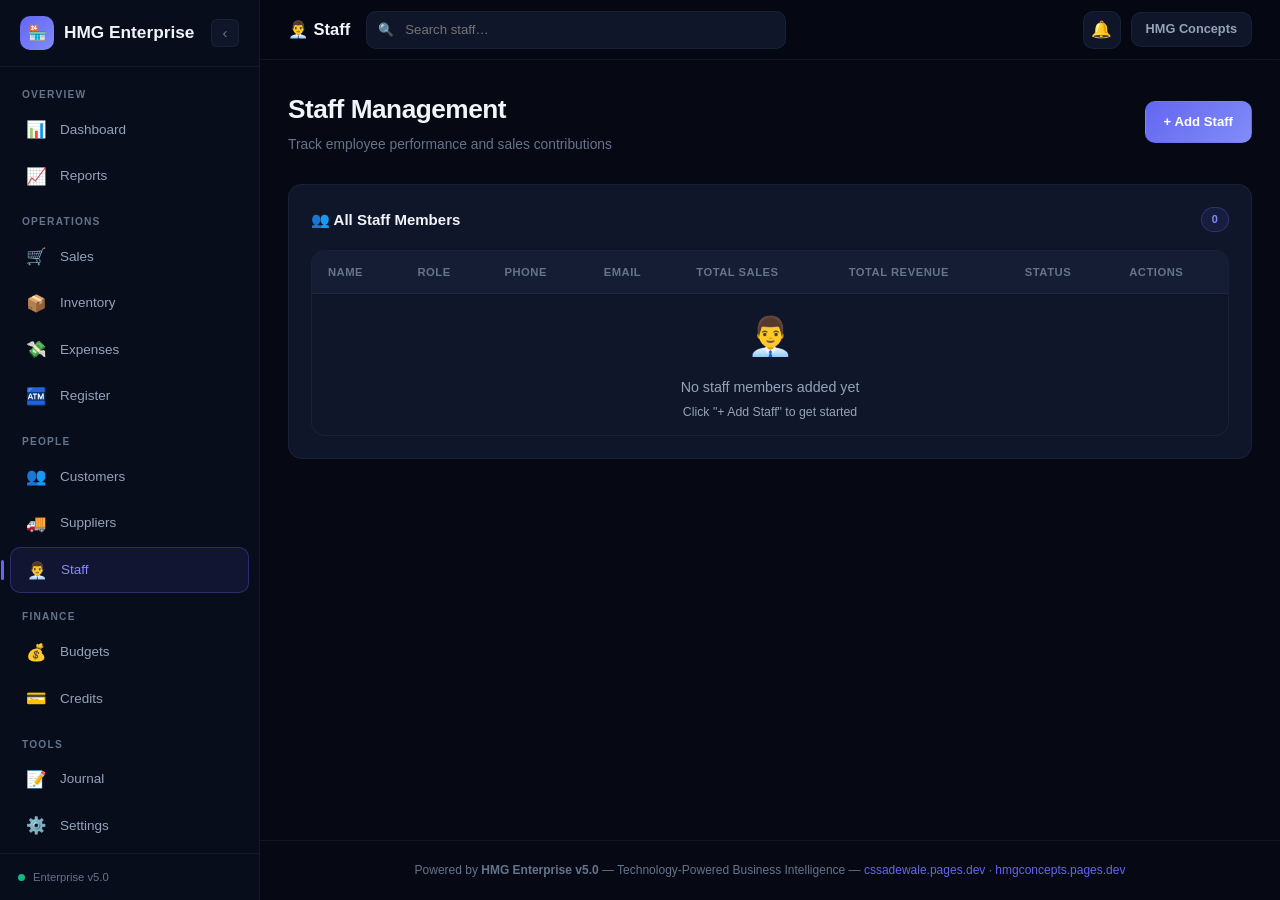
<file: staff.html>
<!DOCTYPE html>
<html lang="en">
<head>
  <meta charset="UTF-8">
  <meta name="viewport" content="width=device-width, initial-scale=1.0">
  <title>Staff — HMG Enterprise v5.0</title>
  <link rel="stylesheet" href="css/style.css">
  <link rel="manifest" href="manifest.json">
  <meta name="theme-color" content="#6366f1">
</head>
<body>
  <aside class="sidebar" id="sidebar">
    <div class="sidebar-header"><div class="sidebar-logo"><div class="logo-icon">🏪</div><span>HMG Enterprise</span></div><button class="sidebar-collapse-btn" onclick="toggleSidebar()">‹</button></div>
    <nav class="sidebar-nav">
      <div class="nav-group"><div class="nav-group-title">Overview</div><a href="index.html" class="nav-item" data-page="index.html"><span class="nav-icon">📊</span><span class="nav-text">Dashboard</span></a><a href="reports.html" class="nav-item" data-page="reports.html"><span class="nav-icon">📈</span><span class="nav-text">Reports</span></a></div>
      <div class="nav-group"><div class="nav-group-title">Operations</div><a href="sales.html" class="nav-item" data-page="sales.html"><span class="nav-icon">🛒</span><span class="nav-text">Sales</span></a><a href="inventory.html" class="nav-item" data-page="inventory.html"><span class="nav-icon">📦</span><span class="nav-text">Inventory</span></a><a href="expenses.html" class="nav-item" data-page="expenses.html"><span class="nav-icon">💸</span><span class="nav-text">Expenses</span></a><a href="register.html" class="nav-item" data-page="register.html"><span class="nav-icon">🏧</span><span class="nav-text">Register</span></a></div>
      <div class="nav-group"><div class="nav-group-title">People</div><a href="customers.html" class="nav-item" data-page="customers.html"><span class="nav-icon">👥</span><span class="nav-text">Customers</span></a><a href="suppliers.html" class="nav-item" data-page="suppliers.html"><span class="nav-icon">🚚</span><span class="nav-text">Suppliers</span></a><a href="staff.html" class="nav-item active" data-page="staff.html"><span class="nav-icon">👨‍💼</span><span class="nav-text">Staff</span></a></div>
      <div class="nav-group"><div class="nav-group-title">Finance</div><a href="budgets.html" class="nav-item" data-page="budgets.html"><span class="nav-icon">💰</span><span class="nav-text">Budgets</span></a><a href="credits.html" class="nav-item" data-page="credits.html"><span class="nav-icon">💳</span><span class="nav-text">Credits</span></a></div>
      <div class="nav-group"><div class="nav-group-title">Tools</div><a href="journal.html" class="nav-item" data-page="journal.html"><span class="nav-icon">📝</span><span class="nav-text">Journal</span></a><a href="settings.html" class="nav-item" data-page="settings.html"><span class="nav-icon">⚙️</span><span class="nav-text">Settings</span></a></div>
    </nav>
    <div class="sidebar-footer"><div class="footer-dot"></div><div class="sidebar-footer-info">Enterprise v5.0</div></div>
  </aside>
  <div class="sidebar-overlay" id="sidebarOverlay" onclick="toggleSidebar()"></div>

  <main class="main-content">
    <header class="topbar">
      <button class="topbar-hamburger" onclick="toggleSidebar()">☰</button>
      <div class="topbar-title">👨‍💼 Staff</div>
      <div class="topbar-search"><input type="text" id="globalSearch" placeholder="Search staff…"></div>
      <div class="topbar-actions">
        <button class="topbar-btn" id="notifBtn" onclick="toggleNotifPanel()">🔔<span class="notif-badge" id="notifBadge" style="display:none">0</span></button>
        <div class="topbar-biz-name" id="bizNameNav">HMG Concepts</div>
      </div>
    </header>
    <div class="search-panel" id="searchPanel"></div>
    <div class="notif-panel" id="notifPanel"><div class="notif-panel-header"><span>Notifications</span><button class="btn btn-sm btn-ghost" onclick="ST.saveNotifications([]);renderNotifPanel();updateNotifBadge()">Clear all</button></div><div id="notifList"></div></div>

    <div class="page-content">
      <div class="page-header">
        <div class="page-header-row">
          <div><h1>Staff Management</h1><p class="page-subtitle">Track employee performance and sales contributions</p></div>
          <div class="page-header-actions">
            <button class="btn btn-primary" onclick="openModal('staffModal')">+ Add Staff</button>
          </div>
        </div>
      </div>

      <!-- Staff List -->
      <div class="card">
        <div class="card-header"><span class="card-title">👥 All Staff Members</span><span id="staffCount" class="badge badge-primary">0</span></div>
        <div class="table-wrapper">
          <table class="data-table">
            <thead><tr><th>Name</th><th>Role</th><th>Phone</th><th>Email</th><th>Total Sales</th><th>Total Revenue</th><th>Status</th><th>Actions</th></tr></thead>
            <tbody id="staffTableBody">
              <tr><td colspan="8" class="table-empty"><div class="empty-icon">👨‍💼</div><div class="empty-text">No staff members added yet</div><div class="empty-hint">Click "+ Add Staff" to get started</div></td></tr>
            </tbody>
          </table>
        </div>
      </div>
    </div>

    <footer class="page-footer"><p>Powered by <strong>HMG Enterprise v5.0</strong> — Technology-Powered Business Intelligence — <a href="https://cssadewale.pages.dev">cssadewale.pages.dev</a> · <a href="https://hmgconcepts.pages.dev">hmgconcepts.pages.dev</a></p></footer>
  </main>

  <!-- Add/Edit Staff Modal -->
  <div class="modal-overlay" id="staffModal">
    <div class="modal">
      <div class="modal-header"><span class="modal-title" id="staffModalTitle">New Staff Member</span><button class="modal-close" onclick="closeModal('staffModal')">✕</button></div>
      <div class="modal-body">
        <input type="hidden" id="staffEditId">
        <div class="form-group"><label class="form-label">Full Name <span class="required">*</span></label><input type="text" id="staffName" class="form-input" placeholder="Staff full name"></div>
        <div class="form-row">
          <div class="form-group"><label class="form-label">Role / Position</label><input type="text" id="staffRole" class="form-input" placeholder="e.g. Cashier, Sales Rep, Manager"></div>
          <div class="form-group"><label class="form-label">Phone</label><input type="text" id="staffPhone" class="form-input" placeholder="Phone number"></div>
        </div>
        <div class="form-row">
          <div class="form-group"><label class="form-label">Email</label><input type="email" id="staffEmail" class="form-input" placeholder="Email address"></div>
          <div class="form-group"><label class="form-label">Hire Date</label><input type="date" id="staffHireDate" class="form-input"></div>
        </div>
        <div class="form-group">
          <label class="form-label">Active Status</label>
          <select id="staffActive" class="form-select"><option value="true">Active</option><option value="false">Inactive</option></select>
        </div>
      </div>
      <div class="modal-footer">
        <button class="btn btn-ghost" onclick="closeModal('staffModal')">Cancel</button>
        <button class="btn btn-primary" onclick="saveStaffMember()">💾 Save Staff</button>
      </div>
    </div>
  </div>

  <div class="toast-container" id="toastContainer"></div>

  <script src="js/storage.js"></script>
  <script src="js/app.js"></script>
  <script>
  function renderStaff(){
    const staff=ST.staff();
    document.getElementById('staffCount').textContent=staff.length;
    if(!staff.length){
      document.getElementById('staffTableBody').innerHTML='<tr><td colspan="8" class="table-empty"><div class="empty-icon">👨‍💼</div><div class="empty-text">No staff members added yet</div><div class="empty-hint">Click "+ Add Staff" to get started</div></td></tr>';
      return;
    }
    document.getElementById('staffTableBody').innerHTML=staff.map(m=>
      '<tr><td><strong>'+m.name+'</strong></td><td>'+(m.role||'—')+'</td><td>'+(m.phone||'—')+'</td><td>'+(m.email||'—')+'</td>'+
      '<td>'+(m.totalSales||0)+'</td><td>'+ST.fmt(m.totalRevenue||0)+'</td>'+
      '<td><span class="badge '+(m.isActive!==false?'badge-success':'badge-muted')+'">'+(m.isActive!==false?'Active':'Inactive')+'</span></td>'+
      '<td><div class="table-actions"><button class="btn btn-sm btn-ghost" onclick="editStaff(\''+m.id+'\')">✏️</button><button class="btn btn-sm btn-ghost text-danger" onclick="deleteStaff(\''+m.id+'\')">🗑</button></div></td></tr>'
    ).join('');
  }

  function saveStaffMember(){
    const name=document.getElementById('staffName').value.trim();
    if(!name){showToast('Staff name is required','warning');return}
    const member={
      name,role:document.getElementById('staffRole').value.trim(),
      phone:document.getElementById('staffPhone').value.trim(),
      email:document.getElementById('staffEmail').value.trim(),
      hireDate:document.getElementById('staffHireDate').value,
      isActive:document.getElementById('staffActive').value==='true'
    };
    const editId=document.getElementById('staffEditId').value;
    if(editId)member.id=editId;
    ST.saveStaffMember(member);
    ST.logActivity('staff',(editId?'Updated':'Added')+' staff: '+name);
    showToast('Staff member '+(editId?'updated':'added')+'!','success');
    closeModal('staffModal');
    resetStaffForm();
    renderStaff();
  }

  function editStaff(id){
    const m=ST.staff().find(x=>x.id===id);
    if(!m)return;
    document.getElementById('staffEditId').value=m.id;
    document.getElementById('staffName').value=m.name||'';
    document.getElementById('staffRole').value=m.role||'';
    document.getElementById('staffPhone').value=m.phone||'';
    document.getElementById('staffEmail').value=m.email||'';
    document.getElementById('staffHireDate').value=m.hireDate?m.hireDate.slice(0,10):'';
    document.getElementById('staffActive').value=m.isActive!==false?'true':'false';
    document.getElementById('staffModalTitle').textContent='Edit Staff Member';
    openModal('staffModal');
  }

  function deleteStaff(id){
    const m=ST.staff().find(x=>x.id===id);
    if(!m||!confirm('Delete staff member "'+m.name+'"? Their sales history will be preserved.'))return;
    const all=ST.staff().filter(x=>x.id!==id);
    ST.saveStaff(all);
    ST.logActivity('staff','Deleted staff: '+m.name);
    showToast('Staff member deleted','info');
    renderStaff();
  }

  function resetStaffForm(){
    document.getElementById('staffEditId').value='';
    document.getElementById('staffName').value='';
    document.getElementById('staffRole').value='';
    document.getElementById('staffPhone').value='';
    document.getElementById('staffEmail').value='';
    document.getElementById('staffHireDate').value='';
    document.getElementById('staffActive').value='true';
    document.getElementById('staffModalTitle').textContent='New Staff Member';
  }

  // Override openModal to reset form when opening staff modal
  const origOpenModal=openModal;
  openModal=function(id){
    if(id==='staffModal')resetStaffForm();
    origOpenModal(id);
  };

  renderStaff();
  </script>
</body>
</html>
</file>
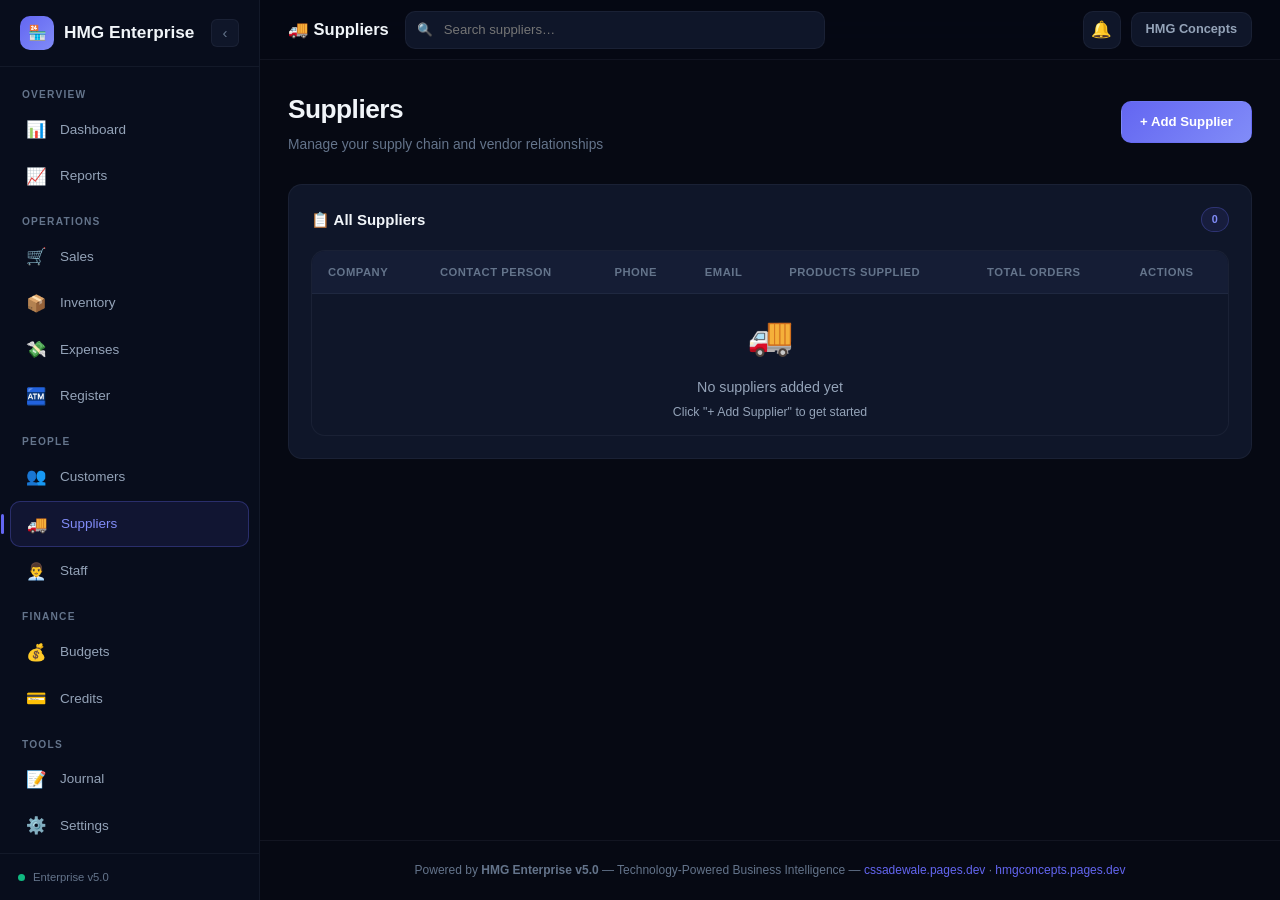
<file: suppliers.html>
<!DOCTYPE html>
<html lang="en">
<head>
  <meta charset="UTF-8">
  <meta name="viewport" content="width=device-width, initial-scale=1.0">
  <title>Suppliers — HMG Enterprise v5.0</title>
  <link rel="stylesheet" href="css/style.css">
  <link rel="manifest" href="manifest.json">
  <meta name="theme-color" content="#6366f1">
</head>
<body>
  <aside class="sidebar" id="sidebar">
    <div class="sidebar-header"><div class="sidebar-logo"><div class="logo-icon">🏪</div><span>HMG Enterprise</span></div><button class="sidebar-collapse-btn" onclick="toggleSidebar()">‹</button></div>
    <nav class="sidebar-nav">
      <div class="nav-group"><div class="nav-group-title">Overview</div><a href="index.html" class="nav-item" data-page="index.html"><span class="nav-icon">📊</span><span class="nav-text">Dashboard</span></a><a href="reports.html" class="nav-item" data-page="reports.html"><span class="nav-icon">📈</span><span class="nav-text">Reports</span></a></div>
      <div class="nav-group"><div class="nav-group-title">Operations</div><a href="sales.html" class="nav-item" data-page="sales.html"><span class="nav-icon">🛒</span><span class="nav-text">Sales</span></a><a href="inventory.html" class="nav-item" data-page="inventory.html"><span class="nav-icon">📦</span><span class="nav-text">Inventory</span></a><a href="expenses.html" class="nav-item" data-page="expenses.html"><span class="nav-icon">💸</span><span class="nav-text">Expenses</span></a><a href="register.html" class="nav-item" data-page="register.html"><span class="nav-icon">🏧</span><span class="nav-text">Register</span></a></div>
      <div class="nav-group"><div class="nav-group-title">People</div><a href="customers.html" class="nav-item" data-page="customers.html"><span class="nav-icon">👥</span><span class="nav-text">Customers</span></a><a href="suppliers.html" class="nav-item active" data-page="suppliers.html"><span class="nav-icon">🚚</span><span class="nav-text">Suppliers</span></a><a href="staff.html" class="nav-item" data-page="staff.html"><span class="nav-icon">👨‍💼</span><span class="nav-text">Staff</span></a></div>
      <div class="nav-group"><div class="nav-group-title">Finance</div><a href="budgets.html" class="nav-item" data-page="budgets.html"><span class="nav-icon">💰</span><span class="nav-text">Budgets</span></a><a href="credits.html" class="nav-item" data-page="credits.html"><span class="nav-icon">💳</span><span class="nav-text">Credits</span></a></div>
      <div class="nav-group"><div class="nav-group-title">Tools</div><a href="journal.html" class="nav-item" data-page="journal.html"><span class="nav-icon">📝</span><span class="nav-text">Journal</span></a><a href="settings.html" class="nav-item" data-page="settings.html"><span class="nav-icon">⚙️</span><span class="nav-text">Settings</span></a></div>
    </nav>
    <div class="sidebar-footer"><div class="footer-dot"></div><div class="sidebar-footer-info">Enterprise v5.0</div></div>
  </aside>
  <div class="sidebar-overlay" id="sidebarOverlay" onclick="toggleSidebar()"></div>

  <main class="main-content">
    <header class="topbar">
      <button class="topbar-hamburger" onclick="toggleSidebar()">☰</button>
      <div class="topbar-title">🚚 Suppliers</div>
      <div class="topbar-search"><input type="text" id="globalSearch" placeholder="Search suppliers…"></div>
      <div class="topbar-actions">
        <button class="topbar-btn" id="notifBtn" onclick="toggleNotifPanel()">🔔<span class="notif-badge" id="notifBadge" style="display:none">0</span></button>
        <div class="topbar-biz-name" id="bizNameNav">HMG Concepts</div>
      </div>
    </header>
    <div class="search-panel" id="searchPanel"></div>
    <div class="notif-panel" id="notifPanel"><div class="notif-panel-header"><span>Notifications</span><button class="btn btn-sm btn-ghost" onclick="ST.saveNotifications([]);renderNotifPanel();updateNotifBadge()">Clear all</button></div><div id="notifList"></div></div>

    <div class="page-content">
      <div class="page-header">
        <div class="page-header-row">
          <div><h1>Suppliers</h1><p class="page-subtitle">Manage your supply chain and vendor relationships</p></div>
          <div class="page-header-actions">
            <button class="btn btn-primary" onclick="openModal('supplierModal')">+ Add Supplier</button>
          </div>
        </div>
      </div>

      <!-- Suppliers List -->
      <div class="card">
        <div class="card-header"><span class="card-title">📋 All Suppliers</span><span id="supplierCount" class="badge badge-primary">0</span></div>
        <div class="table-wrapper">
          <table class="data-table">
            <thead><tr><th>Company</th><th>Contact Person</th><th>Phone</th><th>Email</th><th>Products Supplied</th><th>Total Orders</th><th>Actions</th></tr></thead>
            <tbody id="supplierTableBody">
              <tr><td colspan="7" class="table-empty"><div class="empty-icon">🚚</div><div class="empty-text">No suppliers added yet</div><div class="empty-hint">Click "+ Add Supplier" to get started</div></td></tr>
            </tbody>
          </table>
        </div>
      </div>
    </div>

    <footer class="page-footer"><p>Powered by <strong>HMG Enterprise v5.0</strong> — Technology-Powered Business Intelligence — <a href="https://cssadewale.pages.dev">cssadewale.pages.dev</a> · <a href="https://hmgconcepts.pages.dev">hmgconcepts.pages.dev</a></p></footer>
  </main>

  <!-- Add Supplier Modal -->
  <div class="modal-overlay" id="supplierModal">
    <div class="modal">
      <div class="modal-header"><span class="modal-title" id="supplierModalTitle">New Supplier</span><button class="modal-close" onclick="closeModal('supplierModal')">✕</button></div>
      <div class="modal-body">
        <input type="hidden" id="supEditId">
        <div class="form-group"><label class="form-label">Company Name <span class="required">*</span></label><input type="text" id="supCompany" class="form-input" placeholder="Supplier company name"></div>
        <div class="form-row">
          <div class="form-group"><label class="form-label">Contact Person</label><input type="text" id="supContact" class="form-input" placeholder="Primary contact"></div>
          <div class="form-group"><label class="form-label">Phone</label><input type="text" id="supPhone" class="form-input" placeholder="Phone number"></div>
        </div>
        <div class="form-row">
          <div class="form-group"><label class="form-label">Email</label><input type="email" id="supEmail" class="form-input" placeholder="Email address"></div>
          <div class="form-group"><label class="form-label">Products Supplied</label><input type="text" id="supProducts" class="form-input" placeholder="e.g. Beverages, Food"></div>
        </div>
        <div class="form-group"><label class="form-label">Address</label><input type="text" id="supAddress" class="form-input" placeholder="Physical address"></div>
        <div class="form-group"><label class="form-label">Notes</label><textarea id="supNotes" class="form-textarea" rows="2" placeholder="Payment terms, delivery schedule, etc."></textarea></div>
      </div>
      <div class="modal-footer">
        <button class="btn btn-ghost" onclick="closeModal('supplierModal')">Cancel</button>
        <button class="btn btn-primary" onclick="saveSupplier()">💾 Save Supplier</button>
      </div>
    </div>
  </div>

  <div class="toast-container" id="toastContainer"></div>

  <script src="js/storage.js"></script>
  <script src="js/app.js"></script>
  <script>
  function renderSuppliers(){
    const suppliers=ST.suppliers();
    document.getElementById('supplierCount').textContent=suppliers.length;
    if(!suppliers.length){
      document.getElementById('supplierTableBody').innerHTML='<tr><td colspan="7" class="table-empty"><div class="empty-icon">🚚</div><div class="empty-text">No suppliers added yet</div><div class="empty-hint">Click "+ Add Supplier" to get started</div></td></tr>';
      return;
    }
    document.getElementById('supplierTableBody').innerHTML=suppliers.map(s=>
      '<tr><td><strong>'+s.company+'</strong></td><td>'+(s.contact||'—')+'</td><td>'+(s.phone||'—')+'</td><td>'+(s.email||'—')+'</td><td>'+(s.productsSupplied||'—')+'</td>'+
      '<td>'+(s.totalOrders||0)+'</td>'+
      '<td><div class="table-actions"><button class="btn btn-sm btn-ghost" onclick="editSupplier(\''+s.id+'\')">✏️</button><button class="btn btn-sm btn-ghost text-danger" onclick="deleteSupplier(\''+s.id+'\')">🗑</button></div></td></tr>'
    ).join('');
  }

  function saveSupplier(){
    const company=document.getElementById('supCompany').value.trim();
    if(!company){showToast('Company name is required','warning');return}
    const sup={
      company,contact:document.getElementById('supContact').value.trim(),
      phone:document.getElementById('supPhone').value.trim(),
      email:document.getElementById('supEmail').value.trim(),
      productsSupplied:document.getElementById('supProducts').value.trim(),
      address:document.getElementById('supAddress').value.trim(),
      notes:document.getElementById('supNotes').value.trim()
    };
    const editId=document.getElementById('supEditId').value;
    if(editId)sup.id=editId;
    ST.saveSupplier(sup);
    ST.logActivity('supplier',(editId?'Updated':'Added')+' supplier: '+company);
    showToast('Supplier '+(editId?'updated':'added')+'!','success');
    closeModal('supplierModal');
    resetSupplierForm();
    renderSuppliers();
  }

  function editSupplier(id){
    const s=ST.suppliers().find(x=>x.id===id);
    if(!s)return;
    document.getElementById('supEditId').value=s.id;
    document.getElementById('supCompany').value=s.company||'';
    document.getElementById('supContact').value=s.contact||'';
    document.getElementById('supPhone').value=s.phone||'';
    document.getElementById('supEmail').value=s.email||'';
    document.getElementById('supProducts').value=s.productsSupplied||'';
    document.getElementById('supAddress').value=s.address||'';
    document.getElementById('supNotes').value=s.notes||'';
    document.getElementById('supplierModalTitle').textContent='Edit Supplier';
    openModal('supplierModal');
  }

  function deleteSupplier(id){
    const s=ST.suppliers().find(x=>x.id===id);
    if(!s||!confirm('Delete supplier "'+s.company+'"? This cannot be undone.'))return;
    const all=ST.suppliers().filter(x=>x.id!==id);
    ST.saveSuppliers(all);
    ST.logActivity('supplier','Deleted supplier: '+s.company);
    showToast('Supplier deleted','info');
    renderSuppliers();
  }

  function resetSupplierForm(){
    document.getElementById('supEditId').value='';
    document.getElementById('supCompany').value='';
    document.getElementById('supContact').value='';
    document.getElementById('supPhone').value='';
    document.getElementById('supEmail').value='';
    document.getElementById('supProducts').value='';
    document.getElementById('supAddress').value='';
    document.getElementById('supNotes').value='';
    document.getElementById('supplierModalTitle').textContent='New Supplier';
  }

  // Open modal for new supplier
  const origOpenModal=openModal;
  openModal=function(id){
    if(id==='supplierModal')resetSupplierForm();
    origOpenModal(id);
  };

  renderSuppliers();
  </script>
</body>
</html>
</file>
<file: css/style.css>
/* ================================================================
   HMG ENTERPRISE v5.0 — Professional Design System
   Complete UI/UX Revamp — Modern Enterprise Dashboard
   ================================================================ */

/* ── CSS RESET & BASE ────────────────────────────────────────── */
*, *::before, *::after { margin: 0; padding: 0; box-sizing: border-box; }
html { scroll-behavior: smooth; font-size: 15px; }
body {
  font-family: -apple-system, BlinkMacSystemFont, 'Segoe UI', Roboto, 'Helvetica Neue', Arial, sans-serif;
  background: var(--bg); color: var(--text); line-height: 1.6;
  display: flex; min-height: 100vh; overflow-x: hidden;
  -webkit-font-smoothing: antialiased; -moz-osx-font-smoothing: grayscale;
}
a { color: var(--primary); text-decoration: none; transition: color .2s; }
a:hover { color: var(--primary-light); }
img { max-width: 100%; display: block; }
button, input, select, textarea { font: inherit; color: inherit; }
button { cursor: pointer; border: none; background: none; }
::-webkit-scrollbar { width: 6px; height: 6px; }
::-webkit-scrollbar-track { background: transparent; }
::-webkit-scrollbar-thumb { background: var(--border); border-radius: 3px; }
::-webkit-scrollbar-thumb:hover { background: var(--muted); }
::selection { background: var(--primary); color: #fff; }

/* ── THEME VARIABLES ─────────────────────────────────────────── */
:root {
  /* Dark Professional (default) */
  --bg: #060913;
  --bg-subtle: #0a0f1e;
  --surface: #0f1629;
  --surface-2: #151d35;
  --surface-3: #1b2542;
  --surface-hover: #182040;
  --border: rgba(148, 163, 184, 0.08);
  --border-strong: rgba(148, 163, 184, 0.15);

  --primary: #6366f1;
  --primary-light: #818cf8;
  --primary-dark: #4f46e5;
  --primary-bg: rgba(99, 102, 241, 0.1);
  --primary-border: rgba(99, 102, 241, 0.3);

  --success: #10b981;
  --success-light: #34d399;
  --success-bg: rgba(16, 185, 129, 0.1);
  --success-border: rgba(16, 185, 129, 0.3);

  --warning: #f59e0b;
  --warning-light: #fbbf24;
  --warning-bg: rgba(245, 158, 11, 0.1);
  --warning-border: rgba(245, 158, 11, 0.3);

  --danger: #ef4444;
  --danger-light: #f87171;
  --danger-bg: rgba(239, 68, 68, 0.1);
  --danger-border: rgba(239, 68, 68, 0.3);

  --info: #3b82f6;
  --info-light: #60a5fa;
  --info-bg: rgba(59, 130, 246, 0.1);

  --text: #f1f5f9;
  --text-secondary: #94a3b8;
  --text-muted: #64748b;
  --text-inverse: #0f172a;

  --sidebar-bg: #080d1c;
  --sidebar-width: 260px;
  --sidebar-collapsed: 72px;
  --topbar-height: 60px;

  --radius-sm: 6px;
  --radius: 10px;
  --radius-lg: 14px;
  --radius-xl: 20px;

  --shadow-sm: 0 1px 2px rgba(0,0,0,0.3);
  --shadow: 0 4px 12px rgba(0,0,0,0.25);
  --shadow-lg: 0 8px 30px rgba(0,0,0,0.35);
  --shadow-glow: 0 0 20px rgba(99,102,241,0.15);

  --transition: .25s cubic-bezier(.4,0,.2,1);
  --transition-fast: .15s ease;
  --transition-slow: .4s cubic-bezier(.4,0,.2,1);
}

/* Light Theme */
body.light-theme {
  --bg: #f1f5f9;
  --bg-subtle: #e8edf4;
  --surface: #ffffff;
  --surface-2: #f8fafc;
  --surface-3: #f1f5f9;
  --surface-hover: #f1f5f9;
  --border: rgba(15, 23, 42, 0.08);
  --border-strong: rgba(15, 23, 42, 0.15);
  --sidebar-bg: #ffffff;
  --text: #0f172a;
  --text-secondary: #475569;
  --text-muted: #94a3b8;
  --primary-bg: rgba(79, 70, 229, 0.08);
  --success-bg: rgba(16, 185, 129, 0.08);
  --warning-bg: rgba(245, 158, 11, 0.08);
  --danger-bg: rgba(239, 68, 68, 0.08);
  --shadow-sm: 0 1px 2px rgba(0,0,0,0.05);
  --shadow: 0 4px 12px rgba(0,0,0,0.08);
  --shadow-lg: 0 8px 30px rgba(0,0,0,0.12);
  --shadow-glow: 0 0 20px rgba(79,70,229,0.08);
}

/* Theme Variations (applied via body class) */
body.theme-blue { --primary: #3b82f6; --primary-light: #60a5fa; --primary-dark: #2563eb; --primary-bg: rgba(59,130,246,0.1); --primary-border: rgba(59,130,246,0.3); --shadow-glow: 0 0 20px rgba(59,130,246,0.15); }
body.theme-emerald { --primary: #10b981; --primary-light: #34d399; --primary-dark: #059669; --primary-bg: rgba(16,185,129,0.1); --primary-border: rgba(16,185,129,0.3); --shadow-glow: 0 0 20px rgba(16,185,129,0.15); }
body.theme-purple { --primary: #8b5cf6; --primary-light: #a78bfa; --primary-dark: #7c3aed; --primary-bg: rgba(139,92,246,0.1); --primary-border: rgba(139,92,246,0.3); --shadow-glow: 0 0 20px rgba(139,92,246,0.15); }
body.theme-rose { --primary: #f43f5e; --primary-light: #fb7185; --primary-dark: #e11d48; --primary-bg: rgba(244,63,94,0.1); --primary-border: rgba(244,63,94,0.3); --shadow-glow: 0 0 20px rgba(244,63,94,0.15); }
body.theme-amber { --primary: #f59e0b; --primary-light: #fbbf24; --primary-dark: #d97706; --primary-bg: rgba(245,158,11,0.1); --primary-border: rgba(245,158,11,0.3); --shadow-glow: 0 0 20px rgba(245,158,11,0.15); }

/* ── LAYOUT ──────────────────────────────────────────────────── */

/* Sidebar */
.sidebar {
  position: fixed; left: 0; top: 0; bottom: 0;
  width: var(--sidebar-width);
  background: var(--sidebar-bg);
  border-right: 1px solid var(--border);
  display: flex; flex-direction: column;
  z-index: 1000;
  transition: width var(--transition), transform var(--transition);
  overflow: hidden;
}
.sidebar.collapsed { width: var(--sidebar-collapsed); }
.sidebar-header {
  display: flex; align-items: center; justify-content: space-between;
  padding: 16px 20px; border-bottom: 1px solid var(--border);
  min-height: 60px;
}
.sidebar-logo {
  display: flex; align-items: center; gap: 10px;
  font-weight: 800; font-size: 1.15rem; color: var(--text);
  white-space: nowrap; overflow: hidden;
}
.sidebar-logo .logo-icon {
  width: 34px; height: 34px; border-radius: var(--radius);
  background: linear-gradient(135deg, var(--primary), var(--primary-light));
  display: flex; align-items: center; justify-content: center;
  font-size: 1rem; flex-shrink: 0;
}
.sidebar.collapsed .sidebar-logo span,
.sidebar.collapsed .nav-text,
.sidebar.collapsed .nav-group-title,
.sidebar.collapsed .sidebar-footer-info { display: none; }
.sidebar.collapsed .sidebar-logo { justify-content: center; }
.sidebar-collapse-btn {
  width: 28px; height: 28px; border-radius: var(--radius-sm);
  background: var(--surface); border: 1px solid var(--border);
  color: var(--text-muted); display: flex; align-items: center; justify-content: center;
  transition: var(--transition-fast); flex-shrink: 0; font-size: 1rem;
}
.sidebar-collapse-btn:hover { background: var(--surface-2); color: var(--text); }
.sidebar.collapsed .sidebar-collapse-btn { transform: rotate(180deg); }

/* Sidebar Navigation */
.sidebar-nav {
  flex: 1; overflow-y: auto; padding: 12px 10px;
  scrollbar-width: thin; scrollbar-color: var(--border) transparent;
}
.nav-group { margin-bottom: 8px; }
.nav-group-title {
  padding: 8px 12px 4px; font-size: 0.68rem; font-weight: 700;
  text-transform: uppercase; letter-spacing: 1.2px;
  color: var(--text-muted); white-space: nowrap;
}
.nav-item {
  display: flex; align-items: center; gap: 12px;
  padding: 9px 14px; border-radius: var(--radius);
  color: var(--text-secondary); font-size: 0.9rem; font-weight: 500;
  transition: var(--transition-fast); white-space: nowrap;
  position: relative; margin-bottom: 2px;
}
.nav-item:hover { background: var(--surface); color: var(--text); }
.nav-item.active {
  background: var(--primary-bg); color: var(--primary-light);
  border: 1px solid var(--primary-border);
}
.nav-item.active::before {
  content: ''; position: absolute; left: -10px; top: 50%; transform: translateY(-50%);
  width: 3px; height: 20px; border-radius: 2px;
  background: var(--primary);
}
.nav-icon { font-size: 1.1rem; width: 24px; text-align: center; flex-shrink: 0; }
.sidebar.collapsed .nav-item { justify-content: center; padding: 10px; }
.sidebar.collapsed .nav-item.active::before { display: none; }

.sidebar-footer {
  padding: 14px 18px; border-top: 1px solid var(--border);
  font-size: 0.75rem; color: var(--text-muted);
  display: flex; align-items: center; gap: 8px;
}
.sidebar-footer .footer-dot {
  width: 7px; height: 7px; border-radius: 50%;
  background: var(--success); flex-shrink: 0;
}

/* Sidebar Overlay (mobile) */
.sidebar-overlay {
  display: none; position: fixed; inset: 0;
  background: rgba(0,0,0,0.6); z-index: 999;
  backdrop-filter: blur(4px);
}

/* Main Content */
.main-content {
  flex: 1; margin-left: var(--sidebar-width);
  min-height: 100vh; display: flex; flex-direction: column;
  transition: margin-left var(--transition);
}
.sidebar.collapsed ~ .main-content { margin-left: var(--sidebar-collapsed); }

/* Top Bar */
.topbar {
  position: sticky; top: 0; z-index: 100;
  height: var(--topbar-height);
  display: flex; align-items: center; gap: 16px;
  padding: 0 28px;
  background: rgba(6, 9, 19, 0.85);
  backdrop-filter: blur(16px) saturate(180%);
  border-bottom: 1px solid var(--border);
}
body.light-theme .topbar { background: rgba(255,255,255,0.85); }

.topbar-hamburger {
  display: none; width: 38px; height: 38px;
  border-radius: var(--radius); background: var(--surface);
  border: 1px solid var(--border);
  align-items: center; justify-content: center;
  font-size: 1.2rem; color: var(--text);
}
.topbar-title {
  font-size: 1.1rem; font-weight: 700; color: var(--text);
}
.topbar-search {
  flex: 1; max-width: 420px; position: relative;
}
.topbar-search input {
  width: 100%; height: 38px; padding: 0 14px 0 38px;
  border-radius: var(--radius); border: 1px solid var(--border);
  background: var(--surface); color: var(--text);
  font-size: 0.88rem; transition: var(--transition-fast);
  outline: none;
}
.topbar-search input:focus {
  border-color: var(--primary); box-shadow: 0 0 0 3px var(--primary-bg);
}
.topbar-search::before {
  content: '🔍'; position: absolute; left: 12px; top: 50%;
  transform: translateY(-50%); font-size: 0.85rem; pointer-events: none;
}
.topbar-actions {
  display: flex; align-items: center; gap: 10px; margin-left: auto;
}
.topbar-btn {
  width: 38px; height: 38px; border-radius: var(--radius);
  background: var(--surface); border: 1px solid var(--border);
  display: flex; align-items: center; justify-content: center;
  font-size: 1.1rem; color: var(--text-secondary);
  position: relative; transition: var(--transition-fast);
}
.topbar-btn:hover { background: var(--surface-2); color: var(--text); }
.notif-badge {
  position: absolute; top: -4px; right: -4px;
  min-width: 18px; height: 18px; border-radius: 9px;
  background: var(--danger); color: #fff;
  font-size: 0.65rem; font-weight: 700;
  display: flex; align-items: center; justify-content: center;
  padding: 0 4px; animation: pulse-badge 2s infinite;
}
@keyframes pulse-badge { 0%,100%{transform:scale(1)} 50%{transform:scale(1.15)} }
.topbar-biz-name {
  font-size: 0.85rem; font-weight: 600; color: var(--text-secondary);
  padding: 6px 14px; border-radius: var(--radius);
  background: var(--surface); border: 1px solid var(--border);
}

/* Page Content */
.page-content {
  flex: 1; padding: 28px;
}

/* Page Header */
.page-header {
  margin-bottom: 28px;
}
.page-header h1 {
  font-size: 1.75rem; font-weight: 800; color: var(--text);
  letter-spacing: -0.5px; margin-bottom: 4px;
}
.page-header .page-subtitle {
  font-size: 0.92rem; color: var(--text-muted); font-weight: 400;
}
.page-header-row {
  display: flex; align-items: center; justify-content: space-between;
  flex-wrap: wrap; gap: 16px;
}
.page-header-actions {
  display: flex; gap: 10px; flex-wrap: wrap;
}

/* Footer */
.page-footer {
  padding: 20px 28px; border-top: 1px solid var(--border);
  text-align: center; font-size: 0.8rem; color: var(--text-muted);
}
.page-footer a { color: var(--primary); font-weight: 500; }

/* ── COMPONENTS ──────────────────────────────────────────────── */

/* Cards */
.card {
  background: var(--surface);
  border: 1px solid var(--border);
  border-radius: var(--radius-lg);
  padding: 22px;
  transition: var(--transition);
}
.card:hover { border-color: var(--border-strong); }
.card-header {
  display: flex; align-items: center; justify-content: space-between;
  margin-bottom: 18px; gap: 12px;
}
.card-title {
  font-size: 1rem; font-weight: 700; color: var(--text);
}
.card-subtitle {
  font-size: 0.82rem; color: var(--text-muted);
}

/* KPI Cards */
.kpi-grid {
  display: grid; grid-template-columns: repeat(auto-fill, minmax(220px, 1fr));
  gap: 16px; margin-bottom: 24px;
}
.kpi-card {
  background: var(--surface); border: 1px solid var(--border);
  border-radius: var(--radius-lg); padding: 20px;
  transition: var(--transition); position: relative; overflow: hidden;
}
.kpi-card::after {
  content: ''; position: absolute; top: 0; left: 0; right: 0;
  height: 3px; background: linear-gradient(90deg, var(--primary), var(--primary-light));
  opacity: 0; transition: var(--transition);
}
.kpi-card:hover { transform: translateY(-2px); box-shadow: var(--shadow); }
.kpi-card:hover::after { opacity: 1; }
.kpi-label {
  font-size: 0.78rem; font-weight: 600; text-transform: uppercase;
  letter-spacing: 0.5px; color: var(--text-muted); margin-bottom: 8px;
}
.kpi-value {
  font-size: 1.6rem; font-weight: 800; color: var(--text);
  letter-spacing: -0.5px;
}
.kpi-change {
  font-size: 0.75rem; font-weight: 600; margin-top: 6px;
  display: inline-flex; align-items: center; gap: 3px;
  padding: 2px 8px; border-radius: 20px;
}
.kpi-change.up { color: var(--success); background: var(--success-bg); }
.kpi-change.down { color: var(--danger); background: var(--danger-bg); }
.kpi-icon {
  position: absolute; top: 18px; right: 18px;
  width: 40px; height: 40px; border-radius: var(--radius);
  display: flex; align-items: center; justify-content: center;
  font-size: 1.2rem;
}
.kpi-icon.primary { background: var(--primary-bg); }
.kpi-icon.success { background: var(--success-bg); }
.kpi-icon.warning { background: var(--warning-bg); }
.kpi-icon.danger { background: var(--danger-bg); }

/* Stats Row */
.stats-row {
  display: grid; grid-template-columns: repeat(auto-fill, minmax(180px, 1fr));
  gap: 12px; margin-bottom: 20px;
}
.stat-item {
  background: var(--surface); border: 1px solid var(--border);
  border-radius: var(--radius); padding: 14px 16px;
  text-align: center;
}
.stat-value { font-size: 1.35rem; font-weight: 800; color: var(--text); }
.stat-label { font-size: 0.75rem; color: var(--text-muted); margin-top: 2px; }

/* Buttons */
.btn {
  display: inline-flex; align-items: center; justify-content: center; gap: 8px;
  padding: 9px 18px; border-radius: var(--radius);
  font-size: 0.88rem; font-weight: 600;
  transition: var(--transition-fast);
  white-space: nowrap; border: 1px solid transparent;
}
.btn-sm { padding: 6px 12px; font-size: 0.8rem; }
.btn-lg { padding: 12px 24px; font-size: 1rem; }
.btn-primary {
  background: linear-gradient(135deg, var(--primary), var(--primary-light));
  color: #fff; border-color: transparent;
}
.btn-primary:hover { opacity: 0.9; transform: translateY(-1px); box-shadow: var(--shadow); }
.btn-success {
  background: linear-gradient(135deg, var(--success), var(--success-light));
  color: #fff;
}
.btn-success:hover { opacity: 0.9; }
.btn-danger {
  background: linear-gradient(135deg, var(--danger), var(--danger-light));
  color: #fff;
}
.btn-danger:hover { opacity: 0.9; }
.btn-warning {
  background: linear-gradient(135deg, var(--warning), var(--warning-light));
  color: #000;
}
.btn-outline {
  background: transparent; border: 1px solid var(--border);
  color: var(--text-secondary);
}
.btn-outline:hover { background: var(--surface); border-color: var(--border-strong); color: var(--text); }
.btn-ghost {
  background: transparent; color: var(--text-secondary);
}
.btn-ghost:hover { background: var(--surface); color: var(--text); }
.btn-icon {
  width: 36px; height: 36px; padding: 0;
  border-radius: var(--radius); background: var(--surface);
  border: 1px solid var(--border);
}
.btn-icon:hover { background: var(--surface-2); }

/* Forms */
.form-group {
  margin-bottom: 18px;
}
.form-label {
  display: block; font-size: 0.82rem; font-weight: 600;
  color: var(--text-secondary); margin-bottom: 6px;
}
.form-label .required { color: var(--danger); }
.form-input, .form-select, .form-textarea {
  width: 100%; padding: 10px 14px;
  border-radius: var(--radius); border: 1px solid var(--border);
  background: var(--surface-2); color: var(--text);
  font-size: 0.9rem; transition: var(--transition-fast);
  outline: none;
}
.form-input:focus, .form-select:focus, .form-textarea:focus {
  border-color: var(--primary);
  box-shadow: 0 0 0 3px var(--primary-bg);
}
.form-input::placeholder { color: var(--text-muted); }
.form-textarea { resize: vertical; min-height: 80px; }
.form-select {
  appearance: none;
  background-image: url("data:image/svg+xml,%3Csvg xmlns='http://www.w3.org/2000/svg' width='12' height='12' viewBox='0 0 24 24' fill='none' stroke='%2394a3b8' stroke-width='2'%3E%3Cpath d='M6 9l6 6 6-6'/%3E%3C/svg%3E");
  background-repeat: no-repeat; background-position: right 12px center;
  padding-right: 36px;
}
.form-hint {
  font-size: 0.75rem; color: var(--text-muted); margin-top: 4px;
}
.form-row {
  display: grid; grid-template-columns: repeat(auto-fit, minmax(200px, 1fr));
  gap: 16px;
}
.form-section {
  padding: 24px; margin-bottom: 20px;
  background: var(--surface); border: 1px solid var(--border);
  border-radius: var(--radius-lg);
}
.form-section-title {
  font-size: 1rem; font-weight: 700; margin-bottom: 18px;
  padding-bottom: 12px; border-bottom: 1px solid var(--border);
  color: var(--text);
}

/* Inline form */
.inline-form {
  display: flex; gap: 10px; align-items: flex-end; flex-wrap: wrap;
}
.inline-form .form-group { margin-bottom: 0; flex: 1; min-width: 140px; }

/* Tables */
.table-wrapper {
  overflow-x: auto; border-radius: var(--radius-lg);
  border: 1px solid var(--border); background: var(--surface);
}
.data-table {
  width: 100%; border-collapse: collapse;
  font-size: 0.88rem;
}
.data-table thead { background: var(--surface-2); }
.data-table th {
  padding: 12px 16px; text-align: left; font-weight: 700;
  font-size: 0.75rem; text-transform: uppercase; letter-spacing: 0.5px;
  color: var(--text-muted); border-bottom: 1px solid var(--border);
  white-space: nowrap;
}
.data-table td {
  padding: 12px 16px; border-bottom: 1px solid var(--border);
  color: var(--text-secondary); vertical-align: middle;
}
.data-table tbody tr { transition: var(--transition-fast); }
.data-table tbody tr:hover { background: var(--surface-hover); }
.data-table tbody tr:last-child td { border-bottom: none; }
.table-empty {
  text-align: center; padding: 40px 20px; color: var(--text-muted);
}
.table-empty .empty-icon { font-size: 2.5rem; margin-bottom: 10px; }
.table-empty .empty-text { font-size: 0.95rem; }
.table-empty .empty-hint { font-size: 0.82rem; margin-top: 4px; }
.table-actions {
  display: flex; gap: 6px; align-items: center;
}

/* Badges */
.badge {
  display: inline-flex; align-items: center; gap: 4px;
  padding: 3px 10px; border-radius: 20px;
  font-size: 0.72rem; font-weight: 700;
  text-transform: uppercase; letter-spacing: 0.3px;
}
.badge-success { background: var(--success-bg); color: var(--success); border: 1px solid var(--success-border); }
.badge-warning { background: var(--warning-bg); color: var(--warning); border: 1px solid var(--warning-border); }
.badge-danger { background: var(--danger-bg); color: var(--danger); border: 1px solid var(--danger-border); }
.badge-info { background: var(--info-bg); color: var(--info); }
.badge-primary { background: var(--primary-bg); color: var(--primary-light); border: 1px solid var(--primary-border); }
.badge-muted { background: var(--surface-2); color: var(--text-muted); }

/* Progress Bars */
.progress-bar {
  width: 100%; height: 8px; background: var(--surface-2);
  border-radius: 4px; overflow: hidden;
}
.progress-bar-fill {
  height: 100%; border-radius: 4px;
  transition: width var(--transition-slow);
  background: linear-gradient(90deg, var(--primary), var(--primary-light));
}
.progress-bar-fill.success { background: linear-gradient(90deg, var(--success), var(--success-light)); }
.progress-bar-fill.warning { background: linear-gradient(90deg, var(--warning), var(--warning-light)); }
.progress-bar-fill.danger { background: linear-gradient(90deg, var(--danger), var(--danger-light)); }

.progress-label {
  display: flex; justify-content: space-between; align-items: center;
  font-size: 0.78rem; color: var(--text-muted); margin-bottom: 6px;
}

/* Modals */
.modal-overlay {
  display: none; position: fixed; inset: 0;
  background: rgba(0,0,0,0.7); z-index: 2000;
  backdrop-filter: blur(6px);
  align-items: center; justify-content: center; padding: 20px;
}
.modal-overlay.active { display: flex; }
.modal {
  background: var(--surface); border: 1px solid var(--border);
  border-radius: var(--radius-xl); width: 100%; max-width: 520px;
  max-height: 90vh; overflow-y: auto;
  animation: modal-in .25s ease;
}
.modal-lg { max-width: 720px; }
@keyframes modal-in {
  from { opacity: 0; transform: scale(0.95) translateY(10px); }
  to { opacity: 1; transform: scale(1) translateY(0); }
}
.modal-header {
  display: flex; align-items: center; justify-content: space-between;
  padding: 20px 24px; border-bottom: 1px solid var(--border);
}
.modal-title { font-size: 1.1rem; font-weight: 700; }
.modal-close {
  width: 32px; height: 32px; border-radius: var(--radius);
  background: var(--surface-2); display: flex; align-items: center; justify-content: center;
  color: var(--text-muted); font-size: 1.1rem; transition: var(--transition-fast);
}
.modal-close:hover { background: var(--danger-bg); color: var(--danger); }
.modal-body { padding: 24px; }
.modal-footer {
  display: flex; justify-content: flex-end; gap: 10px;
  padding: 16px 24px; border-top: 1px solid var(--border);
}

/* Toast Notifications */
.toast-container {
  position: fixed; top: 20px; right: 20px; z-index: 3000;
  display: flex; flex-direction: column; gap: 10px;
}
.toast {
  padding: 14px 20px; border-radius: var(--radius);
  background: var(--surface-2); border: 1px solid var(--border);
  box-shadow: var(--shadow-lg);
  font-size: 0.88rem; font-weight: 500; color: var(--text);
  display: flex; align-items: center; gap: 10px;
  animation: toast-in .3s ease;
  max-width: 380px;
}
.toast.success { border-left: 3px solid var(--success); }
.toast.error { border-left: 3px solid var(--danger); }
.toast.warning { border-left: 3px solid var(--warning); }
.toast.info { border-left: 3px solid var(--info); }
.toast.hide { animation: toast-out .3s ease forwards; }
@keyframes toast-in { from { opacity: 0; transform: translateX(40px); } to { opacity: 1; transform: translateX(0); } }
@keyframes toast-out { from { opacity: 1; transform: translateX(0); } to { opacity: 0; transform: translateX(40px); } }

/* Notification Panel */
.notif-panel {
  position: fixed; top: var(--topbar-height); right: 20px;
  width: 360px; max-height: 440px; overflow-y: auto;
  background: var(--surface); border: 1px solid var(--border);
  border-radius: var(--radius-lg); box-shadow: var(--shadow-lg);
  z-index: 1500; display: none;
}
.notif-panel.active { display: block; animation: modal-in .2s ease; }
.notif-panel-header {
  padding: 14px 18px; border-bottom: 1px solid var(--border);
  font-weight: 700; font-size: 0.92rem;
  display: flex; justify-content: space-between; align-items: center;
}
.notif-item {
  padding: 12px 18px; border-bottom: 1px solid var(--border);
  display: flex; gap: 10px; transition: var(--transition-fast);
}
.notif-item:hover { background: var(--surface-hover); }
.notif-item-icon { font-size: 1.2rem; flex-shrink: 0; margin-top: 2px; }
.notif-item-body { flex: 1; }
.notif-item-title { font-size: 0.85rem; font-weight: 600; color: var(--text); }
.notif-item-text { font-size: 0.78rem; color: var(--text-muted); margin-top: 2px; }
.notif-item-time { font-size: 0.7rem; color: var(--text-muted); margin-top: 3px; }

/* Search Panel */
.search-panel {
  position: fixed; top: var(--topbar-height); left: 50%;
  transform: translateX(-50%);
  width: 90%; max-width: 600px; max-height: 440px; overflow-y: auto;
  background: var(--surface); border: 1px solid var(--border);
  border-radius: var(--radius-lg); box-shadow: var(--shadow-lg);
  z-index: 1500; display: none;
}
.search-panel.active { display: block; animation: modal-in .2s ease; }

/* Tabs */
.tabs {
  display: flex; gap: 4px; border-bottom: 1px solid var(--border);
  margin-bottom: 20px; overflow-x: auto;
}
.tab {
  padding: 10px 18px; font-size: 0.85rem; font-weight: 600;
  color: var(--text-muted); border-bottom: 2px solid transparent;
  transition: var(--transition-fast); white-space: nowrap;
}
.tab:hover { color: var(--text); }
.tab.active { color: var(--primary); border-bottom-color: var(--primary); }

/* Filter Bar */
.filter-bar {
  display: flex; gap: 10px; flex-wrap: wrap; align-items: center;
  margin-bottom: 20px;
}
.filter-bar .form-select, .filter-bar .form-input {
  width: auto; min-width: 150px; height: 38px; padding: 0 12px;
  font-size: 0.85rem;
}

/* Grid Layouts */
.grid-2 { display: grid; grid-template-columns: repeat(2, 1fr); gap: 20px; }
.grid-3 { display: grid; grid-template-columns: repeat(3, 1fr); gap: 20px; }
.grid-4 { display: grid; grid-template-columns: repeat(4, 1fr); gap: 16px; }
.grid-auto { display: grid; grid-template-columns: repeat(auto-fill, minmax(280px, 1fr)); gap: 16px; }

/* Quick Select Grid */
.quick-select-grid {
  display: grid; grid-template-columns: repeat(auto-fill, minmax(150px, 1fr));
  gap: 10px;
}
.quick-select-item {
  padding: 14px; border-radius: var(--radius);
  background: var(--surface); border: 1px solid var(--border);
  text-align: center; cursor: pointer;
  transition: var(--transition-fast);
}
.quick-select-item:hover {
  border-color: var(--primary-border); background: var(--primary-bg);
  transform: translateY(-2px);
}
.quick-select-item .qs-name { font-size: 0.82rem; font-weight: 600; margin-bottom: 4px; }
.quick-select-item .qs-price { font-size: 0.9rem; font-weight: 800; color: var(--primary-light); }
.quick-select-item .qs-stock { font-size: 0.72rem; color: var(--text-muted); }

/* Alert Box */
.alert {
  padding: 14px 18px; border-radius: var(--radius);
  display: flex; align-items: flex-start; gap: 12px;
  margin-bottom: 16px; font-size: 0.88rem;
}
.alert-icon { font-size: 1.2rem; flex-shrink: 0; }
.alert-success { background: var(--success-bg); border: 1px solid var(--success-border); color: var(--success); }
.alert-warning { background: var(--warning-bg); border: 1px solid var(--warning-border); color: var(--warning); }
.alert-danger { background: var(--danger-bg); border: 1px solid var(--danger-border); color: var(--danger); }
.alert-info { background: var(--info-bg); color: var(--info); }

/* Divider */
.divider {
  height: 1px; background: var(--border); margin: 20px 0;
}

/* Tags */
.tag {
  display: inline-flex; align-items: center; gap: 4px;
  padding: 3px 10px; border-radius: 4px;
  font-size: 0.75rem; font-weight: 600;
  background: var(--surface-2); color: var(--text-muted);
  border: 1px solid var(--border);
}

/* Skeleton Loading */
.skeleton {
  background: linear-gradient(90deg, var(--surface) 25%, var(--surface-2) 50%, var(--surface) 75%);
  background-size: 200% 100%;
  animation: skeleton-loading 1.5s infinite;
  border-radius: var(--radius);
}
@keyframes skeleton-loading { 0% { background-position: 200% 0; } 100% { background-position: -200% 0; } }

/* Calculator */
.calc-display {
  background: var(--surface-2); padding: 16px; border-radius: var(--radius);
  text-align: right; font-size: 1.8rem; font-weight: 700;
  color: var(--text); margin-bottom: 10px; min-height: 56px;
  border: 1px solid var(--border);
}
.calc-grid {
  display: grid; grid-template-columns: repeat(4, 1fr); gap: 6px;
}
.calc-btn {
  padding: 12px; border-radius: var(--radius); font-size: 1rem; font-weight: 600;
  background: var(--surface-2); color: var(--text); border: 1px solid var(--border);
  transition: var(--transition-fast);
}
.calc-btn:hover { background: var(--surface-3); }
.calc-btn.op { background: var(--primary-bg); color: var(--primary-light); }
.calc-btn.op:hover { background: var(--primary-border); }
.calc-btn.equals { background: linear-gradient(135deg, var(--primary), var(--primary-light)); color: #fff; }

/* Receipt */
.receipt {
  max-width: 320px; margin: 0 auto; padding: 20px;
  background: #fff; color: #000; font-family: monospace;
  font-size: 0.85rem; border-radius: var(--radius);
}
.receipt-header { text-align: center; margin-bottom: 12px; border-bottom: 1px dashed #ccc; padding-bottom: 10px; }
.receipt-body { margin-bottom: 12px; }
.receipt-footer { text-align: center; border-top: 1px dashed #ccc; padding-top: 10px; font-size: 0.78rem; }
.receipt-line { display: flex; justify-content: space-between; padding: 2px 0; }

/* Health Score */
.health-score {
  display: flex; align-items: center; gap: 20px;
}
.health-score-circle {
  width: 80px; height: 80px; border-radius: 50%;
  display: flex; align-items: center; justify-content: center;
  font-size: 1.5rem; font-weight: 800;
  position: relative;
}
.health-score-circle::before {
  content: ''; position: absolute; inset: -3px;
  border-radius: 50%; border: 3px solid var(--border);
}
.health-score-circle.good { color: var(--success); border: 3px solid var(--success); }
.health-score-circle.warning { color: var(--warning); border: 3px solid var(--warning); }
.health-score-circle.danger { color: var(--danger); border: 3px solid var(--danger); }
.health-metrics { flex: 1; }
.health-metric {
  display: flex; justify-content: space-between; align-items: center;
  padding: 4px 0; font-size: 0.82rem;
}
.health-metric-label { color: var(--text-muted); }
.health-metric-value { font-weight: 600; }

/* Activity Feed */
.activity-item {
  display: flex; gap: 12px; padding: 10px 0;
  border-bottom: 1px solid var(--border);
}
.activity-item:last-child { border-bottom: none; }
.activity-icon {
  width: 32px; height: 32px; border-radius: var(--radius);
  display: flex; align-items: center; justify-content: center;
  font-size: 0.9rem; flex-shrink: 0;
}
.activity-icon.sale { background: var(--success-bg); }
.activity-icon.restock { background: var(--info-bg); }
.activity-icon.expense { background: var(--warning-bg); }
.activity-icon.register { background: var(--primary-bg); }
.activity-body { flex: 1; }
.activity-text { font-size: 0.85rem; color: var(--text); }
.activity-time { font-size: 0.72rem; color: var(--text-muted); }

/* Charts */
.chart-container {
  position: relative; height: 260px; padding: 10px;
}
.chart-container canvas { max-height: 260px; }

/* Calculator Container */
.calc-container {
  max-width: 280px;
}

/* Product Card (for inventory grid view) */
.product-card {
  background: var(--surface); border: 1px solid var(--border);
  border-radius: var(--radius-lg); padding: 18px;
  transition: var(--transition);
}
.product-card:hover { border-color: var(--border-strong); box-shadow: var(--shadow); }
.product-card-name { font-weight: 700; font-size: 0.95rem; margin-bottom: 4px; }
.product-card-sku { font-size: 0.72rem; color: var(--text-muted); margin-bottom: 10px; }
.product-card-row { display: flex; justify-content: space-between; align-items: center; margin-bottom: 6px; }

/* Loyalty Tier */
.loyalty-badge {
  display: inline-flex; align-items: center; gap: 4px;
  padding: 3px 10px; border-radius: 20px; font-size: 0.72rem; font-weight: 700;
}
.loyalty-bronze { background: #92400e22; color: #d97706; border: 1px solid #92400e44; }
.loyalty-silver { background: #6b728022; color: #9ca3af; border: 1px solid #6b728044; }
.loyalty-gold { background: #92400e22; color: #fbbf24; border: 1px solid #fbbf2444; }
.loyalty-platinum { background: #6366f122; color: #a5b4fc; border: 1px solid #6366f144; }

/* Onboarding Banner */
.onboarding-banner {
  background: linear-gradient(135deg, var(--primary-bg), var(--surface));
  border: 1px solid var(--primary-border);
  border-radius: var(--radius-lg); padding: 20px 24px;
  display: flex; align-items: center; gap: 16px; margin-bottom: 24px;
}
.onboarding-banner .ob-icon { font-size: 2rem; }
.onboarding-banner .ob-title { font-weight: 700; margin-bottom: 2px; }
.onboarding-banner .ob-text { font-size: 0.85rem; color: var(--text-muted); }

/* Section Layout */
.section-grid {
  display: grid; grid-template-columns: 1fr 1fr; gap: 20px;
}
.section-full { grid-column: 1 / -1; }

/* Storage meter */
.storage-meter { margin-top: 6px; }
.storage-info {
  display: flex; justify-content: space-between;
  font-size: 0.75rem; color: var(--text-muted); margin-top: 4px;
}

/* Danger Zone */
.danger-zone {
  border: 1px solid var(--danger-border);
  border-radius: var(--radius-lg); padding: 20px;
}
.danger-zone-title {
  color: var(--danger); font-weight: 700; margin-bottom: 12px;
  display: flex; align-items: center; gap: 8px;
}

/* Keyboard Shortcut Display */
.kbd {
  display: inline-flex; align-items: center; padding: 2px 8px;
  background: var(--surface-2); border: 1px solid var(--border);
  border-radius: 4px; font-family: monospace; font-size: 0.78rem;
  color: var(--text-secondary);
}
.shortcut-row {
  display: flex; justify-content: space-between; align-items: center;
  padding: 8px 0; border-bottom: 1px solid var(--border);
  font-size: 0.85rem;
}
.shortcut-row:last-child { border-bottom: none; }

/* ── UTILITIES ───────────────────────────────────────────────── */
.text-primary { color: var(--primary) !important; }
.text-success { color: var(--success) !important; }
.text-warning { color: var(--warning) !important; }
.text-danger { color: var(--danger) !important; }
.text-muted { color: var(--text-muted) !important; }
.text-center { text-align: center; }
.text-right { text-align: right; }
.font-bold { font-weight: 700; }
.font-mono { font-family: monospace; }
.mt-0 { margin-top: 0; } .mt-2 { margin-top: 8px; } .mt-4 { margin-top: 16px; }
.mt-6 { margin-top: 24px; } .mt-8 { margin-top: 32px; }
.mb-0 { margin-bottom: 0; } .mb-2 { margin-bottom: 8px; } .mb-4 { margin-bottom: 16px; }
.mb-6 { margin-bottom: 24px; } .mb-8 { margin-bottom: 32px; }
.gap-2 { gap: 8px; } .gap-4 { gap: 16px; }
.flex { display: flex; } .flex-wrap { flex-wrap: wrap; }
.items-center { align-items: center; }
.justify-between { justify-content: space-between; }
.flex-1 { flex: 1; }
.hidden { display: none !important; }
.w-full { width: 100%; }

/* ── ANIMATIONS ──────────────────────────────────────────────── */
@keyframes fadeIn { from { opacity: 0; } to { opacity: 1; } }
@keyframes slideUp { from { opacity: 0; transform: translateY(20px); } to { opacity: 1; transform: translateY(0); } }
@keyframes slideIn { from { opacity: 0; transform: translateX(-20px); } to { opacity: 1; transform: translateX(0); } }
.fade-in { animation: fadeIn .4s ease; }
.slide-up { animation: slideUp .4s ease; }

/* ── RESPONSIVE ──────────────────────────────────────────────── */
@media (max-width: 1024px) {
  .section-grid { grid-template-columns: 1fr; }
  .grid-2, .grid-3, .grid-4 { grid-template-columns: repeat(2, 1fr); }
}
@media (max-width: 768px) {
  .sidebar { transform: translateX(-100%); width: var(--sidebar-width); }
  .sidebar.mobile-open { transform: translateX(0); }
  .sidebar-overlay.active { display: block; }
  .main-content { margin-left: 0 !important; }
  .topbar-hamburger { display: flex; }
  .topbar-search { display: none; }
  .page-content { padding: 16px; }
  .kpi-grid { grid-template-columns: repeat(2, 1fr); }
  .grid-2, .grid-3, .grid-4 { grid-template-columns: 1fr; }
  .page-header h1 { font-size: 1.35rem; }
  .page-header-row { flex-direction: column; align-items: flex-start; }
  .inline-form { flex-direction: column; }
  .inline-form .form-group { min-width: 100%; }
  .notif-panel { width: calc(100% - 20px); right: 10px; }
  .modal { max-width: calc(100% - 20px); }
}
@media (max-width: 480px) {
  .kpi-grid { grid-template-columns: 1fr; }
  .kpi-value { font-size: 1.3rem; }
  .quick-select-grid { grid-template-columns: repeat(2, 1fr); }
  .filter-bar { flex-direction: column; }
  .filter-bar .form-select, .filter-bar .form-input { width: 100%; }
}

/* ── PRINT STYLES ────────────────────────────────────────────── */
@media print {
  .sidebar, .topbar, .page-footer, .btn, .modal-overlay,
  .toast-container, .notif-panel, .filter-bar, .page-header-actions { display: none !important; }
  .main-content { margin-left: 0 !important; }
  .page-content { padding: 0; }
  body { background: #fff; color: #000; }
  .card, .kpi-card { border: 1px solid #ddd; box-shadow: none; background: #fff; }
  .data-table thead { background: #f5f5f5; }
  .data-table th, .data-table td { color: #000; border-color: #ddd; }
}
</file>
